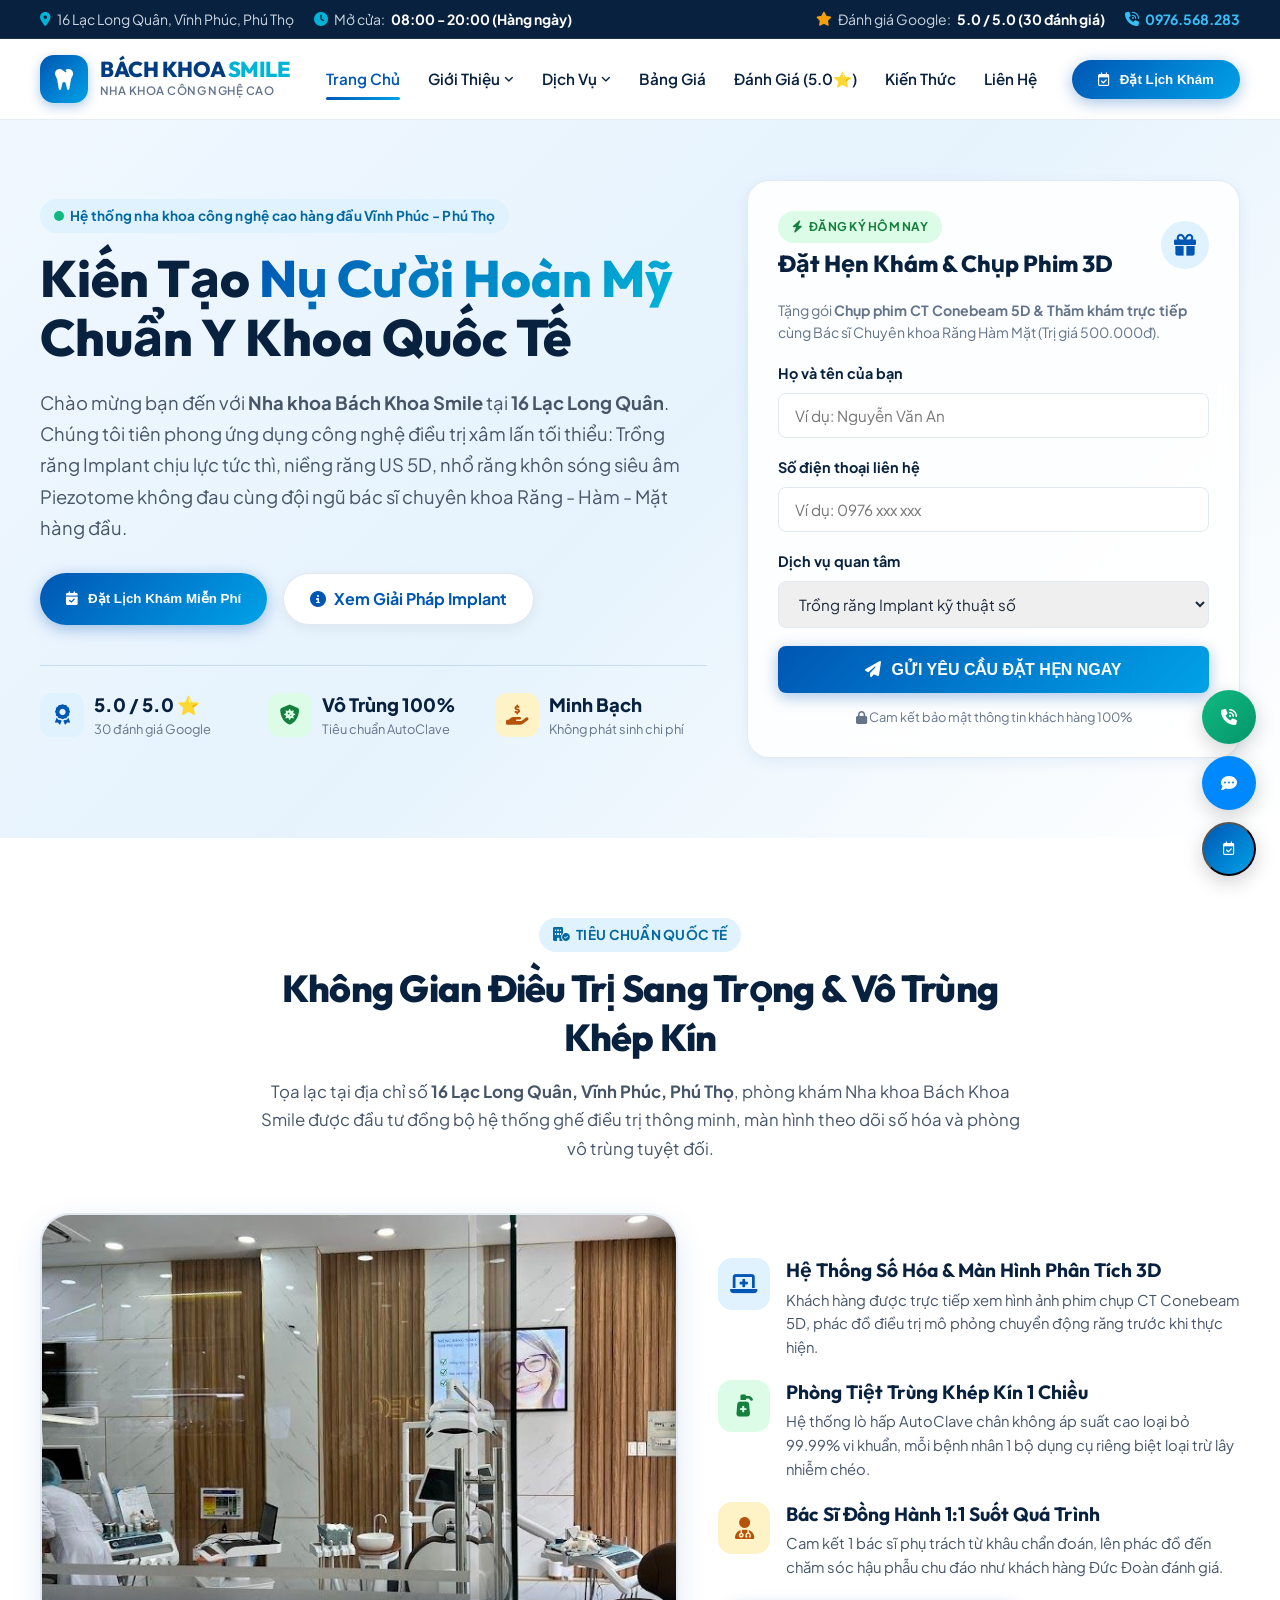
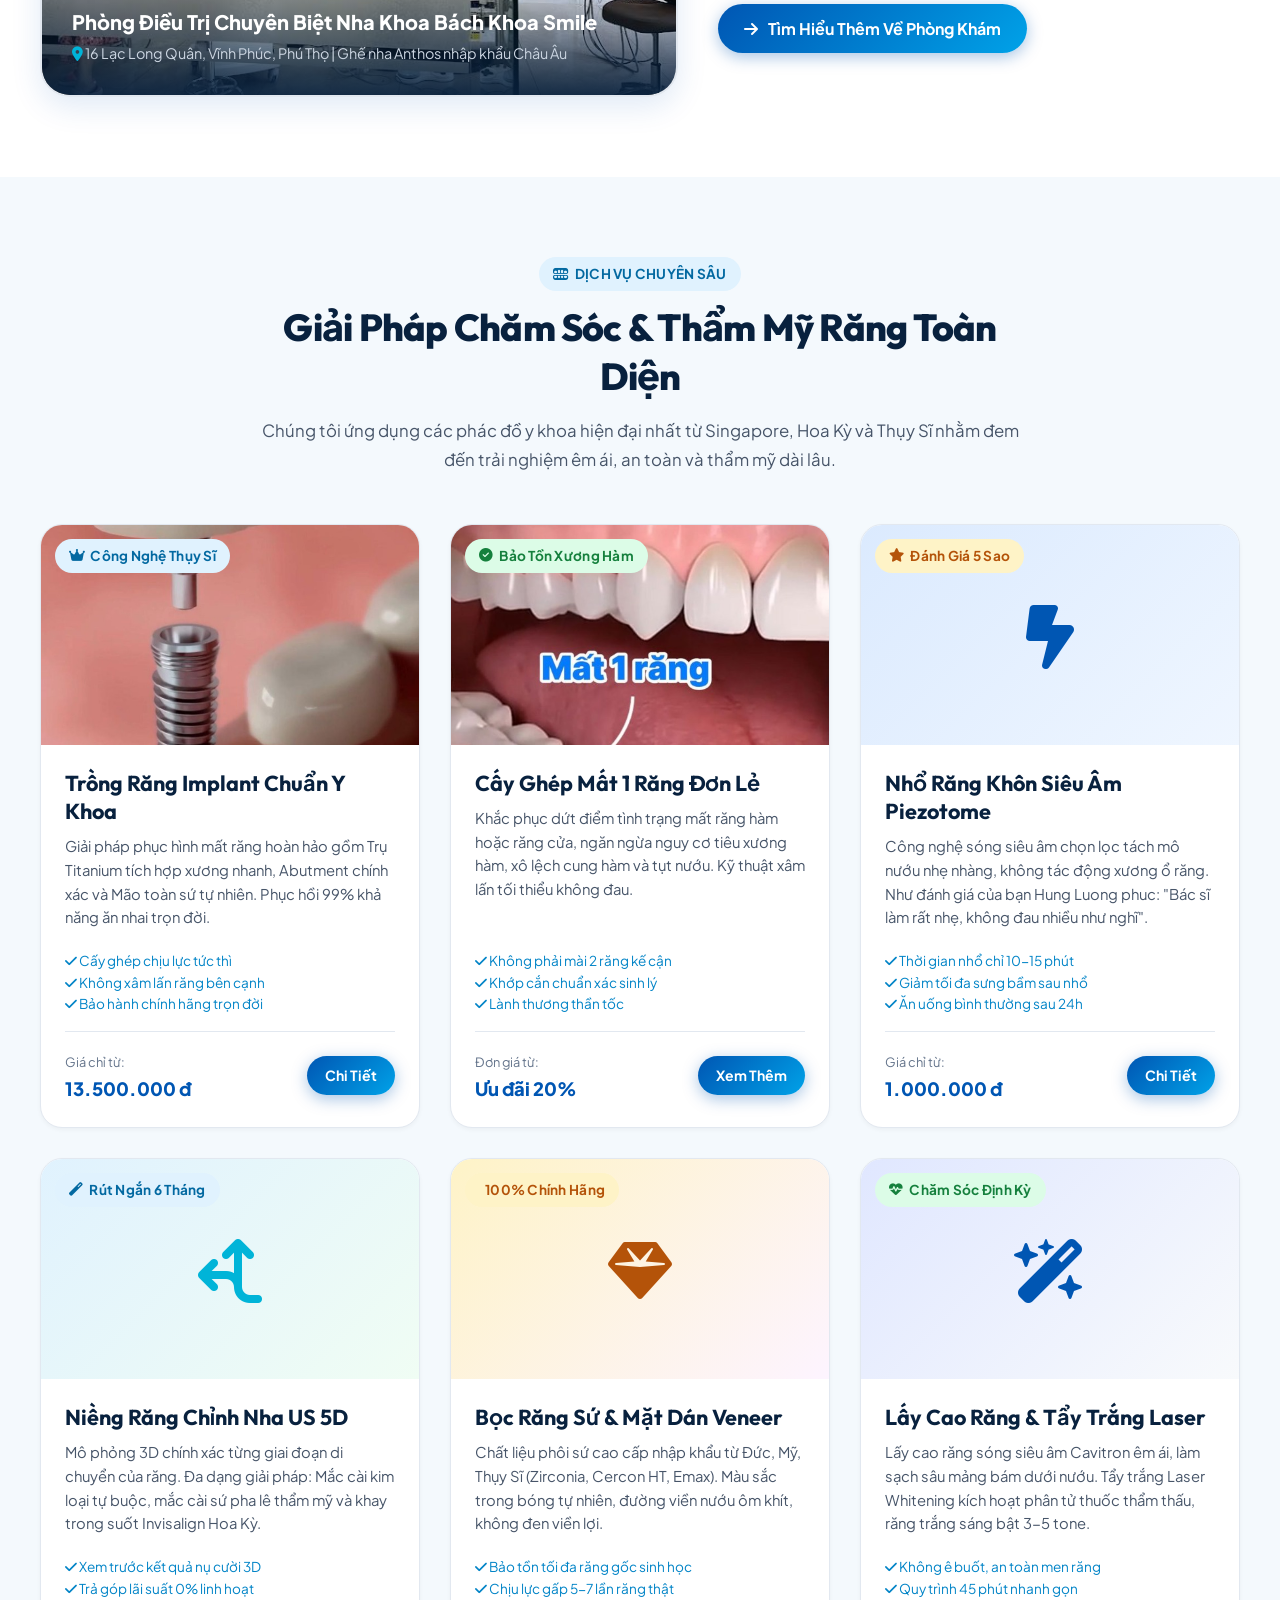
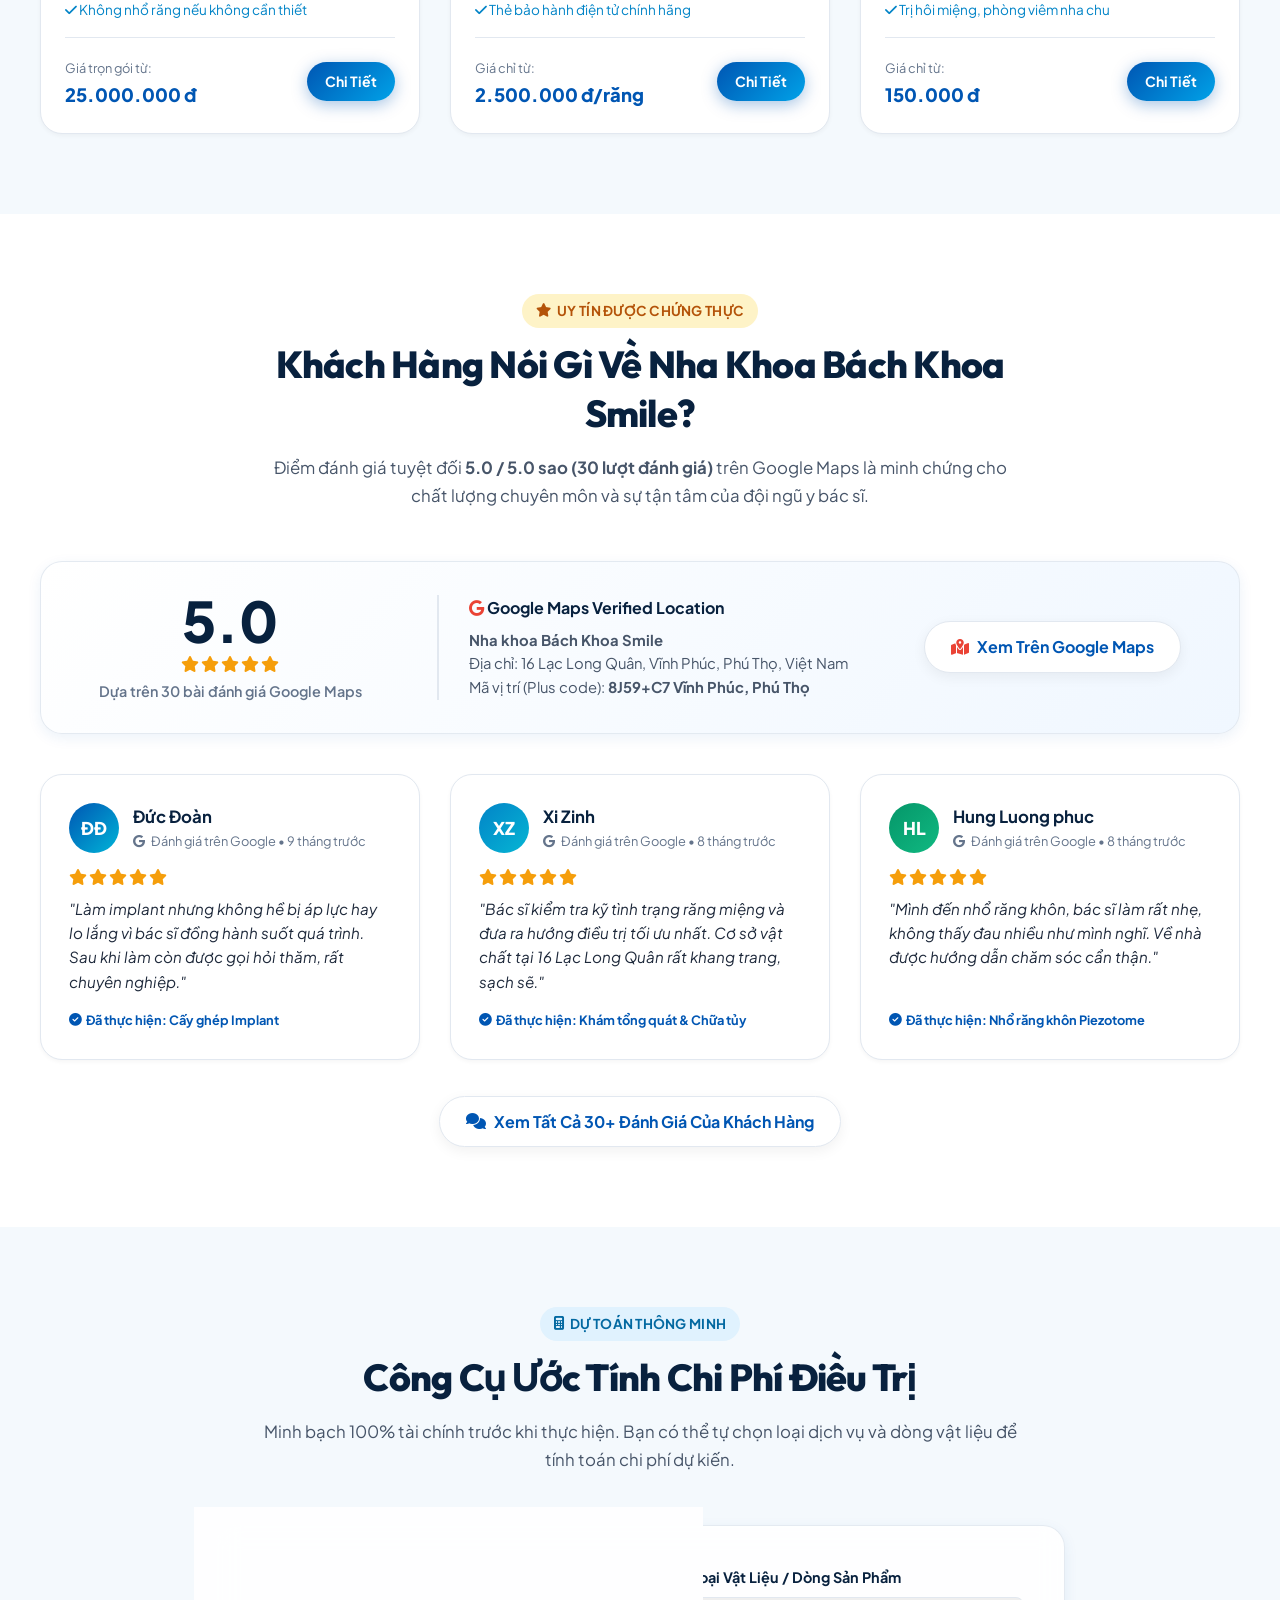
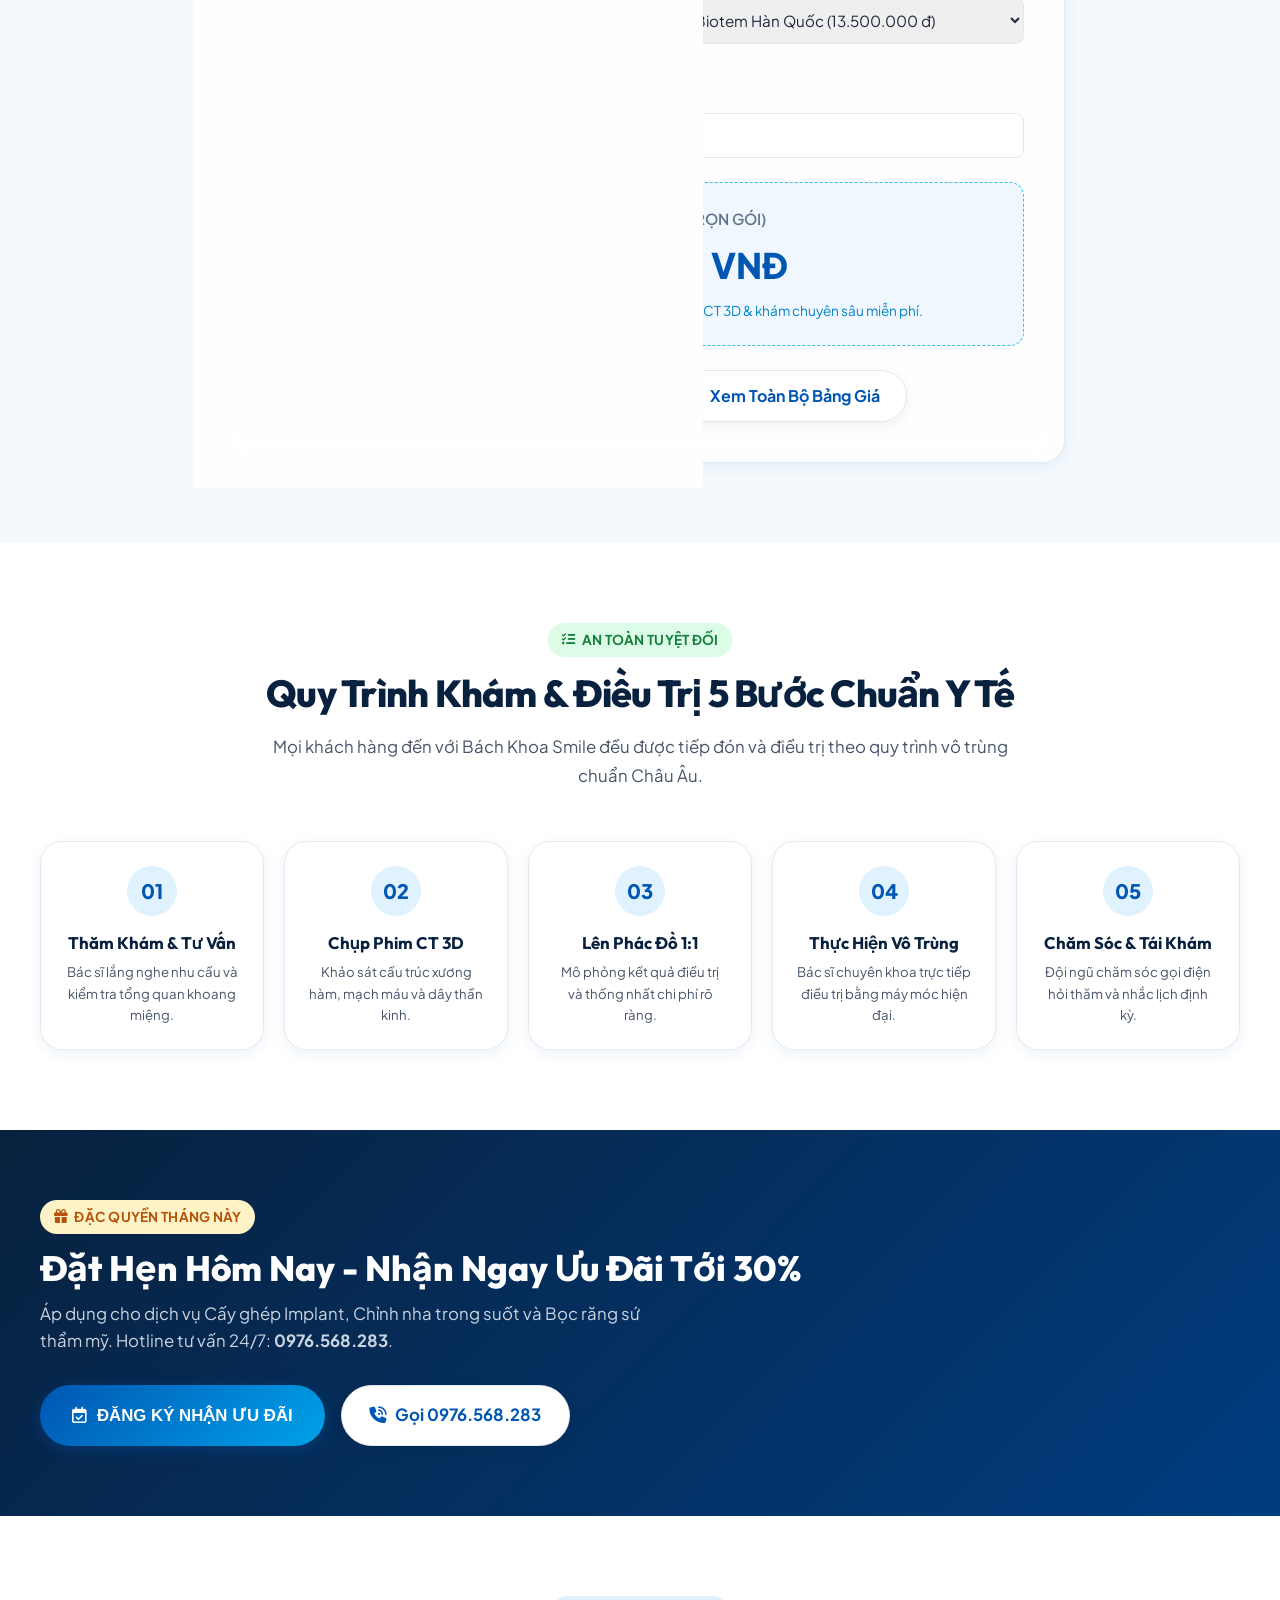
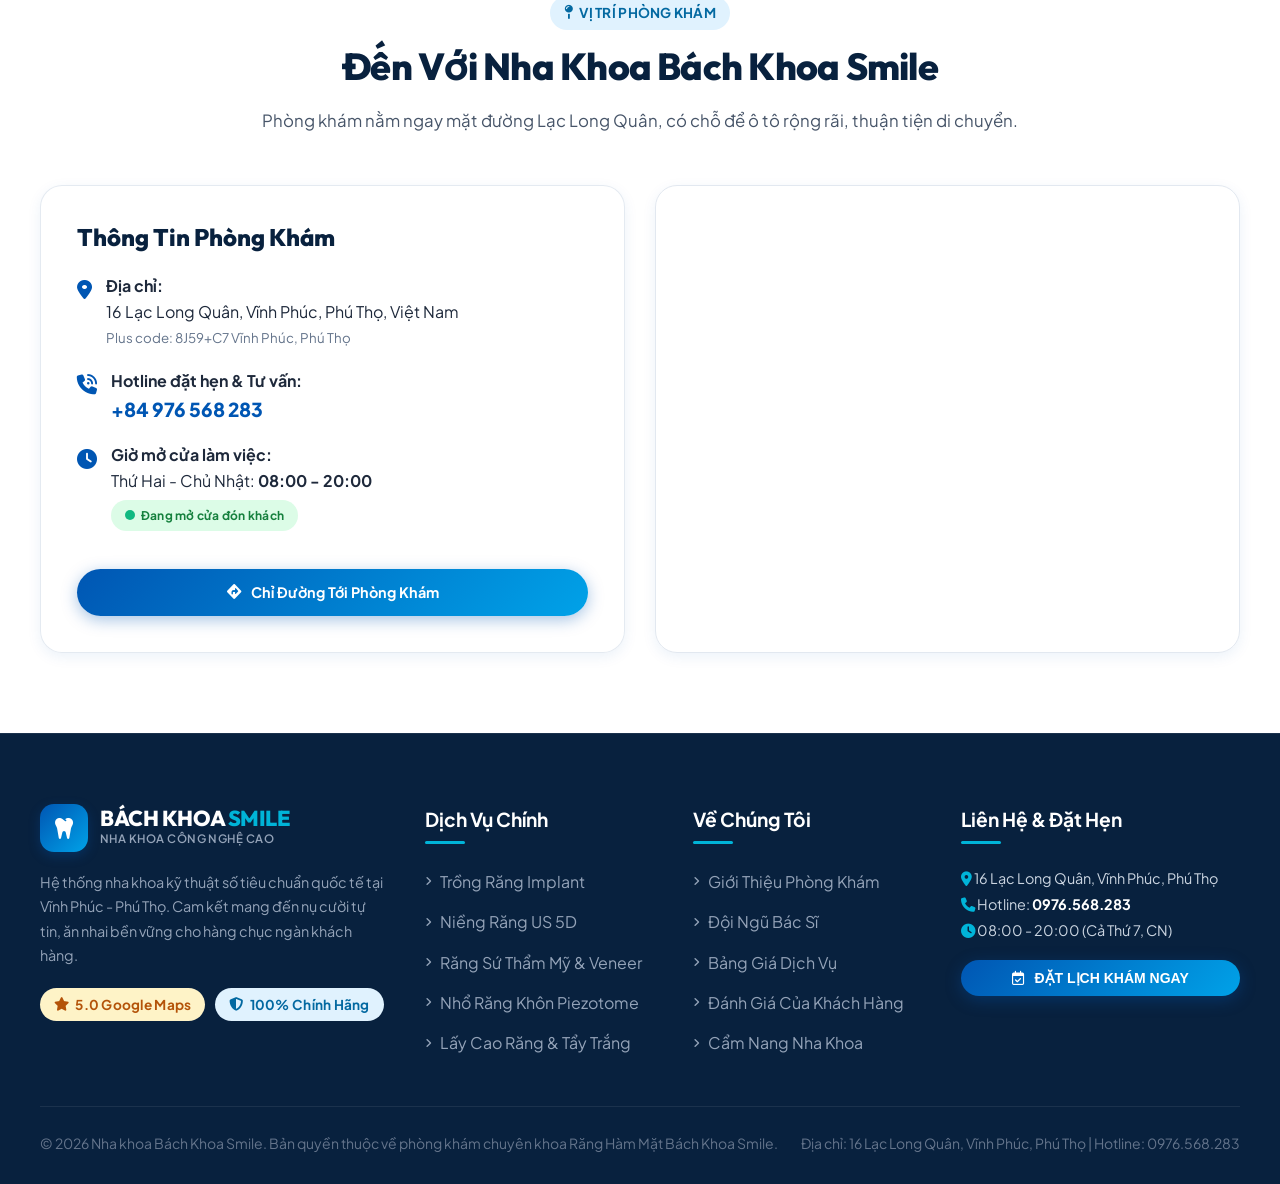
<file: index.html>
<!DOCTYPE html>
<html lang="vi">
<head>
  <meta charset="UTF-8">
  <meta name="viewport" content="width=device-width, initial-scale=1.0">
  <title>Nha khoa Bách Khoa Smile - Trung Tâm Nha Khoa Công Nghệ Cao 16 Lạc Long Quân, Phú Thọ</title>
  <meta name="description" content="Nha khoa Bách Khoa Smile - Đội ngũ bác sĩ chuyên khoa giàu kinh nghiệm, công nghệ cấy ghép Implant chuẩn Thụy Sĩ, niềng răng US 5D, nhổ răng khôn không đau Piezotome. Đánh giá 5.0 sao Google Maps.">
  <link rel="stylesheet" href="assets/css/style.css">
  <link rel="stylesheet" href="https://cdnjs.cloudflare.com/ajax/libs/font-awesome/6.4.0/css/all.min.css">
</head>
<body>

  <!-- Top bar -->
  <div class="topbar">
    <div class="container topbar-content">
      <div style="display: flex; gap: 20px; flex-wrap: wrap;">
        <span class="topbar-item"><i class="fa-solid fa-location-dot" style="color: var(--secondary);"></i> 16 Lạc Long Quân, Vĩnh Phúc, Phú Thọ</span>
        <span class="topbar-item"><i class="fa-solid fa-clock" style="color: var(--secondary);"></i> Mở cửa: <b>08:00 - 20:00 (Hàng ngày)</b></span>
      </div>
      <div style="display: flex; gap: 20px; align-items: center;">
        <span class="topbar-item"><i class="fa-solid fa-star" style="color: #f59e0b;"></i> Đánh giá Google: <b>5.0 / 5.0 (30 đánh giá)</b></span>
        <a href="tel:0976568283" class="topbar-item" style="color: #38bdf8; font-weight: 700;"><i class="fa-solid fa-phone-volume"></i> 0976.568.283</a>
      </div>
    </div>
  </div>

  <!-- Header -->
  <header class="main-header glass-nav">
    <div class="container nav-row">
      <a href="index.html" class="logo-brand">
        <div class="logo-icon-wrap">
          <i class="fa-solid fa-tooth"></i>
        </div>
        <div>
          <div class="logo-text-title">BÁCH KHOA <span>SMILE</span></div>
          <div class="logo-text-sub">Nha Khoa Công Nghệ Cao</div>
        </div>
      </a>

      <!-- Navigation Links -->
      <ul class="nav-links" id="navLinks">
        <li class="nav-item"><a href="index.html" class="nav-link active">Trang Chủ</a></li>
        <li class="nav-item">
          <a href="gioi-thieu.html" class="nav-link">Giới Thiệu <i class="fa-solid fa-angle-down" style="font-size: 11px;"></i></a>
          <div class="dropdown-menu">
            <a href="gioi-thieu.html" class="dropdown-item">
              <div class="dropdown-icon"><i class="fa-solid fa-hospital"></i></div>
              <div>Về Bách Khoa Smile<br><small style="color: var(--slate-muted); font-weight: 400;">Hệ thống nha khoa uy tín</small></div>
            </a>
            <a href="gioi-thieu.html#co-so-vat-chat" class="dropdown-item">
              <div class="dropdown-icon"><i class="fa-solid fa-microscope"></i></div>
              <div>Cơ sở vật chất & Công nghệ<br><small style="color: var(--slate-muted); font-weight: 400;">Trang thiết bị vô trùng chuẩn Đức</small></div>
            </a>
            <a href="doi-ngu-bac-si.html" class="dropdown-item">
              <div class="dropdown-icon"><i class="fa-solid fa-user-doctor"></i></div>
              <div>Đội ngũ bác sĩ chuyên khoa<br><small style="color: var(--slate-muted); font-weight: 400;">Bác sĩ đầu ngành răng hàm mặt</small></div>
            </a>
          </div>
        </li>
        <li class="nav-item">
          <a href="javascript:void(0);" class="nav-link">Dịch Vụ <i class="fa-solid fa-angle-down" style="font-size: 11px;"></i></a>
          <div class="dropdown-menu" style="min-width: 320px;">
            <a href="dich-vu-implant.html" class="dropdown-item">
              <div class="dropdown-icon"><i class="fa-solid fa-screwdriver"></i></div>
              <div>Trồng Răng Implant<br><small style="color: var(--slate-muted); font-weight: 400;">Công nghệ cấy ghép chịu lực tức thì</small></div>
            </a>
            <a href="dich-vu-nieng-rang.html" class="dropdown-item">
              <div class="dropdown-icon"><i class="fa-solid fa-arrows-split-up-and-left"></i></div>
              <div>Niềng Răng - Chỉnh Nha<br><small style="color: var(--slate-muted); font-weight: 400;">Công nghệ US 5D rút ngắn thời gian</small></div>
            </a>
            <a href="dich-vu-rang-su.html" class="dropdown-item">
              <div class="dropdown-icon"><i class="fa-solid fa-gem"></i></div>
              <div>Răng Sứ Thẩm Mỹ & Veneer<br><small style="color: var(--slate-muted); font-weight: 400;">Bảo tồn răng thật tối đa</small></div>
            </a>
            <a href="dich-vu-nho-rang-khon.html" class="dropdown-item">
              <div class="dropdown-icon"><i class="fa-solid fa-bolt-lightning"></i></div>
              <div>Nhổ Răng Khôn Piezotome<br><small style="color: var(--slate-muted); font-weight: 400;">Sóng siêu âm không đau, không sưng</small></div>
            </a>
            <a href="bang-gia.html#tong-quat" class="dropdown-item">
              <div class="dropdown-icon"><i class="fa-solid fa-shield-heart"></i></div>
              <div>Nha Khoa Tổng Quát<br><small style="color: var(--slate-muted); font-weight: 400;">Lấy cao răng, hàn trám răng, chữa tủy</small></div>
            </a>
          </div>
        </li>
        <li class="nav-item"><a href="bang-gia.html" class="nav-link">Bảng Giá</a></li>
        <li class="nav-item"><a href="danh-gia-khach-hang.html" class="nav-link">Đánh Giá (5.0⭐)</a></li>
        <li class="nav-item"><a href="kien-thuc-nha-khoa.html" class="nav-link">Kiến Thức</a></li>
        <li class="nav-item"><a href="lien-he.html" class="nav-link">Liên Hệ</a></li>
      </ul>

      <div style="display: flex; align-items: center; gap: 14px;">
        <button class="btn-primary-gradient btn-open-booking" data-service="Khám tổng quát & Tư vấn">
          <i class="fa-regular fa-calendar-check"></i> Đặt Lịch Khám
        </button>
        <button class="mobile-toggle" id="mobileToggle">
          <i class="fa-solid fa-bars"></i>
        </button>
      </div>
    </div>
  </header>

  <!-- Hero Section -->
  <section style="background: linear-gradient(135deg, #f0f7ff 0%, #e6f3fd 50%, #ffffff 100%); padding: 60px 0 80px 0; position: relative; overflow: hidden;">
    <div class="container">
      <div style="display: grid; grid-template-columns: 1.15fr 0.85fr; gap: 40px; align-items: center;">
        
        <!-- Left Hero Content -->
        <div>
          <div class="badge-pill badge-blue" style="margin-bottom: 16px;">
            <span class="status-dot-active"></span> Hệ thống nha khoa công nghệ cao hàng đầu Vĩnh Phúc - Phú Thọ
          </div>
          <h1 style="font-size: 3.2rem; font-weight: 800; color: var(--navy); line-height: 1.15; margin-bottom: 20px;">
            Kiến Tạo <span style="background: linear-gradient(135deg, #0056b3, #00b4d8); -webkit-background-clip: text; -webkit-text-fill-color: transparent;">Nụ Cười Hoàn Mỹ</span> Chuẩn Y Khoa Quốc Tế
          </h1>
          <p style="font-size: 1.15rem; color: var(--slate-text); line-height: 1.7; margin-bottom: 30px;">
            Chào mừng bạn đến với <b>Nha khoa Bách Khoa Smile</b> tại <b>16 Lạc Long Quân</b>. Chúng tôi tiên phong ứng dụng công nghệ điều trị xâm lấn tối thiểu: Trồng răng Implant chịu lực tức thì, niềng răng US 5D, nhổ răng khôn sóng siêu âm Piezotome không đau cùng đội ngũ bác sĩ chuyên khoa Răng - Hàm - Mặt hàng đầu.
          </p>

          <div style="display: flex; gap: 16px; flex-wrap: wrap; margin-bottom: 40px;">
            <button class="btn-primary-gradient btn-open-booking" data-service="Tư vấn toàn diện">
              <i class="fa-solid fa-calendar-check"></i> Đặt Lịch Khám Miễn Phí
            </button>
            <a href="dich-vu-implant.html" class="btn-secondary-white">
              <i class="fa-solid fa-circle-info"></i> Xem Giải Pháp Implant
            </a>
          </div>

          <!-- Trust Badges -->
          <div style="display: grid; grid-template-columns: repeat(3, 1fr); gap: 16px; padding-top: 24px; border-top: 1px solid rgba(0, 86, 179, 0.15);">
            <div style="display: flex; align-items: center; gap: 10px;">
              <div style="width: 44px; height: 44px; border-radius: 12px; background: #e0f2fe; color: var(--primary); display: flex; align-items: center; justify-content: center; font-size: 20px;">
                <i class="fa-solid fa-award"></i>
              </div>
              <div>
                <div style="font-weight: 800; font-size: 1.15rem; color: var(--navy);">5.0 / 5.0 ⭐</div>
                <div style="font-size: 0.8rem; color: var(--slate-muted);">30 đánh giá Google</div>
              </div>
            </div>

            <div style="display: flex; align-items: center; gap: 10px;">
              <div style="width: 44px; height: 44px; border-radius: 12px; background: #dcfce7; color: #15803d; display: flex; align-items: center; justify-content: center; font-size: 20px;">
                <i class="fa-solid fa-shield-virus"></i>
              </div>
              <div>
                <div style="font-weight: 800; font-size: 1.15rem; color: var(--navy);">Vô Trùng 100%</div>
                <div style="font-size: 0.8rem; color: var(--slate-muted);">Tiêu chuẩn AutoClave</div>
              </div>
            </div>

            <div style="display: flex; align-items: center; gap: 10px;">
              <div style="width: 44px; height: 44px; border-radius: 12px; background: #fef3c7; color: #b45309; display: flex; align-items: center; justify-content: center; font-size: 20px;">
                <i class="fa-solid fa-hand-holding-dollar"></i>
              </div>
              <div>
                <div style="font-weight: 800; font-size: 1.15rem; color: var(--navy);">Minh Bạch</div>
                <div style="font-size: 0.8rem; color: var(--slate-muted);">Không phát sinh chi phí</div>
              </div>
            </div>
          </div>
        </div>

        <!-- Right Hero Form & Actual Clinic Image -->
        <div>
          <div class="glass-card" style="padding: 30px; position: relative;">
            <div style="display: flex; align-items: center; justify-content: space-between; margin-bottom: 20px;">
              <div>
                <span class="badge-pill badge-green" style="font-size: 0.75rem;"><i class="fa-solid fa-bolt"></i> ĐĂNG KÝ HÔM NAY</span>
                <h3 style="font-size: 1.45rem; font-weight: 800; margin-top: 6px; color: var(--navy);">Đặt Hẹn Khám & Chụp Phim 3D</h3>
              </div>
              <div style="width: 48px; height: 48px; border-radius: 50%; background: #e0f2fe; display: flex; align-items: center; justify-content: center; color: var(--primary); font-size: 22px;">
                <i class="fa-solid fa-gift"></i>
              </div>
            </div>

            <p style="font-size: 0.88rem; color: var(--slate-muted); margin-bottom: 18px;">
              Tặng gói <b>Chụp phim CT Conebeam 5D & Thăm khám trực tiếp</b> cùng Bác sĩ Chuyên khoa Răng Hàm Mặt (Trị giá 500.000đ).
            </p>

            <form id="heroBookingForm" onsubmit="event.preventDefault(); showToast('Đã gửi thông tin! Bác sĩ Bách Khoa Smile sẽ gọi lại cho bạn trong 3 phút.', 'success'); this.reset();">
              <div class="form-group">
                <label class="form-label">Họ và tên của bạn</label>
                <input type="text" class="form-control" placeholder="Ví dụ: Nguyễn Văn An" required>
              </div>

              <div class="form-group">
                <label class="form-label">Số điện thoại liên hệ</label>
                <input type="tel" class="form-control" placeholder="Ví dụ: 0976 xxx xxx" required pattern="[0-9]{9,11}">
              </div>

              <div class="form-group">
                <label class="form-label">Dịch vụ quan tâm</label>
                <select class="form-control">
                  <option value="Cấy ghép Implant">Trồng răng Implant kỹ thuật số</option>
                  <option value="Niềng răng Chỉnh nha">Niềng răng thẩm mỹ (US 5D / Invisalign)</option>
                  <option value="Răng sứ thẩm mỹ">Bọc răng sứ / Dán sứ Veneer</option>
                  <option value="Nhổ răng khôn Piezotome">Nhổ răng khôn không đau Piezotome</option>
                  <option value="Khám tổng quát & Tẩy trắng">Lấy cao răng & Tẩy trắng Laser Whitening</option>
                </select>
              </div>

              <button type="submit" class="btn-primary-gradient" style="width: 100%; border-radius: var(--radius-sm); padding: 14px; font-size: 1rem;">
                <i class="fa-solid fa-paper-plane"></i> GỬI YÊU CẦU ĐẶT HẸN NGAY
              </button>

              <div style="text-align: center; margin-top: 14px; font-size: 0.8rem; color: var(--slate-muted);">
                <i class="fa-solid fa-lock"></i> Cam kết bảo mật thông tin khách hàng 100%
              </div>
            </form>
          </div>
        </div>

      </div>
    </div>
  </section>

  <!-- Section: Cơ Sở Phòng Khám Thực Tế & Công Nghệ Hiện Đại -->
  <section class="section section-white" id="co-so-phong-kham">
    <div class="container">
      <div class="section-header">
        <span class="badge-pill badge-blue"><i class="fa-solid fa-building-circle-check"></i> TIÊU CHUẨN QUỐC TẾ</span>
        <h2 class="section-title">Không Gian Điều Trị Sang Trọng & Vô Trùng Khép Kín</h2>
        <p class="section-desc">Tọa lạc tại địa chỉ số <b>16 Lạc Long Quân, Vĩnh Phúc, Phú Thọ</b>, phòng khám Nha khoa Bách Khoa Smile được đầu tư đồng bộ hệ thống ghế điều trị thông minh, màn hình theo dõi số hóa và phòng vô trùng tuyệt đối.</p>
      </div>

      <div style="display: grid; grid-template-columns: 1.1fr 0.9fr; gap: 40px; align-items: center;">
        <div style="position: relative; border-radius: var(--radius-xl); overflow: hidden; box-shadow: var(--shadow-lg); border: 2px solid #e2e8f0;">
          <img src="assets/images/phong-kham-thuc-te.jpg" alt="Không gian phòng khám thực tế Nha khoa Bách Khoa Smile tại 16 Lạc Long Quân" style="width: 100%; height: 480px; object-fit: cover;">
          <div style="position: absolute; bottom: 0; left: 0; right: 0; background: linear-gradient(180deg, transparent 0%, rgba(8, 33, 62, 0.92) 100%); padding: 30px; color: #fff;">
            <div style="font-weight: 800; font-size: 1.25rem; margin-bottom: 4px;">Phòng Điều Trị Chuyên Biệt Nha Khoa Bách Khoa Smile</div>
            <div style="font-size: 0.9rem; color: #cbd5e1;"><i class="fa-solid fa-location-dot" style="color: var(--secondary);"></i> 16 Lạc Long Quân, Vĩnh Phúc, Phú Thọ | Ghế nha Anthos nhập khẩu Châu Âu</div>
          </div>
        </div>

        <div>
          <div style="margin-bottom: 24px;">
            <div style="display: flex; gap: 16px; margin-bottom: 20px;">
              <div style="width: 52px; height: 52px; border-radius: 14px; background: #e0f2fe; color: var(--primary); display: flex; align-items: center; justify-content: center; font-size: 22px; flex-shrink: 0;">
                <i class="fa-solid fa-laptop-medical"></i>
              </div>
              <div>
                <h4 style="font-size: 1.2rem; font-weight: 700; margin-bottom: 6px;">Hệ Thống Số Hóa & Màn Hình Phân Tích 3D</h4>
                <p style="color: var(--slate-text); font-size: 0.925rem;">Khách hàng được trực tiếp xem hình ảnh phim chụp CT Conebeam 5D, phác đồ điều trị mô phỏng chuyển động răng trước khi thực hiện.</p>
              </div>
            </div>

            <div style="display: flex; gap: 16px; margin-bottom: 20px;">
              <div style="width: 52px; height: 52px; border-radius: 14px; background: #dcfce7; color: #15803d; display: flex; align-items: center; justify-content: center; font-size: 22px; flex-shrink: 0;">
                <i class="fa-solid fa-pump-medical"></i>
              </div>
              <div>
                <h4 style="font-size: 1.2rem; font-weight: 700; margin-bottom: 6px;">Phòng Tiệt Trùng Khép Kín 1 Chiều</h4>
                <p style="color: var(--slate-text); font-size: 0.925rem;">Hệ thống lò hấp AutoClave chân không áp suất cao loại bỏ 99.99% vi khuẩn, mỗi bệnh nhân 1 bộ dụng cụ riêng biệt loại trừ lây nhiễm chéo.</p>
              </div>
            </div>

            <div style="display: flex; gap: 16px; margin-bottom: 20px;">
              <div style="width: 52px; height: 52px; border-radius: 14px; background: #fef3c7; color: #b45309; display: flex; align-items: center; justify-content: center; font-size: 22px; flex-shrink: 0;">
                <i class="fa-solid fa-user-doctor"></i>
              </div>
              <div>
                <h4 style="font-size: 1.2rem; font-weight: 700; margin-bottom: 6px;">Bác Sĩ Đồng Hành 1:1 Suốt Quá Trình</h4>
                <p style="color: var(--slate-text); font-size: 0.925rem;">Cam kết 1 bác sĩ phụ trách từ khâu chẩn đoán, lên phác đồ đến chăm sóc hậu phẫu chu đáo như khách hàng Đức Đoàn đánh giá.</p>
              </div>
            </div>
          </div>

          <a href="gioi-thieu.html" class="btn-primary-gradient">
            <i class="fa-solid fa-arrow-right"></i> Tìm Hiểu Thêm Về Phòng Khám
          </a>
        </div>
      </div>
    </div>
  </section>

  <!-- Section: Danh Mục Dịch Vụ Mũi Nhọn (Full Cards) -->
  <section class="section section-light" id="dich-vu">
    <div class="container">
      <div class="section-header">
        <span class="badge-pill badge-blue"><i class="fa-solid fa-teeth-open"></i> DỊCH VỤ CHUYÊN SÂU</span>
        <h2 class="section-title">Giải Pháp Chăm Sóc & Thẩm Mỹ Răng Toàn Diện</h2>
        <p class="section-desc">Chúng tôi ứng dụng các phác đồ y khoa hiện đại nhất từ Singapore, Hoa Kỳ và Thụy Sĩ nhằm đem đến trải nghiệm êm ái, an toàn và thẩm mỹ dài lâu.</p>
      </div>

      <div class="grid-3">

        <!-- Dịch vụ 1: Trồng Răng Implant -->
        <div class="service-card">
          <div class="service-img-wrap">
            <span class="badge-pill badge-blue service-badge"><i class="fa-solid fa-crown"></i> Công Nghệ Thụy Sĩ</span>
            <img src="assets/images/cau-tao-implant.jpg" alt="Trồng răng Implant Bách Khoa Smile" class="service-img">
          </div>
          <div class="service-body">
            <h3 class="service-title">Trồng Răng Implant Chuẩn Y Khoa</h3>
            <p class="service-excerpt">
              Giải pháp phục hình mất răng hoàn hảo gồm Trụ Titanium tích hợp xương nhanh, Abutment chính xác và Mão toàn sứ tự nhiên. Phục hồi 99% khả năng ăn nhai trọn đời.
            </p>
            <div style="margin-bottom: 16px; font-size: 0.85rem; color: #0284c7;">
              <i class="fa-solid fa-check"></i> Cấy ghép chịu lực tức thì<br>
              <i class="fa-solid fa-check"></i> Không xâm lấn răng bên cạnh<br>
              <i class="fa-solid fa-check"></i> Bảo hành chính hãng trọn đời
            </div>
            <div class="service-footer">
              <div>
                <span style="font-size: 0.8rem; color: var(--slate-muted);">Giá chỉ từ:</span>
                <div class="service-price">13.500.000 đ</div>
              </div>
              <a href="dich-vu-implant.html" class="btn-primary-gradient" style="padding: 8px 18px; font-size: 0.875rem;">Chi Tiết</a>
            </div>
          </div>
        </div>

        <!-- Dịch vụ 2: Phục Hồi Mất 1 Răng & Nhiều Răng -->
        <div class="service-card">
          <div class="service-img-wrap">
            <span class="badge-pill badge-green service-badge"><i class="fa-solid fa-circle-check"></i> Bảo Tồn Xương Hàm</span>
            <img src="assets/images/mat-1-rang.jpg" alt="Phục hình mất 1 răng tại Bách Khoa Smile" class="service-img">
          </div>
          <div class="service-body">
            <h3 class="service-title">Cấy Ghép Mất 1 Răng Đơn Lẻ</h3>
            <p class="service-excerpt">
              Khắc phục dứt điểm tình trạng mất răng hàm hoặc răng cửa, ngăn ngừa nguy cơ tiêu xương hàm, xô lệch cung hàm và tụt nướu. Kỹ thuật xâm lấn tối thiểu không đau.
            </p>
            <div style="margin-bottom: 16px; font-size: 0.85rem; color: #0284c7;">
              <i class="fa-solid fa-check"></i> Không phải mài 2 răng kế cận<br>
              <i class="fa-solid fa-check"></i> Khớp cắn chuẩn xác sinh lý<br>
              <i class="fa-solid fa-check"></i> Lành thương thần tốc
            </div>
            <div class="service-footer">
              <div>
                <span style="font-size: 0.8rem; color: var(--slate-muted);">Đơn giá từ:</span>
                <div class="service-price">Ưu đãi 20%</div>
              </div>
              <a href="dich-vu-implant.html#mat-1-rang" class="btn-primary-gradient" style="padding: 8px 18px; font-size: 0.875rem;">Xem Thêm</a>
            </div>
          </div>
        </div>

        <!-- Dịch vụ 3: Nhổ Răng Khôn Piezotome -->
        <div class="service-card">
          <div class="service-img-wrap" style="background: linear-gradient(135deg, #dbeafe, #eff6ff); display: flex; align-items: center; justify-content: center;">
            <span class="badge-pill badge-gold service-badge"><i class="fa-solid fa-star"></i> Đánh Giá 5 Sao</span>
            <div style="font-size: 64px; color: var(--primary);"><i class="fa-solid fa-bolt-lightning"></i></div>
          </div>
          <div class="service-body">
            <h3 class="service-title">Nhổ Răng Khôn Siêu Âm Piezotome</h3>
            <p class="service-excerpt">
              Công nghệ sóng siêu âm chọn lọc tách mô nướu nhẹ nhàng, không tác động xương ổ răng. Như đánh giá của bạn Hung Luong phuc: "Bác sĩ làm rất nhẹ, không đau nhiều như nghĩ".
            </p>
            <div style="margin-bottom: 16px; font-size: 0.85rem; color: #0284c7;">
              <i class="fa-solid fa-check"></i> Thời gian nhổ chỉ 10-15 phút<br>
              <i class="fa-solid fa-check"></i> Giảm tối đa sưng bầm sau nhổ<br>
              <i class="fa-solid fa-check"></i> Ăn uống bình thường sau 24h
            </div>
            <div class="service-footer">
              <div>
                <span style="font-size: 0.8rem; color: var(--slate-muted);">Giá chỉ từ:</span>
                <div class="service-price">1.000.000 đ</div>
              </div>
              <a href="dich-vu-nho-rang-khon.html" class="btn-primary-gradient" style="padding: 8px 18px; font-size: 0.875rem;">Chi Tiết</a>
            </div>
          </div>
        </div>

        <!-- Dịch vụ 4: Niềng Răng US 5D -->
        <div class="service-card">
          <div class="service-img-wrap" style="background: linear-gradient(135deg, #e0f2fe, #f0fdf4); display: flex; align-items: center; justify-content: center;">
            <span class="badge-pill badge-blue service-badge"><i class="fa-solid fa-magic"></i> Rút Ngắn 6 Tháng</span>
            <div style="font-size: 64px; color: var(--secondary);"><i class="fa-solid fa-arrows-split-up-and-left"></i></div>
          </div>
          <div class="service-body">
            <h3 class="service-title">Niềng Răng Chỉnh Nha US 5D</h3>
            <p class="service-excerpt">
              Mô phỏng 3D chính xác từng giai đoạn di chuyển của răng. Đa dạng giải pháp: Mắc cài kim loại tự buộc, mắc cài sứ pha lê thẩm mỹ và khay trong suốt Invisalign Hoa Kỳ.
            </p>
            <div style="margin-bottom: 16px; font-size: 0.85rem; color: #0284c7;">
              <i class="fa-solid fa-check"></i> Xem trước kết quả nụ cười 3D<br>
              <i class="fa-solid fa-check"></i> Trả góp lãi suất 0% linh hoạt<br>
              <i class="fa-solid fa-check"></i> Không nhổ răng nếu không cần thiết
            </div>
            <div class="service-footer">
              <div>
                <span style="font-size: 0.8rem; color: var(--slate-muted);">Giá trọn gói từ:</span>
                <div class="service-price">25.000.000 đ</div>
              </div>
              <a href="dich-vu-nieng-rang.html" class="btn-primary-gradient" style="padding: 8px 18px; font-size: 0.875rem;">Chi Tiết</a>
            </div>
          </div>
        </div>

        <!-- Dịch vụ 5: Răng Sứ Thẩm Mỹ & Veneer -->
        <div class="service-card">
          <div class="service-img-wrap" style="background: linear-gradient(135deg, #fef3c7, #fdf4ff); display: flex; align-items: center; justify-content: center;">
            <span class="badge-pill badge-gold service-badge"><i class="fa-solid fa-sparkles"></i> 100% Chính Hãng</span>
            <div style="font-size: 64px; color: #b45309;"><i class="fa-solid fa-gem"></i></div>
          </div>
          <div class="service-body">
            <h3 class="service-title">Bọc Răng Sứ & Mặt Dán Veneer</h3>
            <p class="service-excerpt">
              Chất liệu phôi sứ cao cấp nhập khẩu từ Đức, Mỹ, Thụy Sĩ (Zirconia, Cercon HT, Emax). Màu sắc trong bóng tự nhiên, đường viền nướu ôm khít, không đen viền lợi.
            </p>
            <div style="margin-bottom: 16px; font-size: 0.85rem; color: #0284c7;">
              <i class="fa-solid fa-check"></i> Bảo tồn tối đa răng gốc sinh học<br>
              <i class="fa-solid fa-check"></i> Chịu lực gấp 5-7 lần răng thật<br>
              <i class="fa-solid fa-check"></i> Thẻ bảo hành điện tử chính hãng
            </div>
            <div class="service-footer">
              <div>
                <span style="font-size: 0.8rem; color: var(--slate-muted);">Giá chỉ từ:</span>
                <div class="service-price">2.500.000 đ/răng</div>
              </div>
              <a href="dich-vu-rang-su.html" class="btn-primary-gradient" style="padding: 8px 18px; font-size: 0.875rem;">Chi Tiết</a>
            </div>
          </div>
        </div>

        <!-- Dịch vụ 6: Nha Khoa Tổng Quát & Tẩy Trắng -->
        <div class="service-card">
          <div class="service-img-wrap" style="background: linear-gradient(135deg, #e0e7ff, #f8fafc); display: flex; align-items: center; justify-content: center;">
            <span class="badge-pill badge-green service-badge"><i class="fa-solid fa-heart-pulse"></i> Chăm Sóc Định Kỳ</span>
            <div style="font-size: 64px; color: var(--primary);"><i class="fa-solid fa-wand-magic-sparkles"></i></div>
          </div>
          <div class="service-body">
            <h3 class="service-title">Lấy Cao Răng & Tẩy Trắng Laser</h3>
            <p class="service-excerpt">
              Lấy cao răng sóng siêu âm Cavitron êm ái, làm sạch sâu mảng bám dưới nướu. Tẩy trắng Laser Whitening kích hoạt phân tử thuốc thẩm thấu, răng trắng sáng bật 3-5 tone.
            </p>
            <div style="margin-bottom: 16px; font-size: 0.85rem; color: #0284c7;">
              <i class="fa-solid fa-check"></i> Không ê buốt, an toàn men răng<br>
              <i class="fa-solid fa-check"></i> Quy trình 45 phút nhanh gọn<br>
              <i class="fa-solid fa-check"></i> Trị hôi miệng, phòng viêm nha chu
            </div>
            <div class="service-footer">
              <div>
                <span style="font-size: 0.8rem; color: var(--slate-muted);">Giá chỉ từ:</span>
                <div class="service-price">150.000 đ</div>
              </div>
              <a href="bang-gia.html#tong-quat" class="btn-primary-gradient" style="padding: 8px 18px; font-size: 0.875rem;">Chi Tiết</a>
            </div>
          </div>
        </div>

      </div>
    </div>
  </section>

  <!-- Section: Đánh Giá Thực Tế Từ Khách Hàng (5.0 Google Maps) -->
  <section class="section section-white" id="danh-gia">
    <div class="container">
      <div class="section-header">
        <span class="badge-pill badge-gold"><i class="fa-solid fa-star"></i> UY TÍN ĐƯỢC CHỨNG THỰC</span>
        <h2 class="section-title">Khách Hàng Nói Gì Về Nha Khoa Bách Khoa Smile?</h2>
        <p class="section-desc">Điểm đánh giá tuyệt đối <b>5.0 / 5.0 sao (30 lượt đánh giá)</b> trên Google Maps là minh chứng cho chất lượng chuyên môn và sự tận tâm của đội ngũ y bác sĩ.</p>
      </div>

      <!-- Rating summary card -->
      <div class="glass-card" style="padding: 30px; margin-bottom: 40px; background: linear-gradient(135deg, #ffffff 0%, #f0f7ff 100%);">
        <div style="display: flex; align-items: center; justify-content: space-around; flex-wrap: wrap; gap: 20px;">
          <div style="text-align: center;">
            <div style="font-size: 3.5rem; font-weight: 900; color: var(--navy); line-height: 1;">5.0</div>
            <div class="star-rating" style="justify-content: center; margin: 8px 0;">
              <i class="fa-solid fa-star"></i>
              <i class="fa-solid fa-star"></i>
              <i class="fa-solid fa-star"></i>
              <i class="fa-solid fa-star"></i>
              <i class="fa-solid fa-star"></i>
            </div>
            <div style="color: var(--slate-muted); font-size: 0.9rem; font-weight: 600;">Dựa trên 30 bài đánh giá Google Maps</div>
          </div>

          <div style="border-left: 2px solid #e2e8f0; padding-left: 30px; max-width: 450px;">
            <div style="font-weight: 700; color: var(--navy); margin-bottom: 8px;"><i class="fa-brands fa-google" style="color: #ea4335;"></i> Google Maps Verified Location</div>
            <div style="font-size: 0.925rem; color: var(--slate-text);">
              <b>Nha khoa Bách Khoa Smile</b><br>
              Địa chỉ: 16 Lạc Long Quân, Vĩnh Phúc, Phú Thọ, Việt Nam<br>
              Mã vị trí (Plus code): <b>8J59+C7 Vĩnh Phúc, Phú Thọ</b>
            </div>
          </div>

          <div>
            <a href="https://maps.google.com" target="_blank" class="btn-secondary-white">
              <i class="fa-solid fa-map-location-dot" style="color: #ea4335;"></i> Xem Trên Google Maps
            </a>
          </div>
        </div>
      </div>

      <!-- User Reviews Cards -->
      <div class="grid-3">

        <!-- Review 1: Đức Đoàn -->
        <div class="review-card">
          <div class="review-header">
            <div class="review-avatar">ĐĐ</div>
            <div>
              <div class="review-author">Đức Đoàn</div>
              <div class="review-meta"><i class="fa-brands fa-google"></i> Đánh giá trên Google • 9 tháng trước</div>
            </div>
          </div>
          <div class="star-rating">
            <i class="fa-solid fa-star"></i>
            <i class="fa-solid fa-star"></i>
            <i class="fa-solid fa-star"></i>
            <i class="fa-solid fa-star"></i>
            <i class="fa-solid fa-star"></i>
          </div>
          <div class="review-body">
            "Làm implant nhưng không hề bị áp lực hay lo lắng vì bác sĩ đồng hành suốt quá trình. Sau khi làm còn được gọi hỏi thăm, rất chuyên nghiệp."
          </div>
          <div class="review-tag"><i class="fa-solid fa-check-circle"></i> Đã thực hiện: Cấy ghép Implant</div>
        </div>

        <!-- Review 2: Xi Zinh -->
        <div class="review-card">
          <div class="review-header">
            <div class="review-avatar" style="background: linear-gradient(135deg, #0284c7, #06b6d4);">XZ</div>
            <div>
              <div class="review-author">Xi Zinh</div>
              <div class="review-meta"><i class="fa-brands fa-google"></i> Đánh giá trên Google • 8 tháng trước</div>
            </div>
          </div>
          <div class="star-rating">
            <i class="fa-solid fa-star"></i>
            <i class="fa-solid fa-star"></i>
            <i class="fa-solid fa-star"></i>
            <i class="fa-solid fa-star"></i>
            <i class="fa-solid fa-star"></i>
          </div>
          <div class="review-body">
            "Bác sĩ kiểm tra kỹ tình trạng răng miệng và đưa ra hướng điều trị tối ưu nhất. Cơ sở vật chất tại 16 Lạc Long Quân rất khang trang, sạch sẽ."
          </div>
          <div class="review-tag"><i class="fa-solid fa-check-circle"></i> Đã thực hiện: Khám tổng quát & Chữa tủy</div>
        </div>

        <!-- Review 3: Hung Luong phuc -->
        <div class="review-card">
          <div class="review-header">
            <div class="review-avatar" style="background: linear-gradient(135deg, #059669, #10b981);">HL</div>
            <div>
              <div class="review-author">Hung Luong phuc</div>
              <div class="review-meta"><i class="fa-brands fa-google"></i> Đánh giá trên Google • 8 tháng trước</div>
            </div>
          </div>
          <div class="star-rating">
            <i class="fa-solid fa-star"></i>
            <i class="fa-solid fa-star"></i>
            <i class="fa-solid fa-star"></i>
            <i class="fa-solid fa-star"></i>
            <i class="fa-solid fa-star"></i>
          </div>
          <div class="review-body">
            "Mình đến nhổ răng khôn, bác sĩ làm rất nhẹ, không thấy đau nhiều như mình nghĩ. Về nhà được hướng dẫn chăm sóc cẩn thận."
          </div>
          <div class="review-tag"><i class="fa-solid fa-check-circle"></i> Đã thực hiện: Nhổ răng khôn Piezotome</div>
        </div>

      </div>

      <div style="text-align: center; margin-top: 36px;">
        <a href="danh-gia-khach-hang.html" class="btn-secondary-white">
          <i class="fa-solid fa-comments"></i> Xem Tất Cả 30+ Đánh Giá Của Khách Hàng
        </a>
      </div>
    </div>
  </section>

  <!-- Interactive Dental Cost Calculator -->
  <section class="section section-light" id="du-toan-chi-phi">
    <div class="container">
      <div class="section-header">
        <span class="badge-pill badge-blue"><i class="fa-solid fa-calculator"></i> DỰ TOÁN THÔNG MINH</span>
        <h2 class="section-title">Công Cụ Ước Tính Chi Phí Điều Trị</h2>
        <p class="section-desc">Minh bạch 100% tài chính trước khi thực hiện. Bạn có thể tự chọn loại dịch vụ và dòng vật liệu để tính toán chi phí dự kiến.</p>
      </div>

      <div class="glass-card" style="max-width: 850px; margin: 0 auto; padding: 40px;">
        <form id="costCalculatorForm">
          <div style="display: grid; grid-template-columns: repeat(2, 1fr); gap: 20px; margin-bottom: 20px;">
            <div class="form-group">
              <label class="form-label">Chọn Hạng Mục Dịch Vụ</label>
              <select id="calcService" class="form-control">
                <option value="implant">Cấy Ghép Implant</option>
                <option value="niengrang">Niềng Răng - Chỉnh Nha</option>
                <option value="rangsu">Bọc Răng Sứ / Veneer</option>
                <option value="nhorang">Nhổ Răng Khôn Piezotome</option>
              </select>
            </div>

            <div class="form-group">
              <label class="form-label">Chọn Loại Vật Liệu / Dòng Sản Phẩm</label>
              <select id="calcSubtype" class="form-control"></select>
            </div>
          </div>

          <div class="form-group" style="margin-bottom: 24px;">
            <label class="form-label">Số Lượng Răng / Đơn Vị (Răng hoặc Hàm)</label>
            <input type="number" id="calcQuantity" class="form-control" value="1" min="1" max="32">
          </div>

          <div style="background: #f0f7ff; border: 1.5px dashed #38bdf8; border-radius: var(--radius-md); padding: 24px; text-align: center; margin-bottom: 24px;">
            <div style="font-size: 0.95rem; color: var(--slate-muted); font-weight: 600; margin-bottom: 6px;">TỔNG CHI PHÍ DỰ KIẾN (TRỌN GÓI)</div>
            <div id="calcTotalResult" style="font-size: 2.2rem; font-weight: 800; color: var(--primary);">13.500.000 VNĐ</div>
            <div id="calcNoteResult" style="font-size: 0.85rem; color: #0284c7; margin-top: 6px;">* Miễn phí gói chụp phim CT Conebeam 5D & khám chuyên sâu cùng Bác sĩ.</div>
          </div>

          <div style="display: flex; gap: 16px; justify-content: center;">
            <button type="button" class="btn-primary-gradient btn-open-booking" data-service="Đặt hẹn theo bảng dự toán">
              <i class="fa-solid fa-calendar-check"></i> Đặt Lịch Áp Dụng Mức Giá Này
            </button>
            <a href="bang-gia.html" class="btn-secondary-white">
              <i class="fa-solid fa-list-check"></i> Xem Toàn Bộ Bảng Giá
            </a>
          </div>
        </form>
      </div>
    </div>
  </section>

  <!-- Section: Quy Trình Chuẩn Y Khoa 5 Bước -->
  <section class="section section-white">
    <div class="container">
      <div class="section-header">
        <span class="badge-pill badge-green"><i class="fa-solid fa-list-check"></i> AN TOÀN TUYỆT ĐỐI</span>
        <h2 class="section-title">Quy Trình Khám & Điều Trị 5 Bước Chuẩn Y Tế</h2>
        <p class="section-desc">Mọi khách hàng đến với Bách Khoa Smile đều được tiếp đón và điều trị theo quy trình vô trùng chuẩn Châu Âu.</p>
      </div>

      <div style="display: grid; grid-template-columns: repeat(5, 1fr); gap: 20px;">
        <div class="glass-card" style="padding: 24px; text-align: center;">
          <div style="width: 50px; height: 50px; border-radius: 50%; background: #e0f2fe; color: var(--primary); font-size: 1.25rem; font-weight: 800; display: flex; align-items: center; justify-content: center; margin: 0 auto 16px auto;">01</div>
          <h4 style="font-size: 1.05rem; font-weight: 700; margin-bottom: 8px;">Thăm Khám & Tư Vấn</h4>
          <p style="font-size: 0.825rem; color: var(--slate-text);">Bác sĩ lắng nghe nhu cầu và kiểm tra tổng quan khoang miệng.</p>
        </div>

        <div class="glass-card" style="padding: 24px; text-align: center;">
          <div style="width: 50px; height: 50px; border-radius: 50%; background: #e0f2fe; color: var(--primary); font-size: 1.25rem; font-weight: 800; display: flex; align-items: center; justify-content: center; margin: 0 auto 16px auto;">02</div>
          <h4 style="font-size: 1.05rem; font-weight: 700; margin-bottom: 8px;">Chụp Phim CT 3D</h4>
          <p style="font-size: 0.825rem; color: var(--slate-text);">Khảo sát cấu trúc xương hàm, mạch máu và dây thần kinh.</p>
        </div>

        <div class="glass-card" style="padding: 24px; text-align: center;">
          <div style="width: 50px; height: 50px; border-radius: 50%; background: #e0f2fe; color: var(--primary); font-size: 1.25rem; font-weight: 800; display: flex; align-items: center; justify-content: center; margin: 0 auto 16px auto;">03</div>
          <h4 style="font-size: 1.05rem; font-weight: 700; margin-bottom: 8px;">Lên Phác Đồ 1:1</h4>
          <p style="font-size: 0.825rem; color: var(--slate-text);">Mô phỏng kết quả điều trị và thống nhất chi phí rõ ràng.</p>
        </div>

        <div class="glass-card" style="padding: 24px; text-align: center;">
          <div style="width: 50px; height: 50px; border-radius: 50%; background: #e0f2fe; color: var(--primary); font-size: 1.25rem; font-weight: 800; display: flex; align-items: center; justify-content: center; margin: 0 auto 16px auto;">04</div>
          <h4 style="font-size: 1.05rem; font-weight: 700; margin-bottom: 8px;">Thực Hiện Vô Trùng</h4>
          <p style="font-size: 0.825rem; color: var(--slate-text);">Bác sĩ chuyên khoa trực tiếp điều trị bằng máy móc hiện đại.</p>
        </div>

        <div class="glass-card" style="padding: 24px; text-align: center;">
          <div style="width: 50px; height: 50px; border-radius: 50%; background: #e0f2fe; color: var(--primary); font-size: 1.25rem; font-weight: 800; display: flex; align-items: center; justify-content: center; margin: 0 auto 16px auto;">05</div>
          <h4 style="font-size: 1.05rem; font-weight: 700; margin-bottom: 8px;">Chăm Sóc & Tái Khám</h4>
          <p style="font-size: 0.825rem; color: var(--slate-text);">Đội ngũ chăm sóc gọi điện hỏi thăm và nhắc lịch định kỳ.</p>
        </div>
      </div>
    </div>
  </section>

  <!-- Section: Banner Ưu Đãi Đặt Lịch -->
  <section style="background: linear-gradient(135deg, var(--navy) 0%, #003d80 100%); color: #fff; padding: 70px 0;">
    <div class="container" style="display: flex; align-items: center; justify-content: space-between; flex-wrap: wrap; gap: 30px;">
      <div>
        <span class="badge-pill badge-gold" style="margin-bottom: 12px;"><i class="fa-solid fa-gift"></i> ĐẶC QUYỀN THÁNG NÀY</span>
        <h2 style="font-size: 2.2rem; font-weight: 800; color: #fff; margin-bottom: 10px;">Đặt Hẹn Hôm Nay - Nhận Ngay Ưu Đãi Tới 30%</h2>
        <p style="color: #cbd5e1; font-size: 1.05rem; max-width: 600px;">
          Áp dụng cho dịch vụ Cấy ghép Implant, Chỉnh nha trong suốt và Bọc răng sứ thẩm mỹ. Hotline tư vấn 24/7: <b>0976.568.283</b>.
        </p>
      </div>

      <div style="display: flex; gap: 16px; flex-wrap: wrap;">
        <button class="btn-primary-gradient btn-open-booking" data-service="Nhận ưu đãi 30%" style="font-size: 1.05rem; padding: 16px 32px;">
          <i class="fa-regular fa-calendar-check"></i> ĐĂNG KÝ NHẬN ƯU ĐÃI
        </button>
        <a href="tel:0976568283" class="btn-secondary-white" style="font-size: 1.05rem; padding: 16px 28px;">
          <i class="fa-solid fa-phone-volume"></i> Gọi 0976.568.283
        </a>
      </div>
    </div>
  </section>

  <!-- Section: Bản Đồ & Thông Tin Liên Hệ -->
  <section class="section section-white" id="lien-he">
    <div class="container">
      <div class="section-header">
        <span class="badge-pill badge-blue"><i class="fa-solid fa-map-pin"></i> VỊ TRÍ PHÒNG KHÁM</span>
        <h2 class="section-title">Đến Với Nha Khoa Bách Khoa Smile</h2>
        <p class="section-desc">Phòng khám nằm ngay mặt đường Lạc Long Quân, có chỗ để ô tô rộng rãi, thuận tiện di chuyển.</p>
      </div>

      <div style="display: grid; grid-template-columns: 1fr 1fr; gap: 30px; align-items: stretch;">
        <div class="glass-card" style="padding: 36px; display: flex; flex-direction: column; justify-content: space-between;">
          <div>
            <h3 style="font-size: 1.5rem; font-weight: 800; color: var(--navy); margin-bottom: 20px;">Thông Tin Phòng Khám</h3>
            
            <div style="margin-bottom: 18px; display: flex; gap: 14px;">
              <div style="color: var(--primary); font-size: 20px; flex-shrink: 0;"><i class="fa-solid fa-location-dot"></i></div>
              <div>
                <b>Địa chỉ:</b><br>
                16 Lạc Long Quân, Vĩnh Phúc, Phú Thọ, Việt Nam<br>
                <small style="color: var(--slate-muted);">Plus code: 8J59+C7 Vĩnh Phúc, Phú Thọ</small>
              </div>
            </div>

            <div style="margin-bottom: 18px; display: flex; gap: 14px;">
              <div style="color: var(--primary); font-size: 20px; flex-shrink: 0;"><i class="fa-solid fa-phone-volume"></i></div>
              <div>
                <b>Hotline đặt hẹn & Tư vấn:</b><br>
                <a href="tel:0976568283" style="color: var(--primary); font-size: 1.2rem; font-weight: 800;">+84 976 568 283</a>
              </div>
            </div>

            <div style="margin-bottom: 18px; display: flex; gap: 14px;">
              <div style="color: var(--primary); font-size: 20px; flex-shrink: 0;"><i class="fa-solid fa-clock"></i></div>
              <div>
                <b>Giờ mở cửa làm việc:</b><br>
                Thứ Hai - Chủ Nhật: <b>08:00 - 20:00</b><br>
                <span class="badge-pill badge-green" style="margin-top: 6px; font-size: 0.75rem;"><span class="status-dot-active"></span> Đang mở cửa đón khách</span>
              </div>
            </div>
          </div>

          <div style="display: flex; gap: 12px; margin-top: 20px;">
            <a href="https://maps.google.com/?q=16+Lac+Long+Quan+Vinh+Phuc+Phu+Tho" target="_blank" class="btn-primary-gradient" style="flex: 1; font-size: 0.9rem;">
              <i class="fa-solid fa-diamond-turn-right"></i> Chỉ Đường Tới Phòng Khám
            </a>
          </div>
        </div>

        <!-- Google Maps Frame -->
        <div style="border-radius: var(--radius-lg); overflow: hidden; border: 1px solid var(--border-light); min-height: 400px; box-shadow: var(--shadow-md);">
          <iframe 
            src="https://www.google.com/maps/embed?pb=!1m18!1m12!1m3!1d3718.5284000305886!2d105.590000!3d21.310000!2m3!1f0!2f0!3f0!3m2!1i1024!2i768!4f13.1!3m3!1m2!1s0x0%3A0x0!2zMjHCsDE4JzM2LjAiTiAxMDXCsDM1JzI0LjAiRQ!5e0!3m2!1svi!2svn!4v1650000000000!5m2!1svi!2svn" 
            width="100%" 
            height="100%" 
            style="border:0; min-height: 400px;" 
            allowfullscreen="" 
            loading="lazy" 
            referrerpolicy="no-referrer-when-downgrade">
          </iframe>
        </div>
      </div>
    </div>
  </section>

  <!-- Footer -->
  <footer class="main-footer">
    <div class="container">
      <div style="display: grid; grid-template-columns: 1.5fr 1fr 1fr 1.2fr; gap: 36px;">
        
        <div>
          <div class="logo-brand" style="margin-bottom: 18px;">
            <div class="logo-icon-wrap">
              <i class="fa-solid fa-tooth"></i>
            </div>
            <div>
              <div class="logo-text-title" style="color: #fff;">BÁCH KHOA <span>SMILE</span></div>
              <div class="logo-text-sub" style="color: #94a3b8;">Nha Khoa Công Nghệ Cao</div>
            </div>
          </div>
          <p style="color: #94a3b8; font-size: 0.9rem; line-height: 1.7; margin-bottom: 20px;">
            Hệ thống nha khoa kỹ thuật số tiêu chuẩn quốc tế tại Vĩnh Phúc - Phú Thọ. Cam kết mang đến nụ cười tự tin, ăn nhai bền vững cho hàng chục ngàn khách hàng.
          </p>
          <div style="display: flex; gap: 10px;">
            <span class="badge-pill badge-gold"><i class="fa-solid fa-star"></i> 5.0 Google Maps</span>
            <span class="badge-pill badge-blue"><i class="fa-solid fa-shield-halved"></i> 100% Chính Hãng</span>
          </div>
        </div>

        <div>
          <div class="footer-col-title">Dịch Vụ Chính</div>
          <ul class="footer-links">
            <li><a href="dich-vu-implant.html" class="footer-link"><i class="fa-solid fa-angle-right" style="font-size: 11px;"></i> Trồng Răng Implant</a></li>
            <li><a href="dich-vu-nieng-rang.html" class="footer-link"><i class="fa-solid fa-angle-right" style="font-size: 11px;"></i> Niềng Răng US 5D</a></li>
            <li><a href="dich-vu-rang-su.html" class="footer-link"><i class="fa-solid fa-angle-right" style="font-size: 11px;"></i> Răng Sứ Thẩm Mỹ & Veneer</a></li>
            <li><a href="dich-vu-nho-rang-khon.html" class="footer-link"><i class="fa-solid fa-angle-right" style="font-size: 11px;"></i> Nhổ Răng Khôn Piezotome</a></li>
            <li><a href="bang-gia.html#tong-quat" class="footer-link"><i class="fa-solid fa-angle-right" style="font-size: 11px;"></i> Lấy Cao Răng & Tẩy Trắng</a></li>
          </ul>
        </div>

        <div>
          <div class="footer-col-title">Về Chúng Tôi</div>
          <ul class="footer-links">
            <li><a href="gioi-thieu.html" class="footer-link"><i class="fa-solid fa-angle-right" style="font-size: 11px;"></i> Giới Thiệu Phòng Khám</a></li>
            <li><a href="doi-ngu-bac-si.html" class="footer-link"><i class="fa-solid fa-angle-right" style="font-size: 11px;"></i> Đội Ngũ Bác Sĩ</a></li>
            <li><a href="bang-gia.html" class="footer-link"><i class="fa-solid fa-angle-right" style="font-size: 11px;"></i> Bảng Giá Dịch Vụ</a></li>
            <li><a href="danh-gia-khach-hang.html" class="footer-link"><i class="fa-solid fa-angle-right" style="font-size: 11px;"></i> Đánh Giá Của Khách Hàng</a></li>
            <li><a href="kien-thuc-nha-khoa.html" class="footer-link"><i class="fa-solid fa-angle-right" style="font-size: 11px;"></i> Cẩm Nang Nha Khoa</a></li>
          </ul>
        </div>

        <div>
          <div class="footer-col-title">Liên Hệ & Đặt Hẹn</div>
          <div style="font-size: 0.9rem; line-height: 1.8; color: #cbd5e1;">
            <p><i class="fa-solid fa-location-dot" style="color: var(--secondary);"></i> 16 Lạc Long Quân, Vĩnh Phúc, Phú Thọ</p>
            <p><i class="fa-solid fa-phone" style="color: var(--secondary);"></i> Hotline: <b style="color: #fff;">0976.568.283</b></p>
            <p><i class="fa-solid fa-clock" style="color: var(--secondary);"></i> 08:00 - 20:00 (Cả Thứ 7, CN)</p>
          </div>
          <div style="margin-top: 16px;">
            <button class="btn-primary-gradient btn-open-booking" data-service="Liên hệ tư vấn" style="width: 100%; padding: 10px 18px; font-size: 0.875rem;">
              <i class="fa-regular fa-calendar-check"></i> ĐẶT LỊCH KHÁM NGAY
            </button>
          </div>
        </div>

      </div>

      <div class="footer-bottom">
        <div>© 2026 Nha khoa Bách Khoa Smile. Bản quyền thuộc về phòng khám chuyên khoa Răng Hàm Mặt Bách Khoa Smile.</div>
        <div>Địa chỉ: 16 Lạc Long Quân, Vĩnh Phúc, Phú Thọ | Hotline: 0976.568.283</div>
      </div>
    </div>
  </footer>

  <!-- Floating Action Buttons -->
  <div class="floating-bar">
    <a href="tel:0976568283" class="float-btn float-btn-phone" title="Gọi ngay">
      <i class="fa-solid fa-phone-volume"></i>
      <span class="float-tooltip">Hotline: 0976.568.283</span>
    </a>
    <a href="https://zalo.me/0976568283" target="_blank" class="float-btn float-btn-zalo" title="Chat Zalo">
      <i class="fa-solid fa-comment-dots"></i>
      <span class="float-tooltip">Nhắn tin Zalo tư vấn</span>
    </a>
    <button class="float-btn float-btn-calendar btn-open-booking" data-service="Nhanh từ floating" title="Đặt hẹn">
      <i class="fa-regular fa-calendar-check"></i>
      <span class="float-tooltip">Đặt lịch khám nhanh</span>
    </button>
  </div>

  <!-- Booking Modal Component -->
  <div class="modal-overlay" id="bookingModal">
    <div class="modal-content">
      <button class="modal-close-btn" id="closeModalBtn">&times;</button>
      <div style="padding: 36px;">
        <div style="text-align: center; margin-bottom: 24px;">
          <div class="logo-icon-wrap" style="margin: 0 auto 12px auto;">
            <i class="fa-solid fa-tooth"></i>
          </div>
          <h3 style="font-size: 1.6rem; font-weight: 800; color: var(--navy);">Đặt Lịch Khám Tại Bách Khoa Smile</h3>
          <p style="font-size: 0.9rem; color: var(--slate-muted);">Địa chỉ: 16 Lạc Long Quân, Vĩnh Phúc, Phú Thọ | Hotline: 0976.568.283</p>
        </div>

        <form id="bookingForm">
          <div class="form-group">
            <label class="form-label">Họ và tên quý khách (*)</label>
            <input type="text" id="bookingName" class="form-control" placeholder="Nguyễn Văn A" required>
          </div>

          <div class="form-group">
            <label class="form-label">Số điện thoại (*)</label>
            <input type="tel" id="bookingPhone" class="form-control" placeholder="0976 xxx xxx" required pattern="[0-9]{9,11}">
          </div>

          <div style="display: grid; grid-template-columns: 1fr 1fr; gap: 16px;">
            <div class="form-group">
              <label class="form-label">Ngày muốn khám</label>
              <input type="date" id="bookingDate" class="form-control" required>
            </div>
            <div class="form-group">
              <label class="form-label">Giờ hẹn mong muốn</label>
              <select class="form-control">
                <option>08:30 - 10:00 Sáng</option>
                <option>10:00 - 12:00 Trưa</option>
                <option>14:00 - 16:00 Chiều</option>
                <option>16:00 - 18:00 Chiều</option>
                <option>18:00 - 20:00 Tối</option>
              </select>
            </div>
          </div>

          <div class="form-group">
            <label class="form-label">Dịch vụ nha khoa cần khám</label>
            <select id="bookingService" class="form-control">
              <option value="Trồng răng Implant">Trồng Răng Implant Chuyên Sâu</option>
              <option value="Niềng răng Chỉnh nha">Niềng Răng - Chỉnh Nha US 5D</option>
              <option value="Răng sứ thẩm mỹ">Bọc Răng Sứ / Mặt Dán Veneer</option>
              <option value="Nhổ răng khôn Piezotome">Nhổ Răng Khôn Sóng Siêu Âm Piezotome</option>
              <option value="Lấy cao răng & Tẩy trắng">Lấy Cao Răng & Tẩy Trắng Laser</option>
              <option value="Khám tổng quát">Khám Răng Tổng Quát & Chụp Phim 3D</option>
            </select>
          </div>

          <div class="form-group">
            <label class="form-label">Ghi chú tình trạng răng (nếu có)</label>
            <textarea class="form-control" rows="2" placeholder="Ví dụ: Đang đau răng số 8, mất răng hàm số 6 đã lâu..."></textarea>
          </div>

          <button type="submit" class="btn-primary-gradient" style="width: 100%; padding: 14px; font-size: 1rem; border-radius: var(--radius-sm); margin-top: 10px;">
            <i class="fa-solid fa-circle-check"></i> XÁC NHẬN ĐẶT LỊCH NGAY
          </button>

          <p style="text-align: center; font-size: 0.8rem; color: var(--slate-muted); margin-top: 12px;">
            Miễn phí 100% chi phí chụp phim CT Conebeam 5D & Thăm khám ban đầu.
          </p>
        </form>
      </div>
    </div>
  </div>

  <script src="assets/js/main.js"></script>
</body>
</html>
</file>
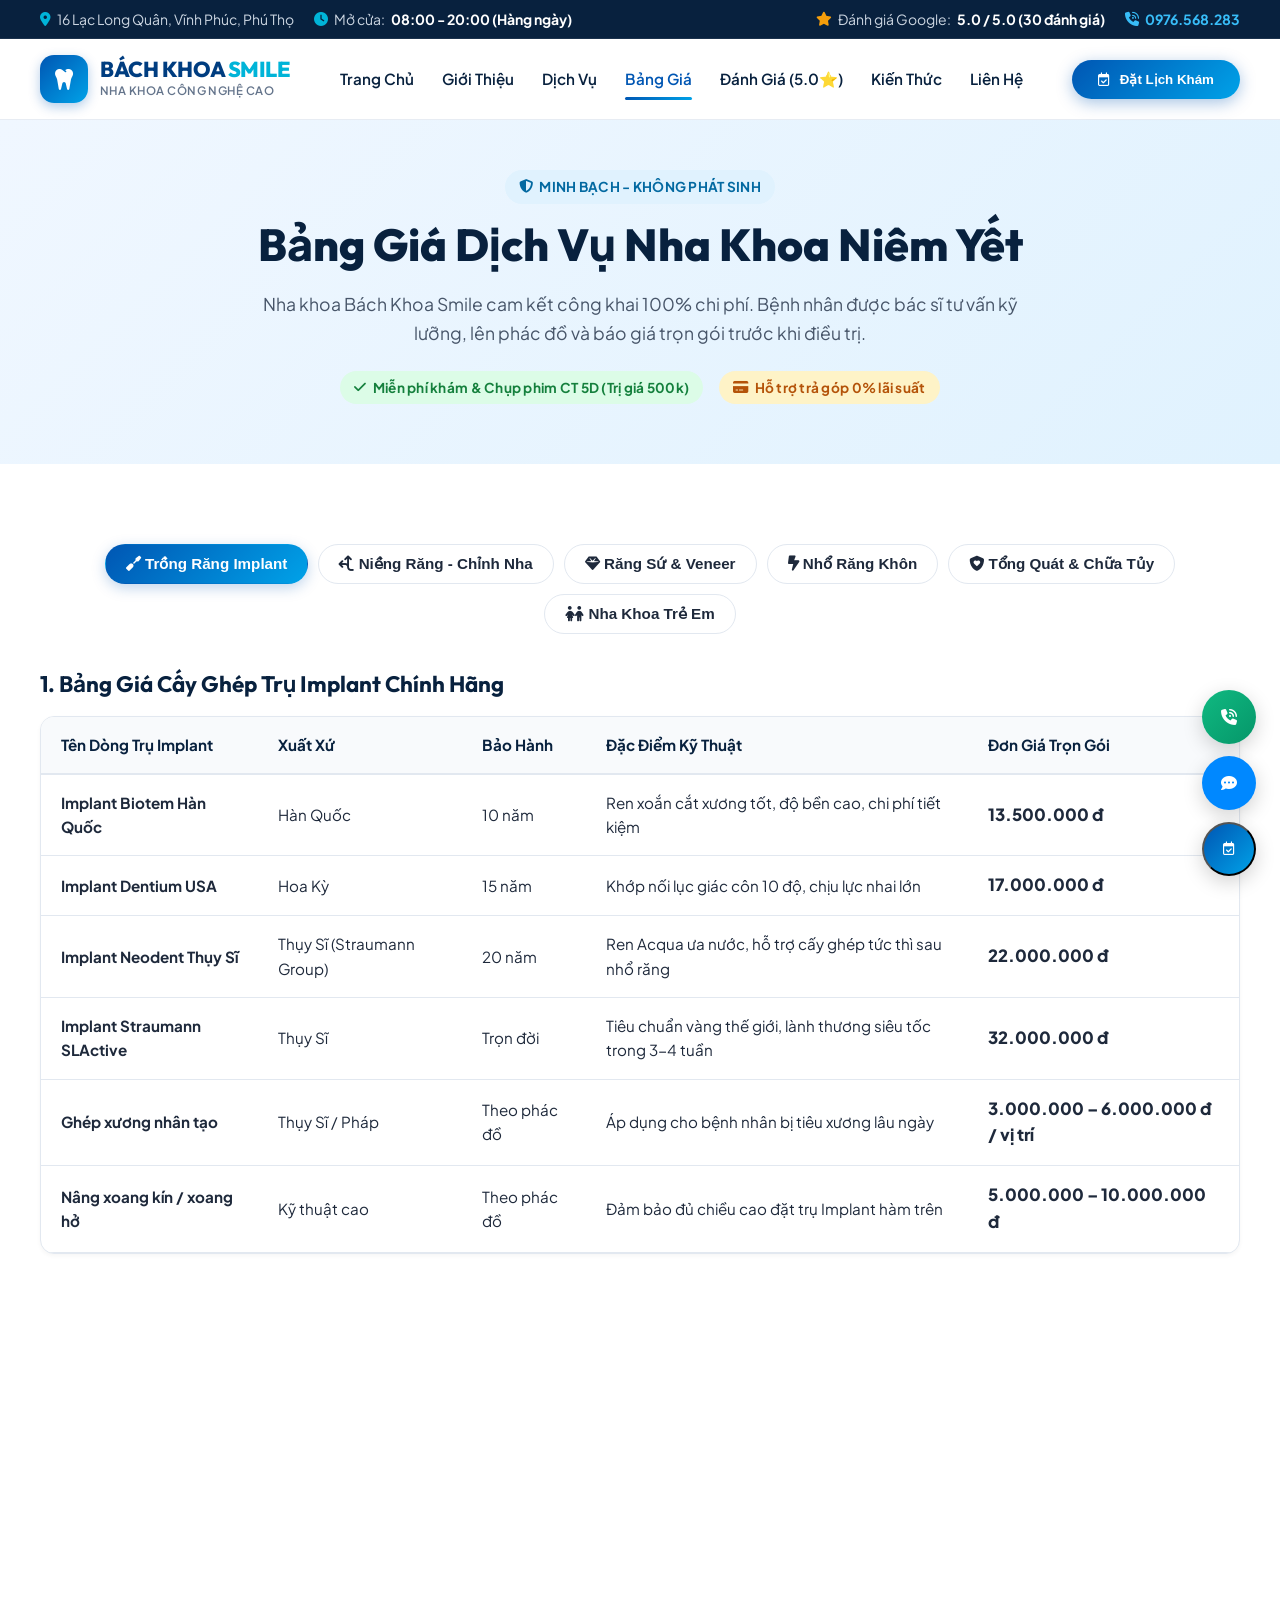
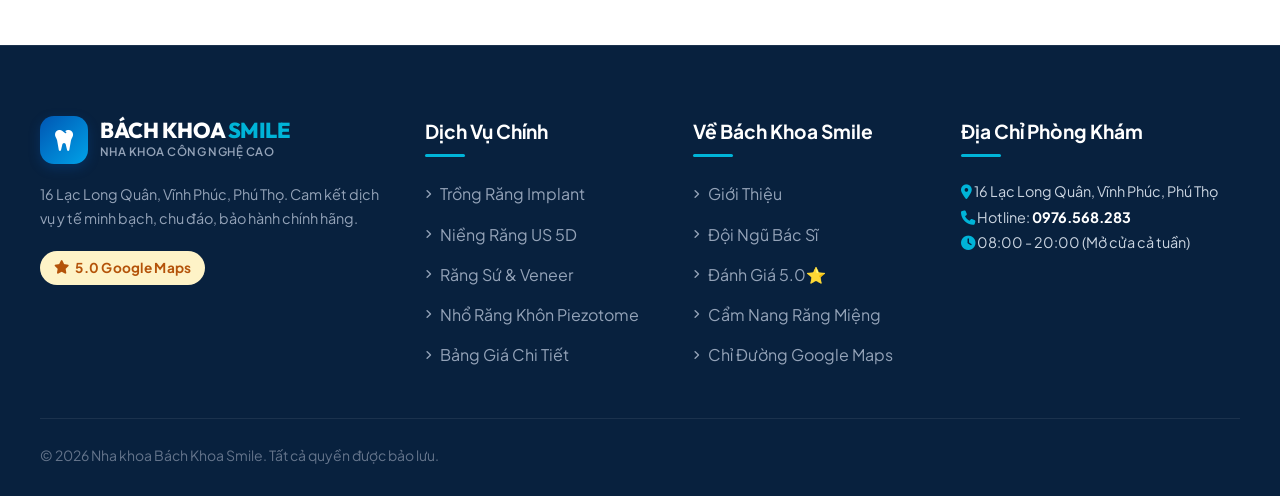
<file: bang-gia.html>
<!DOCTYPE html>
<html lang="vi">
<head>
  <meta charset="UTF-8">
  <meta name="viewport" content="width=device-width, initial-scale=1.0">
  <title>Bảng Giá Dịch Vụ Nha Khoa Niêm Yết - Nha Khoa Bách Khoa Smile 16 Lạc Long Quân</title>
  <meta name="description" content="Bảng giá dịch vụ nha khoa niêm yết công khai, minh bạch tại Bách Khoa Smile 16 Lạc Long Quân, Vĩnh Phúc, Phú Thọ. Trọn gói không phát sinh chi phí, bảo hành chính hãng.">
  <link rel="stylesheet" href="assets/css/style.css">
  <link rel="stylesheet" href="https://cdnjs.cloudflare.com/ajax/libs/font-awesome/6.4.0/css/all.min.css">
</head>
<body>

  <!-- Top bar -->
  <div class="topbar">
    <div class="container topbar-content">
      <div style="display: flex; gap: 20px; flex-wrap: wrap;">
        <span class="topbar-item"><i class="fa-solid fa-location-dot" style="color: var(--secondary);"></i> 16 Lạc Long Quân, Vĩnh Phúc, Phú Thọ</span>
        <span class="topbar-item"><i class="fa-solid fa-clock" style="color: var(--secondary);"></i> Mở cửa: <b>08:00 - 20:00 (Hàng ngày)</b></span>
      </div>
      <div style="display: flex; gap: 20px; align-items: center;">
        <span class="topbar-item"><i class="fa-solid fa-star" style="color: #f59e0b;"></i> Đánh giá Google: <b>5.0 / 5.0 (30 đánh giá)</b></span>
        <a href="tel:0976568283" class="topbar-item" style="color: #38bdf8; font-weight: 700;"><i class="fa-solid fa-phone-volume"></i> 0976.568.283</a>
      </div>
    </div>
  </div>

  <!-- Header -->
  <header class="main-header glass-nav">
    <div class="container nav-row">
      <a href="index.html" class="logo-brand">
        <div class="logo-icon-wrap">
          <i class="fa-solid fa-tooth"></i>
        </div>
        <div>
          <div class="logo-text-title">BÁCH KHOA <span>SMILE</span></div>
          <div class="logo-text-sub">Nha Khoa Công Nghệ Cao</div>
        </div>
      </a>

      <ul class="nav-links" id="navLinks">
        <li class="nav-item"><a href="index.html" class="nav-link">Trang Chủ</a></li>
        <li class="nav-item"><a href="gioi-thieu.html" class="nav-link">Giới Thiệu</a></li>
        <li class="nav-item"><a href="dich-vu-implant.html" class="nav-link">Dịch Vụ</a></li>
        <li class="nav-item"><a href="bang-gia.html" class="nav-link active">Bảng Giá</a></li>
        <li class="nav-item"><a href="danh-gia-khach-hang.html" class="nav-link">Đánh Giá (5.0⭐)</a></li>
        <li class="nav-item"><a href="kien-thuc-nha-khoa.html" class="nav-link">Kiến Thức</a></li>
        <li class="nav-item"><a href="lien-he.html" class="nav-link">Liên Hệ</a></li>
      </ul>

      <div style="display: flex; align-items: center; gap: 14px;">
        <button class="btn-primary-gradient btn-open-booking" data-service="Bảng giá">
          <i class="fa-regular fa-calendar-check"></i> Đặt Lịch Khám
        </button>
        <button class="mobile-toggle" id="mobileToggle">
          <i class="fa-solid fa-bars"></i>
        </button>
      </div>
    </div>
  </header>

  <!-- Banner -->
  <section style="background: linear-gradient(135deg, #f0f7ff 0%, #e0f2fe 100%); padding: 50px 0 60px 0; text-align: center;">
    <div class="container">
      <span class="badge-pill badge-blue" style="margin-bottom: 12px;"><i class="fa-solid fa-shield-halved"></i> MINH BẠCH - KHÔNG PHÁT SINH</span>
      <h1 style="font-size: 2.8rem; font-weight: 800; color: var(--navy); margin-bottom: 16px;">Bảng Giá Dịch Vụ Nha Khoa Niêm Yết</h1>
      <p style="font-size: 1.1rem; color: var(--slate-text); max-width: 760px; margin: 0 auto 24px auto;">
        Nha khoa Bách Khoa Smile cam kết công khai 100% chi phí. Bệnh nhân được bác sĩ tư vấn kỹ lưỡng, lên phác đồ và báo giá trọn gói trước khi điều trị.
      </p>
      <div style="display: flex; gap: 16px; justify-content: center; flex-wrap: wrap;">
        <span class="badge-pill badge-green"><i class="fa-solid fa-check"></i> Miễn phí khám & Chụp phim CT 5D (Trị giá 500k)</span>
        <span class="badge-pill badge-gold"><i class="fa-solid fa-credit-card"></i> Hỗ trợ trả góp 0% lãi suất</span>
      </div>
    </div>
  </section>

  <!-- Section: Bảng Giá Tabbed -->
  <section class="section section-white">
    <div class="container">

      <!-- Tabs Buttons -->
      <div class="pricing-tabs">
        <button class="pricing-tab-btn active" data-category="implant"><i class="fa-solid fa-screwdriver"></i> Trồng Răng Implant</button>
        <button class="pricing-tab-btn" data-category="niengrang"><i class="fa-solid fa-arrows-split-up-and-left"></i> Niềng Răng - Chỉnh Nha</button>
        <button class="pricing-tab-btn" data-category="rangsu"><i class="fa-solid fa-gem"></i> Răng Sứ & Veneer</button>
        <button class="pricing-tab-btn" data-category="nhorang"><i class="fa-solid fa-bolt-lightning"></i> Nhổ Răng Khôn</button>
        <button class="pricing-tab-btn" data-category="tongquat"><i class="fa-solid fa-shield-heart"></i> Tổng Quát & Chữa Tủy</button>
        <button class="pricing-tab-btn" data-category="treem"><i class="fa-solid fa-children"></i> Nha Khoa Trẻ Em</button>
      </div>

      <!-- Tab 1: IMPLANT -->
      <div id="pricing-implant" class="pricing-category-table">
        <h3 style="font-size: 1.4rem; font-weight: 700; color: var(--navy); margin-bottom: 16px;">1. Bảng Giá Cấy Ghép Trụ Implant Chính Hãng</h3>
        <div class="table-responsive">
          <table class="custom-table">
            <thead>
              <tr>
                <th>Tên Dòng Trụ Implant</th>
                <th>Xuất Xứ</th>
                <th>Bảo Hành</th>
                <th>Đặc Điểm Kỹ Thuật</th>
                <th>Đơn Giá Trọn Gói</th>
              </tr>
            </thead>
            <tbody>
              <tr>
                <td><b>Implant Biotem Hàn Quốc</b></td>
                <td>Hàn Quốc</td>
                <td>10 năm</td>
                <td>Ren xoắn cắt xương tốt, độ bền cao, chi phí tiết kiệm</td>
                <td class="table-price-tag">13.500.000 đ</td>
              </tr>
              <tr>
                <td><b>Implant Dentium USA</b></td>
                <td>Hoa Kỳ</td>
                <td>15 năm</td>
                <td>Khớp nối lục giác côn 10 độ, chịu lực nhai lớn</td>
                <td class="table-price-tag">17.000.000 đ</td>
              </tr>
              <tr>
                <td><b>Implant Neodent Thụy Sĩ</b></td>
                <td>Thụy Sĩ (Straumann Group)</td>
                <td>20 năm</td>
                <td>Ren Acqua ưa nước, hỗ trợ cấy ghép tức thì sau nhổ răng</td>
                <td class="table-price-tag">22.000.000 đ</td>
              </tr>
              <tr>
                <td><b>Implant Straumann SLActive</b></td>
                <td>Thụy Sĩ</td>
                <td>Trọn đời</td>
                <td>Tiêu chuẩn vàng thế giới, lành thương siêu tốc trong 3-4 tuần</td>
                <td class="table-price-tag">32.000.000 đ</td>
              </tr>
              <tr>
                <td><b>Ghép xương nhân tạo</b></td>
                <td>Thụy Sĩ / Pháp</td>
                <td>Theo phác đồ</td>
                <td>Áp dụng cho bệnh nhân bị tiêu xương lâu ngày</td>
                <td class="table-price-tag">3.000.000 – 6.000.000 đ / vị trí</td>
              </tr>
              <tr>
                <td><b>Nâng xoang kín / xoang hở</b></td>
                <td>Kỹ thuật cao</td>
                <td>Theo phác đồ</td>
                <td>Đảm bảo đủ chiều cao đặt trụ Implant hàm trên</td>
                <td class="table-price-tag">5.000.000 – 10.000.000 đ</td>
              </tr>
            </tbody>
          </table>
        </div>
      </div>

      <!-- Tab 2: NIỀNG RĂNG -->
      <div id="pricing-niengrang" class="pricing-category-table" style="display: none;">
        <h3 style="font-size: 1.4rem; font-weight: 700; color: var(--navy); margin-bottom: 16px;">2. Bảng Giá Niềng Răng - Chỉnh Nha Công Nghệ US 5D</h3>
        <div class="table-responsive">
          <table class="custom-table">
            <thead>
              <tr>
                <th>Phương Pháp Niềng</th>
                <th>Loại Khí Cụ</th>
                <th>Thời Gian Dự Kiến</th>
                <th>Ưu Điểm</th>
                <th>Chi Phí Trọn Gói</th>
              </tr>
            </thead>
            <tbody>
              <tr>
                <td><b>Mắc cài kim loại tiêu chuẩn</b></td>
                <td>Thép không gỉ y khoa</td>
                <td>18 - 24 tháng</td>
                <td>Lực kéo mạnh mẽ, hiệu quả cao với ca hô, móm, khấp khểnh nặng</td>
                <td class="table-price-tag">25.000.000 – 30.000.000 đ</td>
              </tr>
              <tr>
                <td><b>Mắc cài kim loại tự buộc (Self-Ligating)</b></td>
                <td>Nắp trượt thông minh</td>
                <td>14 - 20 tháng</td>
                <td>Giảm ma sát, ít đau ê, rút ngắn 4-6 tháng so với mắc cài thường</td>
                <td class="table-price-tag">32.000.000 – 38.000.000 đ</td>
              </tr>
              <tr>
                <td><b>Mắc cài sứ thẩm mỹ</b></td>
                <td>Sứ sinh học trong suốt</td>
                <td>18 - 24 tháng</td>
                <td>Màu sắc trùng màu răng thật, thẩm mỹ khi giao tiếp</td>
                <td class="table-price-tag">40.000.000 – 48.000.000 đ</td>
              </tr>
              <tr>
                <td><b>Mắc cài sứ tự buộc</b></td>
                <td>Sứ tự khóa cao cấp</td>
                <td>16 - 22 tháng</td>
                <td>Vừa thẩm mỹ cao vừa rút ngắn thời gian điều trị tối đa</td>
                <td class="table-price-tag">48.000.000 – 55.000.000 đ</td>
              </tr>
              <tr>
                <td><b>Khay trong suốt Invisalign Hoa Kỳ</b></td>
                <td>SmartTrack cao cấp</td>
                <td>12 - 18 tháng</td>
                <td>Tháo lắp dễ dàng, vô hình 99%, quét dấu răng 3D xem trước kết quả</td>
                <td class="table-price-tag">65.000.000 – 110.000.000 đ</td>
              </tr>
            </tbody>
          </table>
        </div>
      </div>

      <!-- Tab 3: RĂNG SỨ & VENEER -->
      <div id="pricing-rangsu" class="pricing-category-table" style="display: none;">
        <h3 style="font-size: 1.4rem; font-weight: 700; color: var(--navy); margin-bottom: 16px;">3. Bảng Giá Răng Sứ Thẩm Mỹ & Mặt Dán Veneer</h3>
        <div class="table-responsive">
          <table class="custom-table">
            <thead>
              <tr>
                <th>Dòng Răng Sứ</th>
                <th>Xuất Xứ</th>
                <th>Bảo Hành</th>
                <th>Đặc Điểm Thẩm Mỹ</th>
                <th>Đơn Giá / 1 Răng</th>
              </tr>
            </thead>
            <tbody>
              <tr>
                <td><b>Răng sứ Titan sinh học</b></td>
                <td>Đức / Mỹ</td>
                <td>5 năm</td>
                <td>Lõi hợp kim Titan phủ sứ bóng, độ cứng tốt</td>
                <td class="table-price-tag">2.500.000 đ</td>
              </tr>
              <tr>
                <td><b>Răng toàn sứ Zirconia Dmax</b></td>
                <td>Đức</td>
                <td>10 năm</td>
                <td>Không đen viền lợi, chịu lực nhai 1200 MPa, trắng tự nhiên</td>
                <td class="table-price-tag">4.000.000 đ</td>
              </tr>
              <tr>
                <td><b>Răng toàn sứ Cercon HT</b></td>
                <td>Đức (Dentsply Sirona)</td>
                <td>15 năm</td>
                <td>Độ quang học tinh khiết, bóng mờ men răng thật, tương thích tuyệt đối</td>
                <td class="table-price-tag">6.000.000 đ</td>
              </tr>
              <tr>
                <td><b>Mặt dán sứ Veneer Emax Press</b></td>
                <td>Thụy Sĩ (Ivoclar Vivadent)</td>
                <td>15 năm</td>
                <td>Siêu mỏng chỉ 0.2 - 0.5mm, bảo tồn 100% tủy răng gốc không mài nhỏ</td>
                <td class="table-price-tag">7.500.000 – 9.000.000 đ</td>
              </tr>
              <tr>
                <td><b>Răng sứ cao cấp Lava Plus</b></td>
                <td>3M Hoa Kỳ</td>
                <td>20 năm</td>
                <td>Chống bám màu, độ bền 1800 MPa, thẩm mỹ nụ cười chuẩn sao</td>
                <td class="table-price-tag">10.000.000 – 12.000.000 đ</td>
              </tr>
            </tbody>
          </table>
        </div>
      </div>

      <!-- Tab 4: NHỔ RĂNG KHÔN -->
      <div id="pricing-nhorang" class="pricing-category-table" style="display: none;">
        <h3 style="font-size: 1.4rem; font-weight: 700; color: var(--navy); margin-bottom: 16px;">4. Bảng Giá Nhổ Răng Khôn Bằng Sóng Siêu Âm Piezotome</h3>
        <div class="table-responsive">
          <table class="custom-table">
            <thead>
              <tr>
                <th>Vị Trí & Tình Trạng Răng</th>
                <th>Phương Pháp Nhổ</th>
                <th>Thời Gian Can Thiệp</th>
                <th>Thời Gian Hồi Phục</th>
                <th>Đơn Giá / 1 Răng</th>
              </tr>
            </thead>
            <tbody>
              <tr>
                <td><b>Nhổ răng sữa / Răng lung lay</b></td>
                <td>Bôi tê / Tê tại chỗ</td>
                <td>3 - 5 phút</td>
                <td>Cầm máu ngay sau nhổ</td>
                <td class="table-price-tag">100.000 – 200.000 đ</td>
              </tr>
              <tr>
                <td><b>Nhổ răng vĩnh viễn thường</b></td>
                <td>Kỹ thuật nhẹ nhàng</td>
                <td>5 - 10 phút</td>
                <td>Lành nướu sau 1-2 ngày</td>
                <td class="table-price-tag">500.000 – 800.000 đ</td>
              </tr>
              <tr>
                <td><b>Nhổ răng khôn mọc thẳng (Hàm trên)</b></td>
                <td>Sóng siêu âm Piezotome</td>
                <td>10 - 15 phút</td>
                <td>Ăn uống bình thường sau 24h</td>
                <td class="table-price-tag">1.000.000 – 1.500.000 đ</td>
              </tr>
              <tr>
                <td><b>Nhổ răng khôn mọc lệch / Nghiêng 45 độ</b></td>
                <td>Piezotome tách chân êm ái</td>
                <td>15 - 20 phút</td>
                <td>Không sưng bầm, liền thương nhanh</td>
                <td class="table-price-tag">1.800.000 – 2.500.000 đ</td>
              </tr>
              <tr>
                <td><b>Nhổ răng khôn mọc ngầm sâu / Chân quặp khó</b></td>
                <td>Piezotome vi phẫu chuyên sâu</td>
                <td>20 - 30 phút</td>
                <td>Bác sĩ trưởng khoa trực tiếp thực hiện</td>
                <td class="table-price-tag">2.500.000 – 3.500.000 đ</td>
              </tr>
            </tbody>
          </table>
        </div>
      </div>

      <!-- Tab 5: NHA KHOA TỔNG QUÁT -->
      <div id="pricing-tongquat" class="pricing-category-table" style="display: none;">
        <h3 style="font-size: 1.4rem; font-weight: 700; color: var(--navy); margin-bottom: 16px;">5. Bảng Giá Dịch Vụ Nha Khoa Tổng Quát & Chữa Tủy</h3>
        <div class="table-responsive">
          <table class="custom-table">
            <thead>
              <tr>
                <th>Dịch Vụ</th>
                <th>Công Nghệ Áp Dụng</th>
                <th>Đơn Vị</th>
                <th>Đơn Giá (VNĐ)</th>
              </tr>
            </thead>
            <tbody>
              <tr>
                <td>Chụp phim toàn hàm CT Conebeam 5D</td>
                <td>Máy quét kỹ thuật số thế hệ mới</td>
                <td>Lần</td>
                <td class="table-price-tag">400.000 đ <span style="font-size: 0.8rem; color: #10b981;">(Miễn phí khi làm dịch vụ)</span></td>
              </tr>
              <tr>
                <td>Lấy cao răng & Đánh bóng cấp độ 1</td>
                <td>Sóng siêu âm Cavitron êm ái</td>
                <td>Lần</td>
                <td class="table-price-tag">150.000 đ</td>
              </tr>
              <tr>
                <td>Lấy cao răng cấp độ 2 - 3 (Mảng bám sâu, viêm lợi)</td>
                <td>Siêu âm làm sạch túi lợi sâu</td>
                <td>Lần</td>
                <td class="table-price-tag">250.000 – 350.000 đ</td>
              </tr>
              <tr>
                <td>Hàn trám răng thẩm mỹ Composite</td>
                <td>Vật liệu thẩm mỹ trùng màu men răng</td>
                <td>Răng</td>
                <td class="table-price-tag">300.000 – 500.000 đ</td>
              </tr>
              <tr>
                <td>Tẩy trắng răng Laser Whitening tại phòng khám</td>
                <td>Đèn Laser kích hoạt phân tử thuốc an toàn</td>
                <td>Liệu trình 45p</td>
                <td class="table-price-tag">2.000.000 – 2.500.000 đ</td>
              </tr>
              <tr>
                <td>Điều trị tủy nhóm răng cửa (Răng 1, 2, 3)</td>
                <td>Máy đo chiều dài chóp vi phẫu</td>
                <td>Răng</td>
                <td class="table-price-tag">1.000.000 đ</td>
              </tr>
              <tr>
                <td>Điều trị tủy nhóm răng tiền hàm (Răng 4, 5)</td>
                <td>Hút tủy và hàn kín ống tủy sinh học</td>
                <td>Răng</td>
                <td class="table-price-tag">1.500.000 đ</td>
              </tr>
              <tr>
                <td>Điều trị tủy nhóm răng hàm lớn (Răng 6, 7)</td>
                <td>Nhiều ống tủy phức tạp</td>
                <td>Răng</td>
                <td class="table-price-tag">2.000.000 – 2.500.000 đ</td>
              </tr>
            </tbody>
          </table>
        </div>
      </div>

      <!-- Tab 6: NHA KHOA TRẺ EM -->
      <div id="pricing-treem" class="pricing-category-table" style="display: none;">
        <h3 style="font-size: 1.4rem; font-weight: 700; color: var(--navy); margin-bottom: 16px;">6. Bảng Giá Nha Khoa Trẻ Em Thân Thiện</h3>
        <div class="table-responsive">
          <table class="custom-table">
            <thead>
              <tr>
                <th>Hạng Mục Trẻ Em</th>
                <th>Phương Pháp</th>
                <th>Đơn Vị</th>
                <th>Đơn Giá</th>
              </tr>
            </thead>
            <tbody>
              <tr>
                <td>Khám răng & Tư vấn nụ cười cho bé</td>
                <td>Bác sĩ chuyên khoa nhi vui vẻ, nhẹ nhàng</td>
                <td>Lần</td>
                <td class="table-price-tag" style="color: #10b981;">MIỄN PHÍ 100%</td>
              </tr>
              <tr>
                <td>Nhổ răng sữa bôi tê không đau</td>
                <td>Thuốc tê hoa quả dễ chịu</td>
                <td>Răng</td>
                <td class="table-price-tag">50.000 – 100.000 đ</td>
              </tr>
              <tr>
                <td>Trám răng sâu răng sữa</td>
                <td>Vật liệu GIC phóng thích Fluor ngừa sâu</td>
                <td>Răng</td>
                <td class="table-price-tag">200.000 – 300.000 đ</td>
              </tr>
              <tr>
                <td>Bôi Vecni Fluor ngừa sâu răng toàn diện</td>
                <td>Vecni Fluor tiêu chuẩn Hoa Kỳ</td>
                <td>2 hàm</td>
                <td class="table-price-tag">300.000 đ</td>
              </tr>
              <tr>
                <td>Điều trị tủy răng sữa bằng máy</td>
                <td>Không làm ảnh hưởng mầm răng vĩnh viễn</td>
                <td>Răng</td>
                <td class="table-price-tag">600.000 – 800.000 đ</td>
              </tr>
            </tbody>
          </table>
        </div>
      </div>

      <!-- CTA Book under price list -->
      <div class="glass-card" style="margin-top: 50px; padding: 40px; text-align: center; background: linear-gradient(135deg, #f0f7ff, #ffffff);">
        <h3 style="font-size: 1.8rem; font-weight: 800; color: var(--navy); margin-bottom: 12px;">Bạn Cần Tư Vấn Gói Dịch Vụ Phù Hợp Với Tình Trạng Răng?</h3>
        <p style="color: var(--slate-text); font-size: 1.05rem; max-width: 650px; margin: 0 auto 24px auto;">
          Liên hệ ngay với chuyên gia Bách Khoa Smile hoặc để lại số điện thoại để nhận phác đồ dự toán chi tiết kèm các chương trình ưu đãi đặc biệt trong tháng!
        </p>
        <div style="display: flex; gap: 16px; justify-content: center; flex-wrap: wrap;">
          <button class="btn-primary-gradient btn-open-booking" data-service="Báo giá chi tiết">
            <i class="fa-regular fa-calendar-check"></i> Đặt Lịch Khám Nhận Báo Giá Chính Xác
          </button>
          <a href="tel:0976568283" class="btn-secondary-white">
            <i class="fa-solid fa-phone"></i> Gọi Trực Tiếp: 0976.568.283
          </a>
        </div>
      </div>

    </div>
  </section>

  <!-- Footer -->
  <footer class="main-footer">
    <div class="container">
      <div style="display: grid; grid-template-columns: 1.5fr 1fr 1fr 1.2fr; gap: 36px;">
        <div>
          <div class="logo-brand" style="margin-bottom: 18px;">
            <div class="logo-icon-wrap"><i class="fa-solid fa-tooth"></i></div>
            <div>
              <div class="logo-text-title" style="color: #fff;">BÁCH KHOA <span>SMILE</span></div>
              <div class="logo-text-sub" style="color: #94a3b8;">Nha Khoa Công Nghệ Cao</div>
            </div>
          </div>
          <p style="color: #94a3b8; font-size: 0.9rem; line-height: 1.7; margin-bottom: 20px;">
            16 Lạc Long Quân, Vĩnh Phúc, Phú Thọ. Cam kết dịch vụ y tế minh bạch, chu đáo, bảo hành chính hãng.
          </p>
          <span class="badge-pill badge-gold"><i class="fa-solid fa-star"></i> 5.0 Google Maps</span>
        </div>

        <div>
          <div class="footer-col-title">Dịch Vụ Chính</div>
          <ul class="footer-links">
            <li><a href="dich-vu-implant.html" class="footer-link"><i class="fa-solid fa-angle-right" style="font-size: 11px;"></i> Trồng Răng Implant</a></li>
            <li><a href="dich-vu-nieng-rang.html" class="footer-link"><i class="fa-solid fa-angle-right" style="font-size: 11px;"></i> Niềng Răng US 5D</a></li>
            <li><a href="dich-vu-rang-su.html" class="footer-link"><i class="fa-solid fa-angle-right" style="font-size: 11px;"></i> Răng Sứ & Veneer</a></li>
            <li><a href="dich-vu-nho-rang-khon.html" class="footer-link"><i class="fa-solid fa-angle-right" style="font-size: 11px;"></i> Nhổ Răng Khôn Piezotome</a></li>
            <li><a href="bang-gia.html" class="footer-link"><i class="fa-solid fa-angle-right" style="font-size: 11px;"></i> Bảng Giá Chi Tiết</a></li>
          </ul>
        </div>

        <div>
          <div class="footer-col-title">Về Bách Khoa Smile</div>
          <ul class="footer-links">
            <li><a href="gioi-thieu.html" class="footer-link"><i class="fa-solid fa-angle-right" style="font-size: 11px;"></i> Giới Thiệu</a></li>
            <li><a href="doi-ngu-bac-si.html" class="footer-link"><i class="fa-solid fa-angle-right" style="font-size: 11px;"></i> Đội Ngũ Bác Sĩ</a></li>
            <li><a href="danh-gia-khach-hang.html" class="footer-link"><i class="fa-solid fa-angle-right" style="font-size: 11px;"></i> Đánh Giá 5.0⭐</a></li>
            <li><a href="kien-thuc-nha-khoa.html" class="footer-link"><i class="fa-solid fa-angle-right" style="font-size: 11px;"></i> Cẩm Nang Răng Miệng</a></li>
            <li><a href="lien-he.html" class="footer-link"><i class="fa-solid fa-angle-right" style="font-size: 11px;"></i> Chỉ Đường Google Maps</a></li>
          </ul>
        </div>

        <div>
          <div class="footer-col-title">Địa Chỉ Phòng Khám</div>
          <div style="font-size: 0.9rem; line-height: 1.8; color: #cbd5e1;">
            <p><i class="fa-solid fa-location-dot" style="color: var(--secondary);"></i> 16 Lạc Long Quân, Vĩnh Phúc, Phú Thọ</p>
            <p><i class="fa-solid fa-phone" style="color: var(--secondary);"></i> Hotline: <b style="color: #fff;">0976.568.283</b></p>
            <p><i class="fa-solid fa-clock" style="color: var(--secondary);"></i> 08:00 - 20:00 (Mở cửa cả tuần)</p>
          </div>
        </div>
      </div>

      <div class="footer-bottom">
        <div>© 2026 Nha khoa Bách Khoa Smile. Tất cả quyền được bảo lưu.</div>
      </div>
    </div>
  </footer>

  <!-- Floating Buttons -->
  <div class="floating-bar">
    <a href="tel:0976568283" class="float-btn float-btn-phone" title="Gọi ngay"><i class="fa-solid fa-phone-volume"></i></a>
    <a href="https://zalo.me/0976568283" target="_blank" class="float-btn float-btn-zalo" title="Chat Zalo"><i class="fa-solid fa-comment-dots"></i></a>
    <button class="float-btn float-btn-calendar btn-open-booking" title="Đặt hẹn"><i class="fa-regular fa-calendar-check"></i></button>
  </div>

  <!-- Booking Modal -->
  <div class="modal-overlay" id="bookingModal">
    <div class="modal-content">
      <button class="modal-close-btn" id="closeModalBtn">&times;</button>
      <div style="padding: 36px;">
        <h3 style="font-size: 1.6rem; font-weight: 800; color: var(--navy); text-align: center; margin-bottom: 20px;">Đặt Hẹn Tư Vấn Báo Giá Miễn Phí</h3>
        <form id="bookingForm">
          <div class="form-group">
            <label class="form-label">Họ và tên (*)</label>
            <input type="text" id="bookingName" class="form-control" required placeholder="Họ và tên">
          </div>
          <div class="form-group">
            <label class="form-label">Số điện thoại (*)</label>
            <input type="tel" id="bookingPhone" class="form-control" required placeholder="0976 xxx xxx">
          </div>
          <div class="form-group">
            <label class="form-label">Dịch vụ cần tham khảo giá</label>
            <select id="bookingService" class="form-control">
              <option value="Trồng răng Implant">Trồng Răng Implant</option>
              <option value="Niềng răng Chỉnh nha">Niềng Răng - Chỉnh Nha</option>
              <option value="Bọc răng sứ">Bọc Răng Sứ Thẩm Mỹ</option>
              <option value="Nhổ răng khôn">Nhổ Răng Khôn Piezotome</option>
              <option value="Nha khoa tổng quát">Nha Khoa Tổng Quát</option>
            </select>
          </div>
          <button type="submit" class="btn-primary-gradient" style="width: 100%; padding: 14px; border-radius: var(--radius-sm);">
            XÁC NHẬN ĐẶT HẸN
          </button>
        </form>
      </div>
    </div>
  </div>

  <script src="assets/js/main.js"></script>
</body>
</html>
</file>
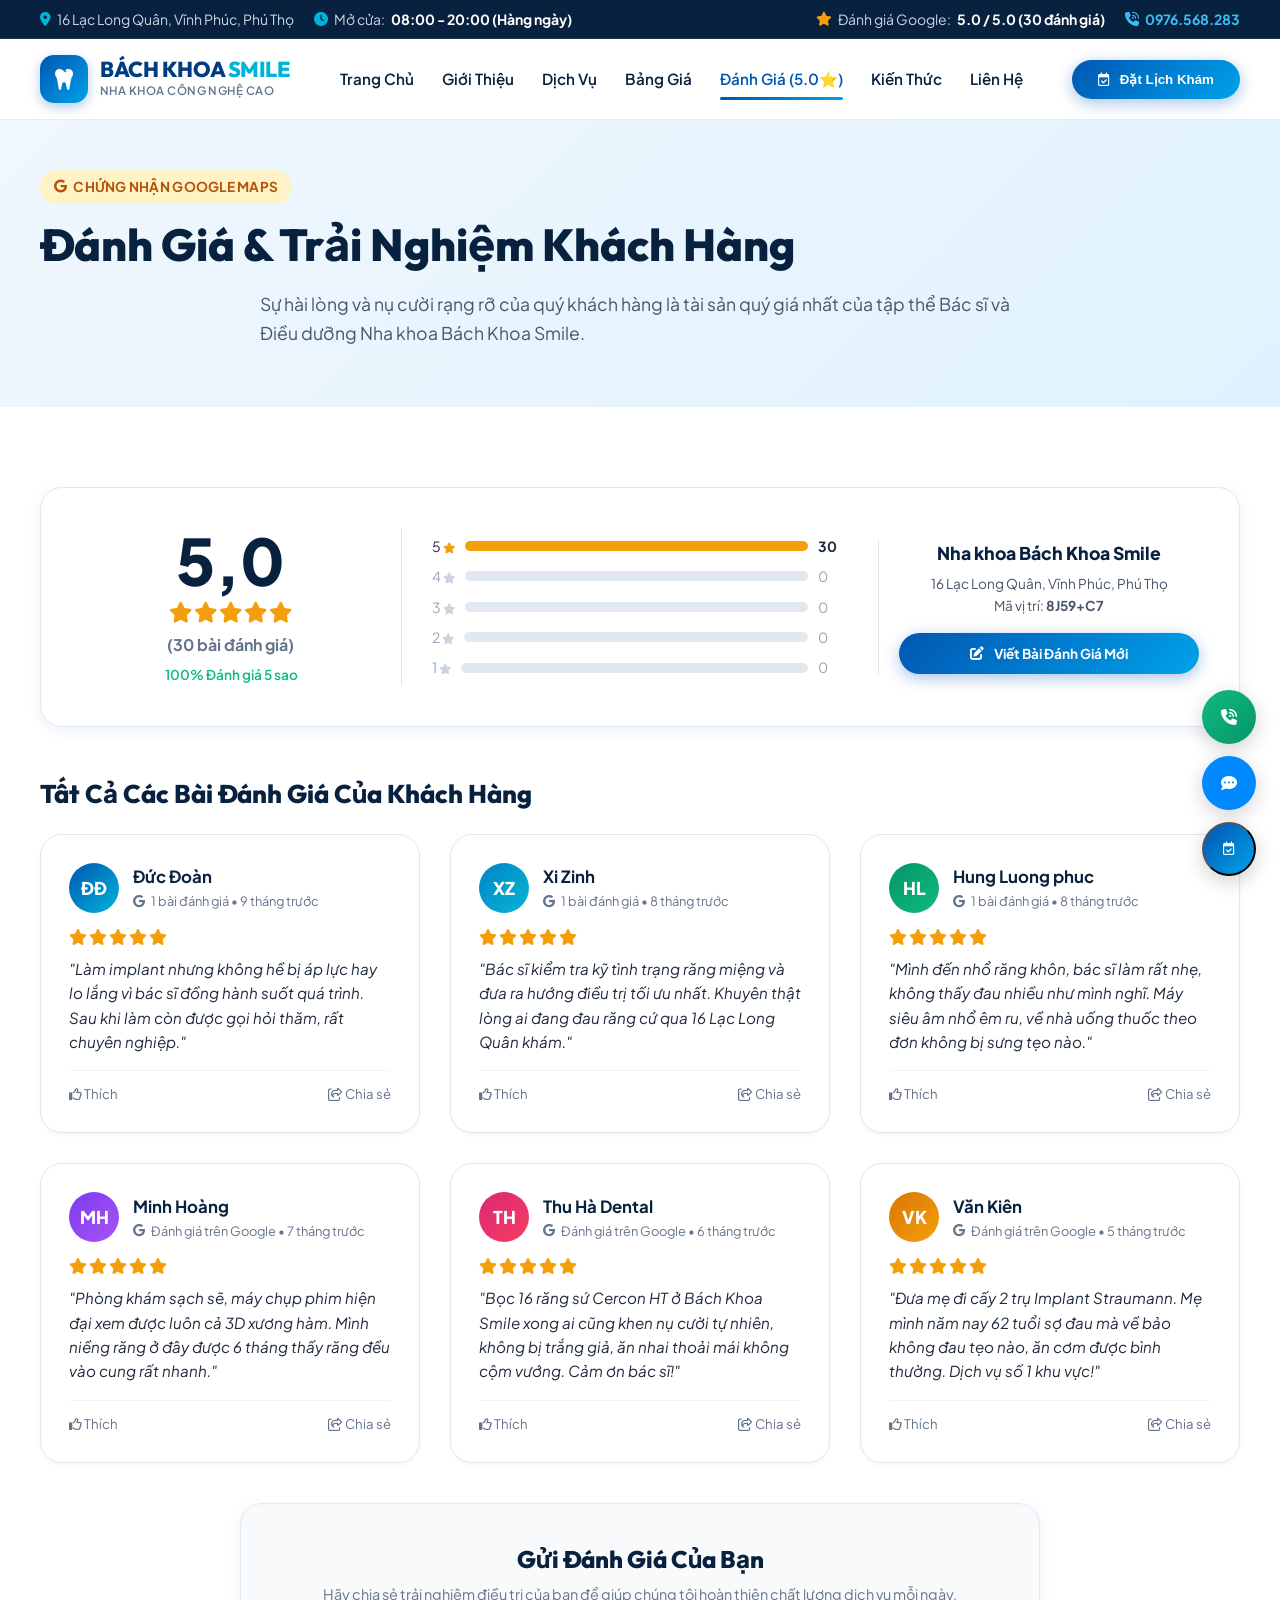
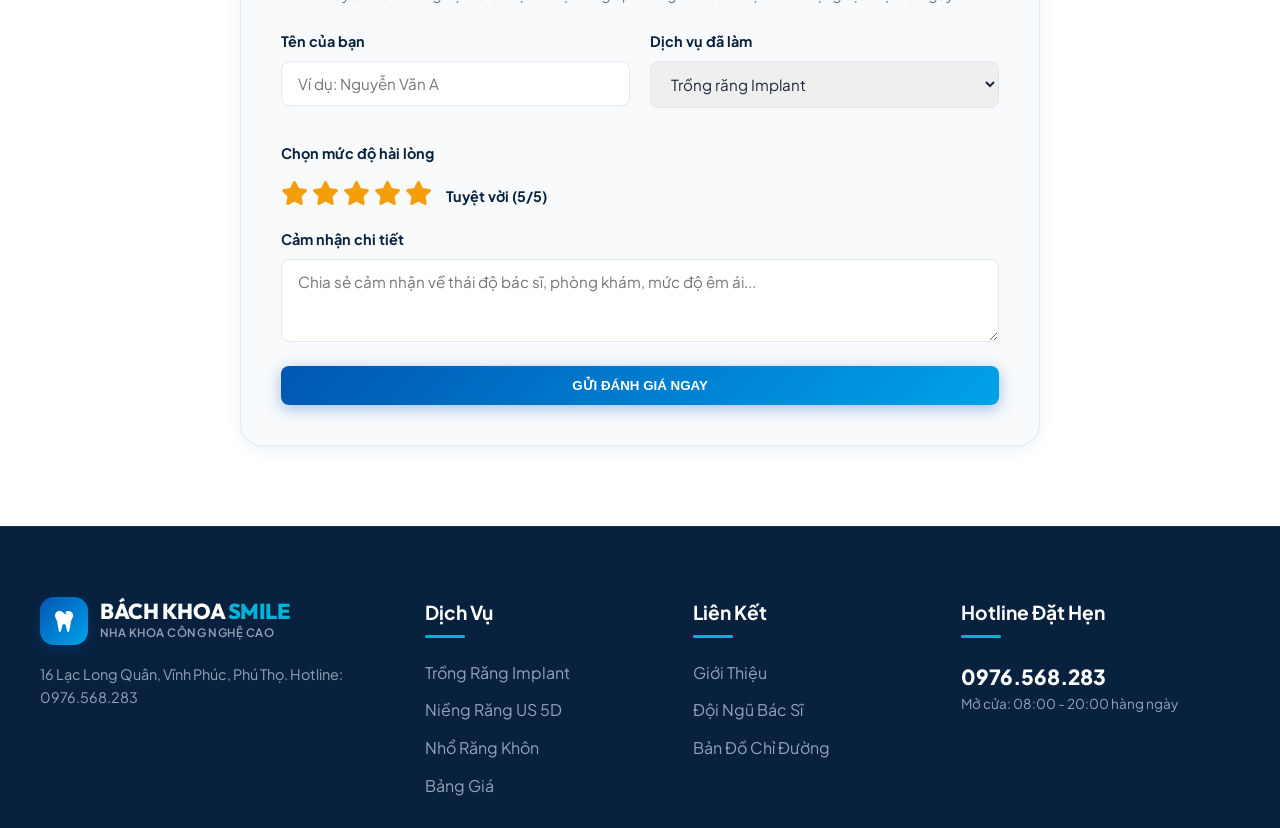
<file: danh-gia-khach-hang.html>
<!DOCTYPE html>
<html lang="vi">
<head>
  <meta charset="UTF-8">
  <meta name="viewport" content="width=device-width, initial-scale=1.0">
  <title>Đánh Giá Khách Hàng (5.0⭐ Google Maps) - Nha Khoa Bách Khoa Smile</title>
  <meta name="description" content="Trọn bộ đánh giá và cảm nhận thực tế của khách hàng về Nha khoa Bách Khoa Smile 16 Lạc Long Quân, Vĩnh Phúc, Phú Thọ. Điểm xếp hạng tuyệt đối 5.0 sao trên Google Maps.">
  <link rel="stylesheet" href="assets/css/style.css">
  <link rel="stylesheet" href="https://cdnjs.cloudflare.com/ajax/libs/font-awesome/6.4.0/css/all.min.css">
</head>
<body>

  <!-- Top bar -->
  <div class="topbar">
    <div class="container topbar-content">
      <div style="display: flex; gap: 20px; flex-wrap: wrap;">
        <span class="topbar-item"><i class="fa-solid fa-location-dot" style="color: var(--secondary);"></i> 16 Lạc Long Quân, Vĩnh Phúc, Phú Thọ</span>
        <span class="topbar-item"><i class="fa-solid fa-clock" style="color: var(--secondary);"></i> Mở cửa: <b>08:00 - 20:00 (Hàng ngày)</b></span>
      </div>
      <div style="display: flex; gap: 20px; align-items: center;">
        <span class="topbar-item"><i class="fa-solid fa-star" style="color: #f59e0b;"></i> Đánh giá Google: <b>5.0 / 5.0 (30 đánh giá)</b></span>
        <a href="tel:0976568283" class="topbar-item" style="color: #38bdf8; font-weight: 700;"><i class="fa-solid fa-phone-volume"></i> 0976.568.283</a>
      </div>
    </div>
  </div>

  <!-- Header -->
  <header class="main-header glass-nav">
    <div class="container nav-row">
      <a href="index.html" class="logo-brand">
        <div class="logo-icon-wrap">
          <i class="fa-solid fa-tooth"></i>
        </div>
        <div>
          <div class="logo-text-title">BÁCH KHOA <span>SMILE</span></div>
          <div class="logo-text-sub">Nha Khoa Công Nghệ Cao</div>
        </div>
      </a>

      <ul class="nav-links" id="navLinks">
        <li class="nav-item"><a href="index.html" class="nav-link">Trang Chủ</a></li>
        <li class="nav-item"><a href="gioi-thieu.html" class="nav-link">Giới Thiệu</a></li>
        <li class="nav-item"><a href="dich-vu-implant.html" class="nav-link">Dịch Vụ</a></li>
        <li class="nav-item"><a href="bang-gia.html" class="nav-link">Bảng Giá</a></li>
        <li class="nav-item"><a href="danh-gia-khach-hang.html" class="nav-link active">Đánh Giá (5.0⭐)</a></li>
        <li class="nav-item"><a href="kien-thuc-nha-khoa.html" class="nav-link">Kiến Thức</a></li>
        <li class="nav-item"><a href="lien-he.html" class="nav-link">Liên Hệ</a></li>
      </ul>

      <div style="display: flex; align-items: center; gap: 14px;">
        <button class="btn-primary-gradient btn-open-booking" data-service="Đặt lịch từ trang đánh giá">
          <i class="fa-regular fa-calendar-check"></i> Đặt Lịch Khám
        </button>
        <button class="mobile-toggle" id="mobileToggle"><i class="fa-solid fa-bars"></i></button>
      </div>
    </div>
  </header>

  <!-- Banner -->
  <section style="background: linear-gradient(135deg, #f0f7fd 0%, #e0f2fe 100%); padding: 50px 0 60px 0;">
    <div class="container text-center">
      <span class="badge-pill badge-gold" style="margin-bottom: 12px;"><i class="fa-brands fa-google"></i> CHỨNG NHẬN GOOGLE MAPS</span>
      <h1 style="font-size: 2.8rem; font-weight: 800; color: var(--navy); margin-bottom: 16px;">Đánh Giá & Trải Nghiệm Khách Hàng</h1>
      <p style="font-size: 1.1rem; color: var(--slate-text); max-width: 760px; margin: 0 auto;">
        Sự hài lòng và nụ cười rạng rỡ của quý khách hàng là tài sản quý giá nhất của tập thể Bác sĩ và Điều dưỡng Nha khoa Bách Khoa Smile.
      </p>
    </div>
  </section>

  <!-- Section: Google Maps Rating Detail -->
  <section class="section section-white">
    <div class="container">
      
      <!-- Big Score Card matching Maps -->
      <div class="glass-card" style="padding: 40px; margin-bottom: 50px; background: #fff; border: 1px solid var(--border-light);">
        <div style="display: grid; grid-template-columns: 1fr 1.3fr 1fr; gap: 30px; align-items: center;">
          
          <div style="text-align: center; border-right: 1px solid var(--border-light); padding-right: 20px;">
            <div style="font-size: 4rem; font-weight: 900; color: var(--navy); line-height: 1;">5,0</div>
            <div class="star-rating" style="justify-content: center; font-size: 1.3rem; margin: 10px 0;">
              <i class="fa-solid fa-star"></i>
              <i class="fa-solid fa-star"></i>
              <i class="fa-solid fa-star"></i>
              <i class="fa-solid fa-star"></i>
              <i class="fa-solid fa-star"></i>
            </div>
            <div style="font-weight: 700; color: var(--slate-muted); font-size: 1rem;">(30 bài đánh giá)</div>
            <div style="font-size: 0.85rem; color: #10b981; margin-top: 6px; font-weight: 600;"><i class="fa-solid fa-badge-check"></i> 100% Đánh giá 5 sao</div>
          </div>

          <!-- Bar distribution -->
          <div>
            <div style="display: flex; align-items: center; gap: 10px; margin-bottom: 8px; font-size: 0.875rem;">
              <span>5 <i class="fa-solid fa-star" style="color: #f59e0b; font-size: 11px;"></i></span>
              <div style="flex: 1; height: 10px; background: #e2e8f0; border-radius: 999px; overflow: hidden;">
                <div style="width: 100%; height: 100%; background: #f59e0b;"></div>
              </div>
              <span style="font-weight: 700; width: 30px;">30</span>
            </div>

            <div style="display: flex; align-items: center; gap: 10px; margin-bottom: 8px; font-size: 0.875rem; color: #94a3b8;">
              <span>4 <i class="fa-solid fa-star" style="color: #cbd5e1; font-size: 11px;"></i></span>
              <div style="flex: 1; height: 10px; background: #e2e8f0; border-radius: 999px;"></div>
              <span style="width: 30px;">0</span>
            </div>

            <div style="display: flex; align-items: center; gap: 10px; margin-bottom: 8px; font-size: 0.875rem; color: #94a3b8;">
              <span>3 <i class="fa-solid fa-star" style="color: #cbd5e1; font-size: 11px;"></i></span>
              <div style="flex: 1; height: 10px; background: #e2e8f0; border-radius: 999px;"></div>
              <span style="width: 30px;">0</span>
            </div>

            <div style="display: flex; align-items: center; gap: 10px; margin-bottom: 8px; font-size: 0.875rem; color: #94a3b8;">
              <span>2 <i class="fa-solid fa-star" style="color: #cbd5e1; font-size: 11px;"></i></span>
              <div style="flex: 1; height: 10px; background: #e2e8f0; border-radius: 999px;"></div>
              <span style="width: 30px;">0</span>
            </div>

            <div style="display: flex; align-items: center; gap: 10px; font-size: 0.875rem; color: #94a3b8;">
              <span>1 <i class="fa-solid fa-star" style="color: #cbd5e1; font-size: 11px;"></i></span>
              <div style="flex: 1; height: 10px; background: #e2e8f0; border-radius: 999px;"></div>
              <span style="width: 30px;">0</span>
            </div>
          </div>

          <!-- Maps Direct Action -->
          <div style="text-align: center; border-left: 1px solid var(--border-light); padding-left: 20px;">
            <div style="font-weight: 800; color: var(--navy); font-size: 1.1rem; margin-bottom: 6px;">Nha khoa Bách Khoa Smile</div>
            <div style="font-size: 0.85rem; color: var(--slate-text); margin-bottom: 16px;">
              16 Lạc Long Quân, Vĩnh Phúc, Phú Thọ<br>
              Mã vị trí: <b>8J59+C7</b>
            </div>
            <a href="https://maps.google.com" target="_blank" class="btn-primary-gradient" style="font-size: 0.85rem; padding: 10px 18px; width: 100%;">
              <i class="fa-solid fa-pen-to-square"></i> Viết Bài Đánh Giá Mới
            </a>
          </div>

        </div>
      </div>

      <!-- Real Reviews Grid -->
      <h3 style="font-size: 1.6rem; font-weight: 800; color: var(--navy); margin-bottom: 24px;">Tất Cả Các Bài Đánh Giá Của Khách Hàng</h3>

      <div class="grid-3" style="margin-bottom: 40px;">

        <!-- 1. Đức Đoàn -->
        <div class="review-card">
          <div class="review-header">
            <div class="review-avatar">ĐĐ</div>
            <div>
              <div class="review-author">Đức Đoàn</div>
              <div class="review-meta"><i class="fa-brands fa-google"></i> 1 bài đánh giá • 9 tháng trước</div>
            </div>
          </div>
          <div class="star-rating">
            <i class="fa-solid fa-star"></i><i class="fa-solid fa-star"></i><i class="fa-solid fa-star"></i><i class="fa-solid fa-star"></i><i class="fa-solid fa-star"></i>
          </div>
          <div class="review-body">
            "Làm implant nhưng không hề bị áp lực hay lo lắng vì bác sĩ đồng hành suốt quá trình. Sau khi làm còn được gọi hỏi thăm, rất chuyên nghiệp."
          </div>
          <div style="display: flex; justify-content: space-between; align-items: center; margin-top: 16px; padding-top: 12px; border-top: 1px solid #f1f5f9; font-size: 0.825rem; color: var(--slate-muted);">
            <span><i class="fa-regular fa-thumbs-up"></i> Thích</span>
            <span><i class="fa-regular fa-share-from-square"></i> Chia sẻ</span>
          </div>
        </div>

        <!-- 2. Xi Zinh -->
        <div class="review-card">
          <div class="review-header">
            <div class="review-avatar" style="background: linear-gradient(135deg, #0284c7, #06b6d4);">XZ</div>
            <div>
              <div class="review-author">Xi Zinh</div>
              <div class="review-meta"><i class="fa-brands fa-google"></i> 1 bài đánh giá • 8 tháng trước</div>
            </div>
          </div>
          <div class="star-rating">
            <i class="fa-solid fa-star"></i><i class="fa-solid fa-star"></i><i class="fa-solid fa-star"></i><i class="fa-solid fa-star"></i><i class="fa-solid fa-star"></i>
          </div>
          <div class="review-body">
            "Bác sĩ kiểm tra kỹ tình trạng răng miệng và đưa ra hướng điều trị tối ưu nhất. Khuyên thật lòng ai đang đau răng cứ qua 16 Lạc Long Quân khám."
          </div>
          <div style="display: flex; justify-content: space-between; align-items: center; margin-top: 16px; padding-top: 12px; border-top: 1px solid #f1f5f9; font-size: 0.825rem; color: var(--slate-muted);">
            <span><i class="fa-regular fa-thumbs-up"></i> Thích</span>
            <span><i class="fa-regular fa-share-from-square"></i> Chia sẻ</span>
          </div>
        </div>

        <!-- 3. Hung Luong phuc -->
        <div class="review-card">
          <div class="review-header">
            <div class="review-avatar" style="background: linear-gradient(135deg, #059669, #10b981);">HL</div>
            <div>
              <div class="review-author">Hung Luong phuc</div>
              <div class="review-meta"><i class="fa-brands fa-google"></i> 1 bài đánh giá • 8 tháng trước</div>
            </div>
          </div>
          <div class="star-rating">
            <i class="fa-solid fa-star"></i><i class="fa-solid fa-star"></i><i class="fa-solid fa-star"></i><i class="fa-solid fa-star"></i><i class="fa-solid fa-star"></i>
          </div>
          <div class="review-body">
            "Mình đến nhổ răng khôn, bác sĩ làm rất nhẹ, không thấy đau nhiều như mình nghĩ. Máy siêu âm nhổ êm ru, về nhà uống thuốc theo đơn không bị sưng tẹo nào."
          </div>
          <div style="display: flex; justify-content: space-between; align-items: center; margin-top: 16px; padding-top: 12px; border-top: 1px solid #f1f5f9; font-size: 0.825rem; color: var(--slate-muted);">
            <span><i class="fa-regular fa-thumbs-up"></i> Thích</span>
            <span><i class="fa-regular fa-share-from-square"></i> Chia sẻ</span>
          </div>
        </div>

        <!-- 4. Minh Hoàng -->
        <div class="review-card">
          <div class="review-header">
            <div class="review-avatar" style="background: linear-gradient(135deg, #7c3aed, #a855f7);">MH</div>
            <div>
              <div class="review-author">Minh Hoàng</div>
              <div class="review-meta"><i class="fa-brands fa-google"></i> Đánh giá trên Google • 7 tháng trước</div>
            </div>
          </div>
          <div class="star-rating">
            <i class="fa-solid fa-star"></i><i class="fa-solid fa-star"></i><i class="fa-solid fa-star"></i><i class="fa-solid fa-star"></i><i class="fa-solid fa-star"></i>
          </div>
          <div class="review-body">
            "Phòng khám sạch sẽ, máy chụp phim hiện đại xem được luôn cả 3D xương hàm. Mình niềng răng ở đây được 6 tháng thấy răng đều vào cung rất nhanh."
          </div>
          <div style="display: flex; justify-content: space-between; align-items: center; margin-top: 16px; padding-top: 12px; border-top: 1px solid #f1f5f9; font-size: 0.825rem; color: var(--slate-muted);">
            <span><i class="fa-regular fa-thumbs-up"></i> Thích</span>
            <span><i class="fa-regular fa-share-from-square"></i> Chia sẻ</span>
          </div>
        </div>

        <!-- 5. Thu Hà -->
        <div class="review-card">
          <div class="review-header">
            <div class="review-avatar" style="background: linear-gradient(135deg, #db2777, #f43f5e);">TH</div>
            <div>
              <div class="review-author">Thu Hà Dental</div>
              <div class="review-meta"><i class="fa-brands fa-google"></i> Đánh giá trên Google • 6 tháng trước</div>
            </div>
          </div>
          <div class="star-rating">
            <i class="fa-solid fa-star"></i><i class="fa-solid fa-star"></i><i class="fa-solid fa-star"></i><i class="fa-solid fa-star"></i><i class="fa-solid fa-star"></i>
          </div>
          <div class="review-body">
            "Bọc 16 răng sứ Cercon HT ở Bách Khoa Smile xong ai cũng khen nụ cười tự nhiên, không bị trắng giả, ăn nhai thoải mái không cộm vướng. Cảm ơn bác sĩ!"
          </div>
          <div style="display: flex; justify-content: space-between; align-items: center; margin-top: 16px; padding-top: 12px; border-top: 1px solid #f1f5f9; font-size: 0.825rem; color: var(--slate-muted);">
            <span><i class="fa-regular fa-thumbs-up"></i> Thích</span>
            <span><i class="fa-regular fa-share-from-square"></i> Chia sẻ</span>
          </div>
        </div>

        <!-- 6. Văn Kiên -->
        <div class="review-card">
          <div class="review-header">
            <div class="review-avatar" style="background: linear-gradient(135deg, #d97706, #f59e0b);">VK</div>
            <div>
              <div class="review-author">Văn Kiên</div>
              <div class="review-meta"><i class="fa-brands fa-google"></i> Đánh giá trên Google • 5 tháng trước</div>
            </div>
          </div>
          <div class="star-rating">
            <i class="fa-solid fa-star"></i><i class="fa-solid fa-star"></i><i class="fa-solid fa-star"></i><i class="fa-solid fa-star"></i><i class="fa-solid fa-star"></i>
          </div>
          <div class="review-body">
            "Đưa mẹ đi cấy 2 trụ Implant Straumann. Mẹ mình năm nay 62 tuổi sợ đau mà về bảo không đau tẹo nào, ăn cơm được bình thường. Dịch vụ số 1 khu vực!"
          </div>
          <div style="display: flex; justify-content: space-between; align-items: center; margin-top: 16px; padding-top: 12px; border-top: 1px solid #f1f5f9; font-size: 0.825rem; color: var(--slate-muted);">
            <span><i class="fa-regular fa-thumbs-up"></i> Thích</span>
            <span><i class="fa-regular fa-share-from-square"></i> Chia sẻ</span>
          </div>
        </div>

      </div>

      <!-- Form để lại đánh giá -->
      <div class="glass-card" style="padding: 40px; max-width: 800px; margin: 0 auto; background: #f8fafc;">
        <h3 style="font-size: 1.5rem; font-weight: 800; color: var(--navy); text-align: center; margin-bottom: 8px;">Gửi Đánh Giá Của Bạn</h3>
        <p style="text-align: center; color: var(--slate-muted); font-size: 0.9rem; margin-bottom: 24px;">Hãy chia sẻ trải nghiệm điều trị của bạn để giúp chúng tôi hoàn thiện chất lượng dịch vụ mỗi ngày.</p>
        
        <form onsubmit="event.preventDefault(); showToast('Cảm ơn bạn đã gửi đánh giá 5 sao cho Nha khoa Bách Khoa Smile!', 'success'); this.reset();">
          <div style="display: grid; grid-template-columns: 1fr 1fr; gap: 20px; margin-bottom: 16px;">
            <div class="form-group">
              <label class="form-label">Tên của bạn</label>
              <input type="text" class="form-control" required placeholder="Ví dụ: Nguyễn Văn A">
            </div>
            <div class="form-group">
              <label class="form-label">Dịch vụ đã làm</label>
              <select class="form-control">
                <option>Trồng răng Implant</option>
                <option>Niềng răng Chỉnh nha</option>
                <option>Nhổ răng khôn Piezotome</option>
                <option>Răng sứ thẩm mỹ</option>
                <option>Lấy cao răng & Tẩy trắng</option>
              </select>
            </div>
          </div>

          <div class="form-group" style="margin-bottom: 16px;">
            <label class="form-label">Chọn mức độ hài lòng</label>
            <div style="color: #f59e0b; font-size: 1.5rem; cursor: pointer;">
              <i class="fa-solid fa-star"></i>
              <i class="fa-solid fa-star"></i>
              <i class="fa-solid fa-star"></i>
              <i class="fa-solid fa-star"></i>
              <i class="fa-solid fa-star"></i>
              <span style="font-size: 0.9rem; color: var(--navy); font-weight: 700; margin-left: 10px;">Tuyệt vời (5/5)</span>
            </div>
          </div>

          <div class="form-group">
            <label class="form-label">Cảm nhận chi tiết</label>
            <textarea class="form-control" rows="3" required placeholder="Chia sẻ cảm nhận về thái độ bác sĩ, phòng khám, mức độ êm ái..."></textarea>
          </div>

          <button type="submit" class="btn-primary-gradient" style="width: 100%; padding: 12px; border-radius: var(--radius-sm);">
            GỬI ĐÁNH GIÁ NGAY
          </button>
        </form>
      </div>

    </div>
  </section>

  <!-- Footer -->
  <footer class="main-footer">
    <div class="container">
      <div style="display: grid; grid-template-columns: 1.5fr 1fr 1fr 1.2fr; gap: 36px;">
        <div>
          <div class="logo-brand" style="margin-bottom: 18px;">
            <div class="logo-icon-wrap"><i class="fa-solid fa-tooth"></i></div>
            <div>
              <div class="logo-text-title" style="color: #fff;">BÁCH KHOA <span>SMILE</span></div>
              <div class="logo-text-sub" style="color: #94a3b8;">Nha Khoa Công Nghệ Cao</div>
            </div>
          </div>
          <p style="color: #94a3b8; font-size: 0.9rem;">16 Lạc Long Quân, Vĩnh Phúc, Phú Thọ. Hotline: 0976.568.283</p>
        </div>
        <div>
          <div class="footer-col-title">Dịch Vụ</div>
          <ul class="footer-links">
            <li><a href="dich-vu-implant.html" class="footer-link">Trồng Răng Implant</a></li>
            <li><a href="dich-vu-nieng-rang.html" class="footer-link">Niềng Răng US 5D</a></li>
            <li><a href="dich-vu-nho-rang-khon.html" class="footer-link">Nhổ Răng Khôn</a></li>
            <li><a href="bang-gia.html" class="footer-link">Bảng Giá</a></li>
          </ul>
        </div>
        <div>
          <div class="footer-col-title">Liên Kết</div>
          <ul class="footer-links">
            <li><a href="gioi-thieu.html" class="footer-link">Giới Thiệu</a></li>
            <li><a href="doi-ngu-bac-si.html" class="footer-link">Đội Ngũ Bác Sĩ</a></li>
            <li><a href="lien-he.html" class="footer-link">Bản Đồ Chỉ Đường</a></li>
          </ul>
        </div>
        <div>
          <div class="footer-col-title">Hotline Đặt Hẹn</div>
          <p style="color: #fff; font-size: 1.3rem; font-weight: 800;">0976.568.283</p>
          <p style="color: #94a3b8; font-size: 0.85rem;">Mở cửa: 08:00 - 20:00 hàng ngày</p>
        </div>
      </div>
    </div>
  </footer>

  <!-- Floating Buttons -->
  <div class="floating-bar">
    <a href="tel:0976568283" class="float-btn float-btn-phone"><i class="fa-solid fa-phone-volume"></i></a>
    <a href="https://zalo.me/0976568283" target="_blank" class="float-btn float-btn-zalo"><i class="fa-solid fa-comment-dots"></i></a>
    <button class="float-btn float-btn-calendar btn-open-booking"><i class="fa-regular fa-calendar-check"></i></button>
  </div>

  <!-- Booking Modal -->
  <div class="modal-overlay" id="bookingModal">
    <div class="modal-content">
      <button class="modal-close-btn" id="closeModalBtn">&times;</button>
      <div style="padding: 36px;">
        <h3 style="font-size: 1.6rem; font-weight: 800; color: var(--navy); text-align: center; margin-bottom: 20px;">Đặt Hẹn Khám Tại Bách Khoa Smile</h3>
        <form id="bookingForm">
          <div class="form-group">
            <label class="form-label">Họ và tên (*)</label>
            <input type="text" id="bookingName" class="form-control" required placeholder="Họ và tên">
          </div>
          <div class="form-group">
            <label class="form-label">Số điện thoại (*)</label>
            <input type="tel" id="bookingPhone" class="form-control" required placeholder="0976 xxx xxx">
          </div>
          <div class="form-group">
            <label class="form-label">Ngày khám mong muốn (*)</label>
            <input type="date" id="bookingDate" class="form-control" required>
          </div>
          <button type="submit" class="btn-primary-gradient" style="width: 100%; padding: 14px; border-radius: var(--radius-sm);">XÁC NHẬN ĐẶT HẸN</button>
        </form>
      </div>
    </div>
  </div>

  <script src="assets/js/main.js"></script>
</body>
</html>
</file>
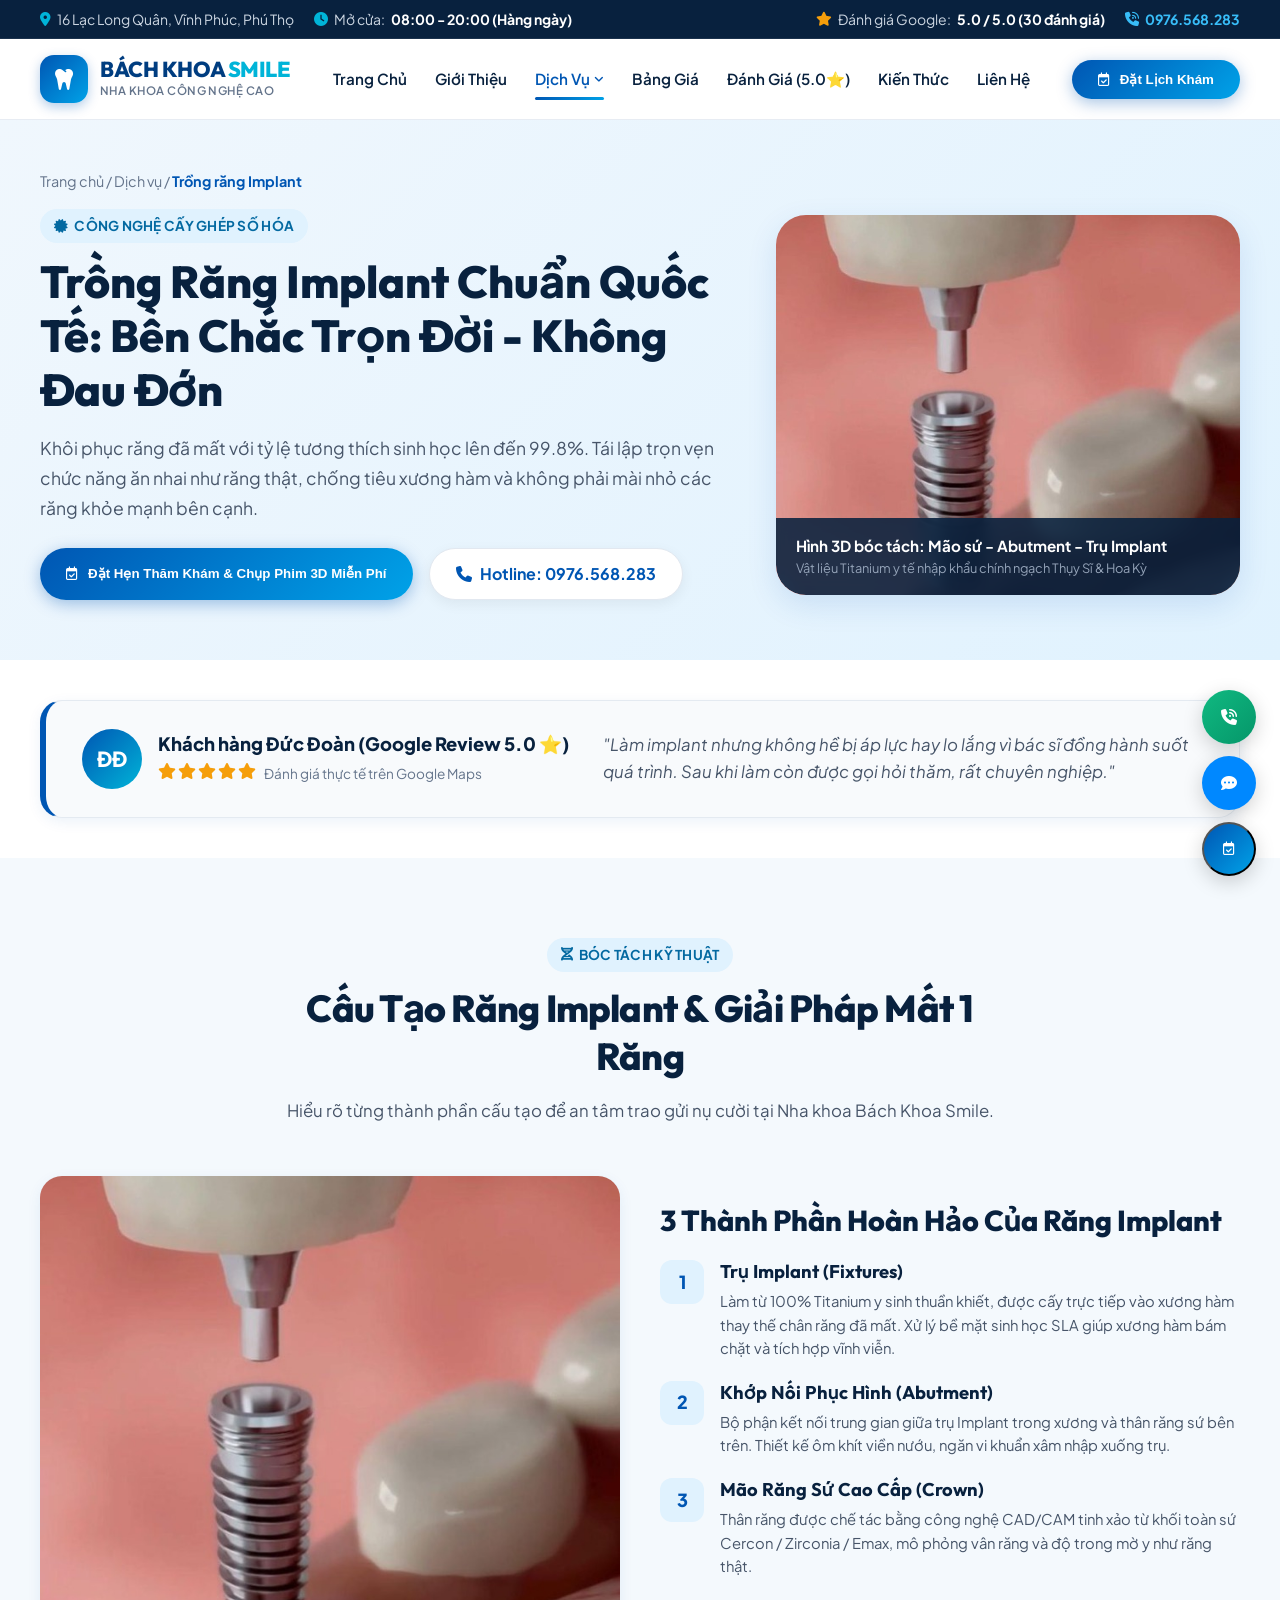
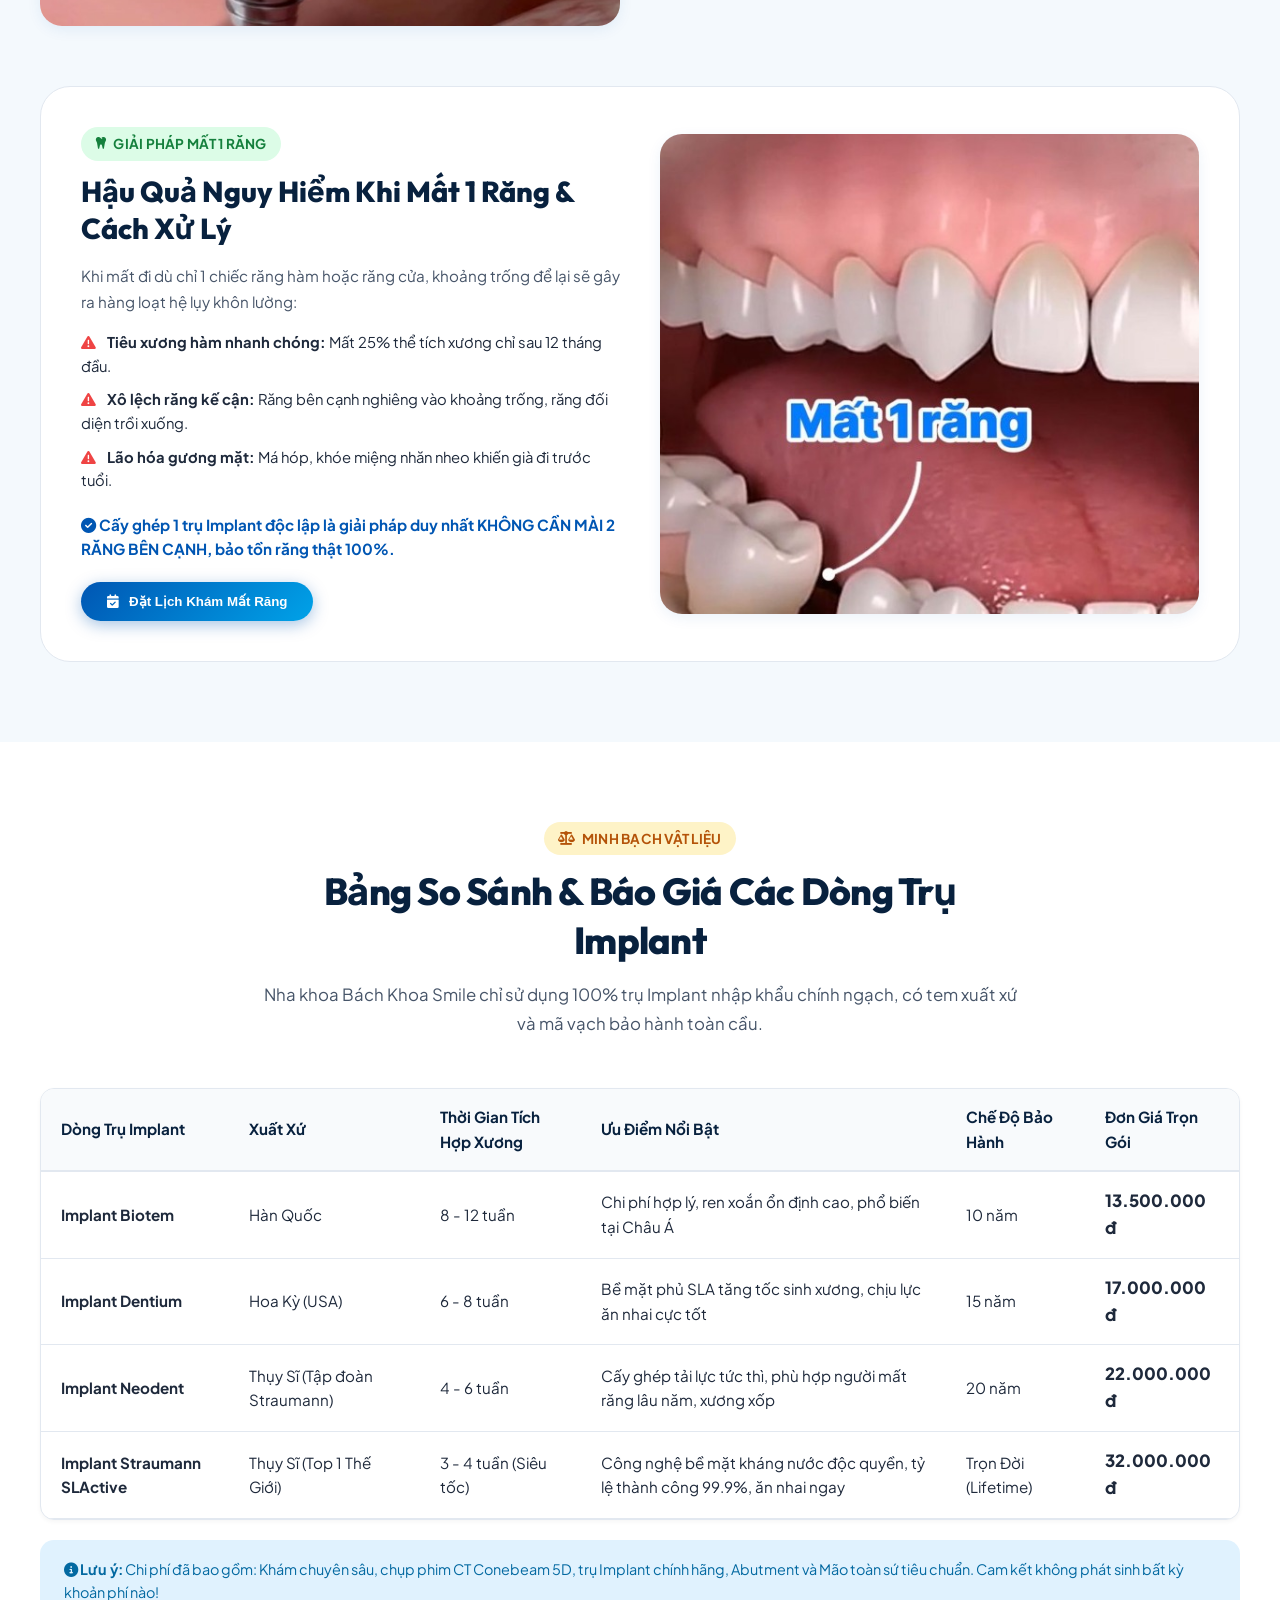
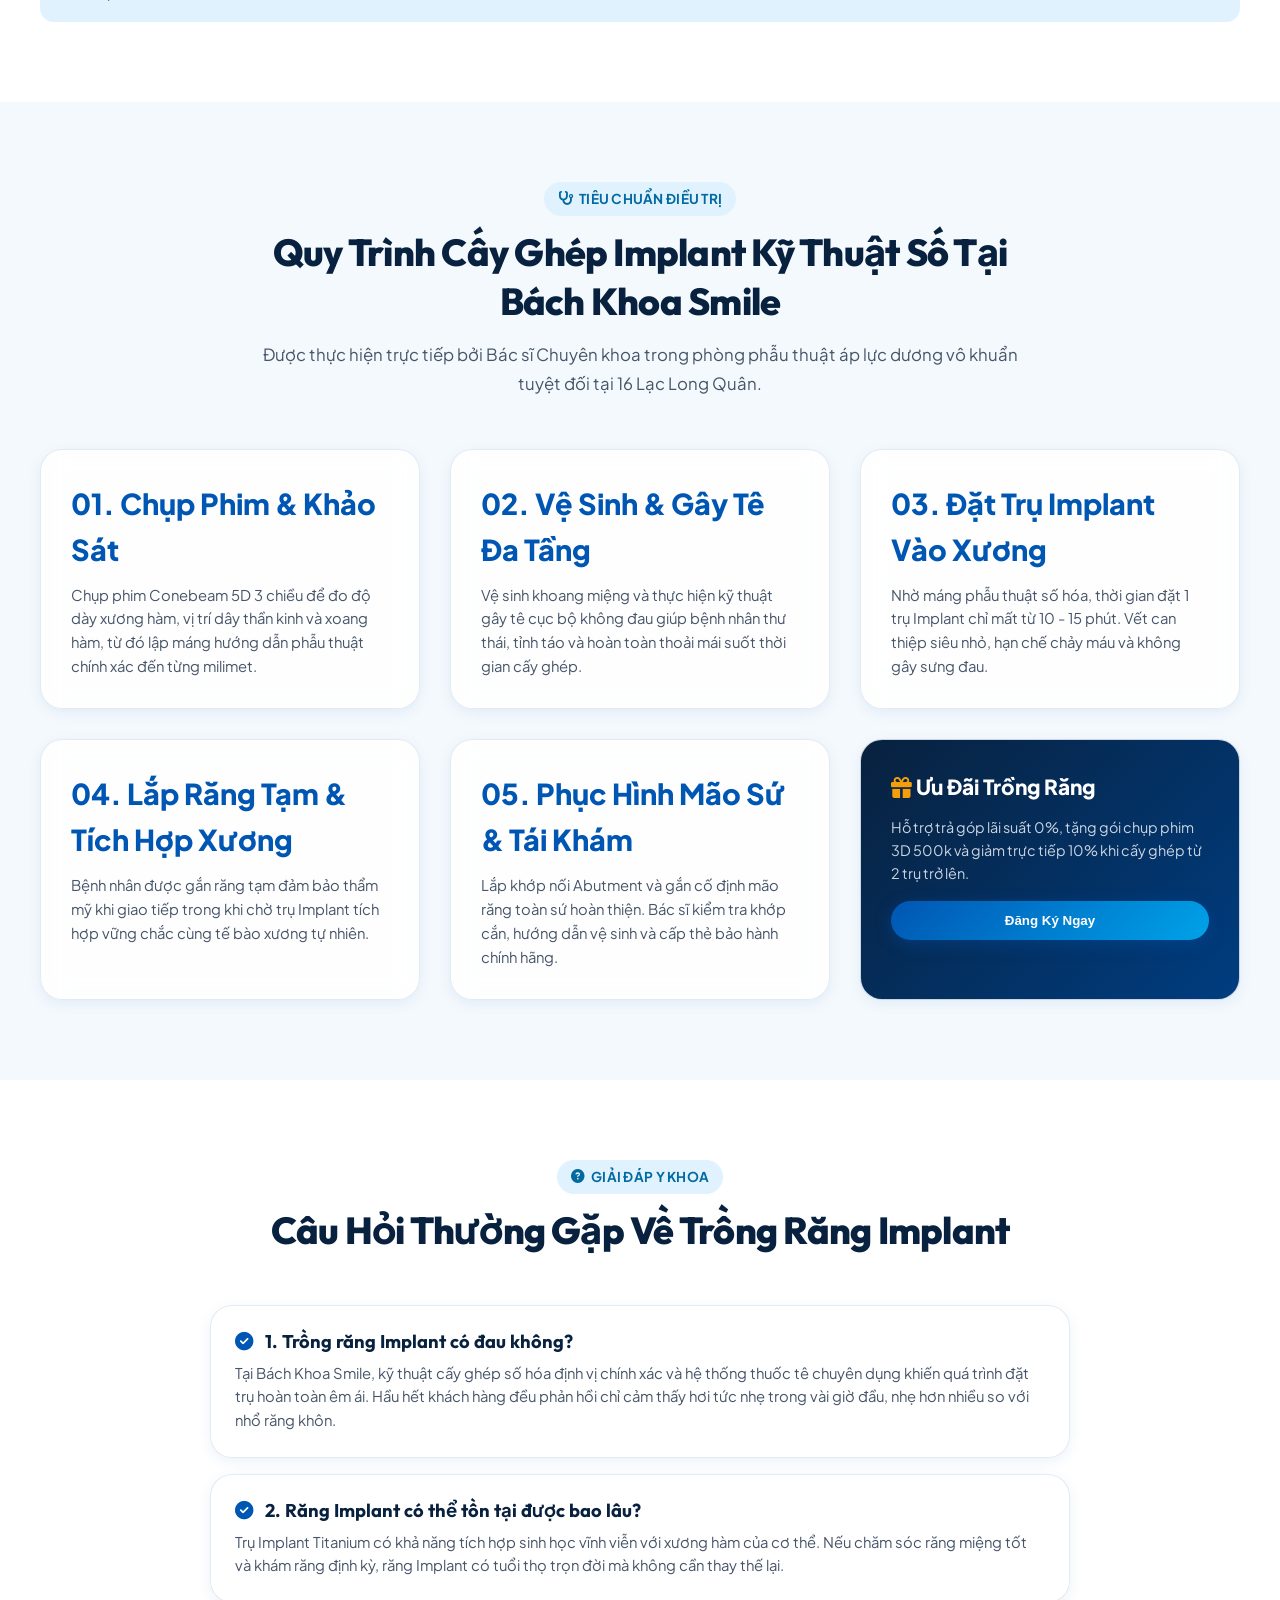
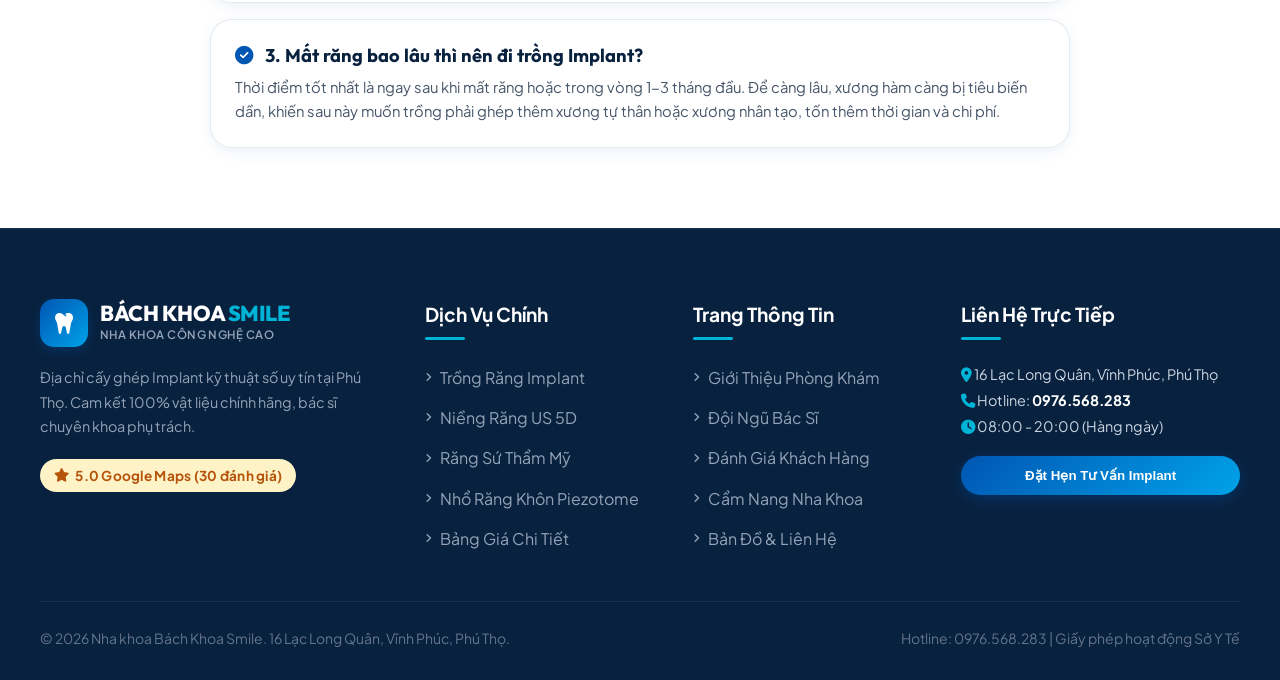
<file: dich-vu-implant.html>
<!DOCTYPE html>
<html lang="vi">
<head>
  <meta charset="UTF-8">
  <meta name="viewport" content="width=device-width, initial-scale=1.0">
  <title>Trồng Răng Implant Kỹ Thuật Số - Nha Khoa Bách Khoa Smile 16 Lạc Long Quân</title>
  <meta name="description" content="Dịch vụ Trồng răng Implant tiêu chuẩn Thụy Sĩ tại Nha khoa Bách Khoa Smile 16 Lạc Long Quân, Phú Thọ. Bác sĩ đồng hành 1:1, cấy ghép không đau, bảo hành trọn đời.">
  <link rel="stylesheet" href="assets/css/style.css">
  <link rel="stylesheet" href="https://cdnjs.cloudflare.com/ajax/libs/font-awesome/6.4.0/css/all.min.css">
</head>
<body>

  <!-- Top bar -->
  <div class="topbar">
    <div class="container topbar-content">
      <div style="display: flex; gap: 20px; flex-wrap: wrap;">
        <span class="topbar-item"><i class="fa-solid fa-location-dot" style="color: var(--secondary);"></i> 16 Lạc Long Quân, Vĩnh Phúc, Phú Thọ</span>
        <span class="topbar-item"><i class="fa-solid fa-clock" style="color: var(--secondary);"></i> Mở cửa: <b>08:00 - 20:00 (Hàng ngày)</b></span>
      </div>
      <div style="display: flex; gap: 20px; align-items: center;">
        <span class="topbar-item"><i class="fa-solid fa-star" style="color: #f59e0b;"></i> Đánh giá Google: <b>5.0 / 5.0 (30 đánh giá)</b></span>
        <a href="tel:0976568283" class="topbar-item" style="color: #38bdf8; font-weight: 700;"><i class="fa-solid fa-phone-volume"></i> 0976.568.283</a>
      </div>
    </div>
  </div>

  <!-- Header -->
  <header class="main-header glass-nav">
    <div class="container nav-row">
      <a href="index.html" class="logo-brand">
        <div class="logo-icon-wrap">
          <i class="fa-solid fa-tooth"></i>
        </div>
        <div>
          <div class="logo-text-title">BÁCH KHOA <span>SMILE</span></div>
          <div class="logo-text-sub">Nha Khoa Công Nghệ Cao</div>
        </div>
      </a>

      <ul class="nav-links" id="navLinks">
        <li class="nav-item"><a href="index.html" class="nav-link">Trang Chủ</a></li>
        <li class="nav-item"><a href="gioi-thieu.html" class="nav-link">Giới Thiệu</a></li>
        <li class="nav-item">
          <a href="javascript:void(0);" class="nav-link active">Dịch Vụ <i class="fa-solid fa-angle-down" style="font-size: 11px;"></i></a>
          <div class="dropdown-menu" style="min-width: 320px;">
            <a href="dich-vu-implant.html" class="dropdown-item">
              <div class="dropdown-icon"><i class="fa-solid fa-screwdriver"></i></div>
              <div>Trồng Răng Implant<br><small style="color: var(--slate-muted); font-weight: 400;">Công nghệ cấy ghép chịu lực tức thì</small></div>
            </a>
            <a href="dich-vu-nieng-rang.html" class="dropdown-item">
              <div class="dropdown-icon"><i class="fa-solid fa-arrows-split-up-and-left"></i></div>
              <div>Niềng Răng - Chỉnh Nha<br><small style="color: var(--slate-muted); font-weight: 400;">Công nghệ US 5D rút ngắn thời gian</small></div>
            </a>
            <a href="dich-vu-rang-su.html" class="dropdown-item">
              <div class="dropdown-icon"><i class="fa-solid fa-gem"></i></div>
              <div>Răng Sứ Thẩm Mỹ & Veneer<br><small style="color: var(--slate-muted); font-weight: 400;">Bảo tồn răng thật tối đa</small></div>
            </a>
            <a href="dich-vu-nho-rang-khon.html" class="dropdown-item">
              <div class="dropdown-icon"><i class="fa-solid fa-bolt-lightning"></i></div>
              <div>Nhổ Răng Khôn Piezotome<br><small style="color: var(--slate-muted); font-weight: 400;">Sóng siêu âm không đau, không sưng</small></div>
            </a>
            <a href="bang-gia.html#tong-quat" class="dropdown-item">
              <div class="dropdown-icon"><i class="fa-solid fa-shield-heart"></i></div>
              <div>Nha Khoa Tổng Quát<br><small style="color: var(--slate-muted); font-weight: 400;">Lấy cao răng, hàn trám răng, chữa tủy</small></div>
            </a>
          </div>
        </li>
        <li class="nav-item"><a href="bang-gia.html" class="nav-link">Bảng Giá</a></li>
        <li class="nav-item"><a href="danh-gia-khach-hang.html" class="nav-link">Đánh Giá (5.0⭐)</a></li>
        <li class="nav-item"><a href="kien-thuc-nha-khoa.html" class="nav-link">Kiến Thức</a></li>
        <li class="nav-item"><a href="lien-he.html" class="nav-link">Liên Hệ</a></li>
      </ul>

      <div style="display: flex; align-items: center; gap: 14px;">
        <button class="btn-primary-gradient btn-open-booking" data-service="Trồng răng Implant">
          <i class="fa-regular fa-calendar-check"></i> Đặt Lịch Khám
        </button>
        <button class="mobile-toggle" id="mobileToggle">
          <i class="fa-solid fa-bars"></i>
        </button>
      </div>
    </div>
  </header>

  <!-- Breadcrumbs & Service Hero -->
  <section style="background: linear-gradient(135deg, #f0f7fd 0%, #e0f2fe 100%); padding: 50px 0 60px 0;">
    <div class="container">
      <div style="font-size: 0.9rem; color: var(--slate-muted); margin-bottom: 16px;">
        <a href="index.html">Trang chủ</a> / <a href="index.html#dich-vu">Dịch vụ</a> / <span style="color: var(--primary); font-weight: 700;">Trồng răng Implant</span>
      </div>

      <div style="display: grid; grid-template-columns: 1.2fr 0.8fr; gap: 40px; align-items: center;">
        <div>
          <span class="badge-pill badge-blue" style="margin-bottom: 12px;"><i class="fa-solid fa-certificate"></i> CÔNG NGHỆ CẤY GHÉP SỐ HÓA</span>
          <h1 style="font-size: 2.8rem; font-weight: 800; color: var(--navy); line-height: 1.2; margin-bottom: 18px;">
            Trồng Răng Implant Chuẩn Quốc Tế: Bền Chắc Trọn Đời - Không Đau Đớn
          </h1>
          <p style="font-size: 1.1rem; color: var(--slate-text); line-height: 1.7; margin-bottom: 24px;">
            Khôi phục răng đã mất với tỷ lệ tương thích sinh học lên đến 99.8%. Tái lập trọn vẹn chức năng ăn nhai như răng thật, chống tiêu xương hàm và không phải mài nhỏ các răng khỏe mạnh bên cạnh.
          </p>
          <div style="display: flex; gap: 16px; flex-wrap: wrap;">
            <button class="btn-primary-gradient btn-open-booking" data-service="Trồng răng Implant">
              <i class="fa-regular fa-calendar-check"></i> Đặt Hẹn Thăm Khám & Chụp Phim 3D Miễn Phí
            </button>
            <a href="tel:0976568283" class="btn-secondary-white">
              <i class="fa-solid fa-phone"></i> Hotline: 0976.568.283
            </a>
          </div>
        </div>

        <div style="position: relative; border-radius: var(--radius-xl); overflow: hidden; box-shadow: var(--shadow-lg);">
          <img src="assets/images/cau-tao-implant.jpg" alt="Cấu tạo răng Implant 3D tại Nha khoa Bách Khoa Smile" style="width: 100%; height: 380px; object-fit: cover;">
          <div style="position: absolute; bottom: 0; left: 0; right: 0; background: rgba(8, 33, 62, 0.88); backdrop-filter: blur(8px); padding: 16px 20px; color: #fff;">
            <div style="font-weight: 700; font-size: 0.95rem;">Hình 3D bóc tách: Mão sứ - Abutment - Trụ Implant</div>
            <div style="font-size: 0.8rem; color: #94a3b8;">Vật liệu Titanium y tế nhập khẩu chính ngạch Thụy Sĩ & Hoa Kỳ</div>
          </div>
        </div>
      </div>
    </div>
  </section>

  <!-- Section: Review Thực Tế của Khách Hàng Implant -->
  <section class="section section-white" style="padding: 40px 0;">
    <div class="container">
      <div class="glass-card" style="padding: 28px 36px; border-left: 6px solid var(--primary); background: #f8fafc;">
        <div style="display: flex; align-items: center; justify-content: space-between; flex-wrap: wrap; gap: 20px;">
          <div style="display: flex; align-items: center; gap: 16px;">
            <div class="review-avatar" style="width: 60px; height: 60px; font-size: 1.3rem;">ĐĐ</div>
            <div>
              <div style="font-size: 1.15rem; font-weight: 800; color: var(--navy);">Khách hàng Đức Đoàn (Google Review 5.0 ⭐)</div>
              <div class="star-rating" style="margin: 4px 0;">
                <i class="fa-solid fa-star"></i>
                <i class="fa-solid fa-star"></i>
                <i class="fa-solid fa-star"></i>
                <i class="fa-solid fa-star"></i>
                <i class="fa-solid fa-star"></i>
                <span style="color: var(--slate-muted); font-size: 0.85rem; font-weight: 400; margin-left: 6px;">Đánh giá thực tế trên Google Maps</span>
              </div>
            </div>
          </div>
          <div style="font-style: italic; color: var(--slate-text); font-size: 1.05rem; max-width: 600px;">
            "Làm implant nhưng không hề bị áp lực hay lo lắng vì bác sĩ đồng hành suốt quá trình. Sau khi làm còn được gọi hỏi thăm, rất chuyên nghiệp."
          </div>
        </div>
      </div>
    </div>
  </section>

  <!-- Section: Cấu Tạo Chi Tiết & Giải Pháp Mất Răng -->
  <section class="section section-light" id="mat-1-rang">
    <div class="container">
      <div class="section-header">
        <span class="badge-pill badge-blue"><i class="fa-solid fa-dna"></i> BÓC TÁCH KỸ THUẬT</span>
        <h2 class="section-title">Cấu Tạo Răng Implant & Giải Pháp Mất 1 Răng</h2>
        <p class="section-desc">Hiểu rõ từng thành phần cấu tạo để an tâm trao gửi nụ cười tại Nha khoa Bách Khoa Smile.</p>
      </div>

      <!-- Part 1: Cấu tạo 3 phần -->
      <div style="display: grid; grid-template-columns: 1fr 1fr; gap: 40px; align-items: center; margin-bottom: 60px;">
        <div>
          <img src="assets/images/cau-tao-implant.jpg" alt="Mô phỏng bóc tách cấu tạo răng implant" style="border-radius: var(--radius-lg); box-shadow: var(--shadow-md); width: 100%; max-height: 450px; object-fit: cover;">
        </div>
        <div>
          <h3 style="font-size: 1.8rem; font-weight: 800; color: var(--navy); margin-bottom: 20px;">3 Thành Phần Hoàn Hảo Của Răng Implant</h3>

          <div style="display: flex; gap: 16px; margin-bottom: 20px;">
            <div style="width: 44px; height: 44px; border-radius: 12px; background: #e0f2fe; color: var(--primary); display: flex; align-items: center; justify-content: center; font-size: 18px; flex-shrink: 0; font-weight: 800;">1</div>
            <div>
              <h4 style="font-size: 1.15rem; font-weight: 700; margin-bottom: 6px;">Trụ Implant (Fixtures)</h4>
              <p style="color: var(--slate-text); font-size: 0.925rem;">Làm từ 100% Titanium y sinh thuần khiết, được cấy trực tiếp vào xương hàm thay thế chân răng đã mất. Xử lý bề mặt sinh học SLA giúp xương hàm bám chặt và tích hợp vĩnh viễn.</p>
            </div>
          </div>

          <div style="display: flex; gap: 16px; margin-bottom: 20px;">
            <div style="width: 44px; height: 44px; border-radius: 12px; background: #e0f2fe; color: var(--primary); display: flex; align-items: center; justify-content: center; font-size: 18px; flex-shrink: 0; font-weight: 800;">2</div>
            <div>
              <h4 style="font-size: 1.15rem; font-weight: 700; margin-bottom: 6px;">Khớp Nối Phục Hình (Abutment)</h4>
              <p style="color: var(--slate-text); font-size: 0.925rem;">Bộ phận kết nối trung gian giữa trụ Implant trong xương và thân răng sứ bên trên. Thiết kế ôm khít viền nướu, ngăn vi khuẩn xâm nhập xuống trụ.</p>
            </div>
          </div>

          <div style="display: flex; gap: 16px; margin-bottom: 20px;">
            <div style="width: 44px; height: 44px; border-radius: 12px; background: #e0f2fe; color: var(--primary); display: flex; align-items: center; justify-content: center; font-size: 18px; flex-shrink: 0; font-weight: 800;">3</div>
            <div>
              <h4 style="font-size: 1.15rem; font-weight: 700; margin-bottom: 6px;">Mão Răng Sứ Cao Cấp (Crown)</h4>
              <p style="color: var(--slate-text); font-size: 0.925rem;">Thân răng được chế tác bằng công nghệ CAD/CAM tinh xảo từ khối toàn sứ Cercon / Zirconia / Emax, mô phỏng vân răng và độ trong mờ y như răng thật.</p>
            </div>
          </div>
        </div>
      </div>

      <!-- Part 2: Giải pháp Mất 1 răng (sử dụng mat-1-rang.jpg) -->
      <div style="display: grid; grid-template-columns: 1fr 1fr; gap: 40px; align-items: center; background: #fff; padding: 40px; border-radius: var(--radius-xl); border: 1px solid var(--border-light);">
        <div>
          <span class="badge-pill badge-green" style="margin-bottom: 12px;"><i class="fa-solid fa-tooth"></i> GIẢI PHÁP MẤT 1 RĂNG</span>
          <h3 style="font-size: 1.8rem; font-weight: 800; color: var(--navy); margin-bottom: 16px;">Hậu Quả Nguy Hiểm Khi Mất 1 Răng & Cách Xử Lý</h3>
          <p style="color: var(--slate-text); font-size: 0.95rem; line-height: 1.7; margin-bottom: 16px;">
            Khi mất đi dù chỉ 1 chiếc răng hàm hoặc răng cửa, khoảng trống để lại sẽ gây ra hàng loạt hệ lụy khôn lường:
          </p>
          <ul style="list-style: none; padding: 0; margin-bottom: 20px; display: flex; flex-direction: column; gap: 10px; font-size: 0.925rem; color: var(--slate-dark);">
            <li><i class="fa-solid fa-triangle-exclamation" style="color: #ef4444; margin-right: 8px;"></i> <b>Tiêu xương hàm nhanh chóng:</b> Mất 25% thể tích xương chỉ sau 12 tháng đầu.</li>
            <li><i class="fa-solid fa-triangle-exclamation" style="color: #ef4444; margin-right: 8px;"></i> <b>Xô lệch răng kế cận:</b> Răng bên cạnh nghiêng vào khoảng trống, răng đối diện trồi xuống.</li>
            <li><i class="fa-solid fa-triangle-exclamation" style="color: #ef4444; margin-right: 8px;"></i> <b>Lão hóa gương mặt:</b> Má hóp, khóe miệng nhăn nheo khiến già đi trước tuổi.</li>
          </ul>
          <p style="color: var(--primary); font-weight: 700; font-size: 0.95rem; margin-bottom: 20px;">
            <i class="fa-solid fa-circle-check"></i> Cấy ghép 1 trụ Implant độc lập là giải pháp duy nhất KHÔNG CẦN MÀI 2 RĂNG BÊN CẠNH, bảo tồn răng thật 100%.
          </p>
          <button class="btn-primary-gradient btn-open-booking" data-service="Cấy ghép mất 1 răng">
            <i class="fa-solid fa-calendar-check"></i> Đặt Lịch Khám Mất Răng
          </button>
        </div>

        <div>
          <img src="assets/images/mat-1-rang.jpg" alt="Mô phỏng trường hợp mất 1 răng hàm và cách cấy ghép implant" style="border-radius: var(--radius-lg); width: 100%; max-height: 480px; object-fit: cover; box-shadow: var(--shadow-md);">
        </div>
      </div>

    </div>
  </section>

  <!-- Section: Bảng So Sánh Các Dòng Trụ Implant Chính Hãng -->
  <section class="section section-white">
    <div class="container">
      <div class="section-header">
        <span class="badge-pill badge-gold"><i class="fa-solid fa-scale-balanced"></i> MINH BẠCH VẬT LIỆU</span>
        <h2 class="section-title">Bảng So Sánh & Báo Giá Các Dòng Trụ Implant</h2>
        <p class="section-desc">Nha khoa Bách Khoa Smile chỉ sử dụng 100% trụ Implant nhập khẩu chính ngạch, có tem xuất xứ và mã vạch bảo hành toàn cầu.</p>
      </div>

      <div class="table-responsive">
        <table class="custom-table">
          <thead>
            <tr>
              <th>Dòng Trụ Implant</th>
              <th>Xuất Xứ</th>
              <th>Thời Gian Tích Hợp Xương</th>
              <th>Ưu Điểm Nổi Bật</th>
              <th>Chế Độ Bảo Hành</th>
              <th>Đơn Giá Trọn Gói</th>
            </tr>
          </thead>
          <tbody>
            <tr>
              <td><b>Implant Biotem</b></td>
              <td>Hàn Quốc</td>
              <td>8 - 12 tuần</td>
              <td>Chi phí hợp lý, ren xoắn ổn định cao, phổ biến tại Châu Á</td>
              <td>10 năm</td>
              <td class="table-price-tag">13.500.000 đ</td>
            </tr>
            <tr>
              <td><b>Implant Dentium</b></td>
              <td>Hoa Kỳ (USA)</td>
              <td>6 - 8 tuần</td>
              <td>Bề mặt phủ SLA tăng tốc sinh xương, chịu lực ăn nhai cực tốt</td>
              <td>15 năm</td>
              <td class="table-price-tag">17.000.000 đ</td>
            </tr>
            <tr>
              <td><b>Implant Neodent</b></td>
              <td>Thụy Sĩ (Tập đoàn Straumann)</td>
              <td>4 - 6 tuần</td>
              <td>Cấy ghép tải lực tức thì, phù hợp người mất răng lâu năm, xương xốp</td>
              <td>20 năm</td>
              <td class="table-price-tag">22.000.000 đ</td>
            </tr>
            <tr>
              <td><b>Implant Straumann SLActive</b></td>
              <td>Thụy Sĩ (Top 1 Thế Giới)</td>
              <td>3 - 4 tuần (Siêu tốc)</td>
              <td>Công nghệ bề mặt kháng nước độc quyền, tỷ lệ thành công 99.9%, ăn nhai ngay</td>
              <td>Trọn Đời (Lifetime)</td>
              <td class="table-price-tag">32.000.000 đ</td>
            </tr>
          </tbody>
        </table>
      </div>

      <div style="background: #e0f2fe; padding: 18px 24px; border-radius: var(--radius-md); margin-top: 20px; font-size: 0.9rem; color: #0369a1;">
        <i class="fa-solid fa-circle-info"></i> <b>Lưu ý:</b> Chi phí đã bao gồm: Khám chuyên sâu, chụp phim CT Conebeam 5D, trụ Implant chính hãng, Abutment và Mão toàn sứ tiêu chuẩn. Cam kết không phát sinh bất kỳ khoản phí nào!
      </div>
    </div>
  </section>

  <!-- Section: Quy Trình Cấy Ghép 5 Bước -->
  <section class="section section-light">
    <div class="container">
      <div class="section-header">
        <span class="badge-pill badge-blue"><i class="fa-solid fa-stethoscope"></i> TIÊU CHUẨN ĐIỀU TRỊ</span>
        <h2 class="section-title">Quy Trình Cấy Ghép Implant Kỹ Thuật Số Tại Bách Khoa Smile</h2>
        <p class="section-desc">Được thực hiện trực tiếp bởi Bác sĩ Chuyên khoa trong phòng phẫu thuật áp lực dương vô khuẩn tuyệt đối tại 16 Lạc Long Quân.</p>
      </div>

      <div class="grid-3">
        <div class="glass-card" style="padding: 30px;">
          <div style="font-size: 1.8rem; font-weight: 800; color: var(--primary); margin-bottom: 12px;">01. Chụp Phim & Khảo Sát</div>
          <p style="color: var(--slate-text); font-size: 0.925rem;">
            Chụp phim Conebeam 5D 3 chiều để đo độ dày xương hàm, vị trí dây thần kinh và xoang hàm, từ đó lập máng hướng dẫn phẫu thuật chính xác đến từng milimet.
          </p>
        </div>

        <div class="glass-card" style="padding: 30px;">
          <div style="font-size: 1.8rem; font-weight: 800; color: var(--primary); margin-bottom: 12px;">02. Vệ Sinh & Gây Tê Đa Tầng</div>
          <p style="color: var(--slate-text); font-size: 0.925rem;">
            Vệ sinh khoang miệng và thực hiện kỹ thuật gây tê cục bộ không đau giúp bệnh nhân thư thái, tỉnh táo và hoàn toàn thoải mái suốt thời gian cấy ghép.
          </p>
        </div>

        <div class="glass-card" style="padding: 30px;">
          <div style="font-size: 1.8rem; font-weight: 800; color: var(--primary); margin-bottom: 12px;">03. Đặt Trụ Implant Vào Xương</div>
          <p style="color: var(--slate-text); font-size: 0.925rem;">
            Nhờ máng phẫu thuật số hóa, thời gian đặt 1 trụ Implant chỉ mất từ 10 - 15 phút. Vết can thiệp siêu nhỏ, hạn chế chảy máu và không gây sưng đau.
          </p>
        </div>

        <div class="glass-card" style="padding: 30px;">
          <div style="font-size: 1.8rem; font-weight: 800; color: var(--primary); margin-bottom: 12px;">04. Lắp Răng Tạm & Tích Hợp Xương</div>
          <p style="color: var(--slate-text); font-size: 0.925rem;">
            Bệnh nhân được gắn răng tạm đảm bảo thẩm mỹ khi giao tiếp trong khi chờ trụ Implant tích hợp vững chắc cùng tế bào xương tự nhiên.
          </p>
        </div>

        <div class="glass-card" style="padding: 30px;">
          <div style="font-size: 1.8rem; font-weight: 800; color: var(--primary); margin-bottom: 12px;">05. Phục Hình Mão Sứ & Tái Khám</div>
          <p style="color: var(--slate-text); font-size: 0.925rem;">
            Lắp khớp nối Abutment và gắn cố định mão răng toàn sứ hoàn thiện. Bác sĩ kiểm tra khớp cắn, hướng dẫn vệ sinh và cấp thẻ bảo hành chính hãng.
          </p>
        </div>

        <div class="glass-card" style="padding: 30px; background: linear-gradient(135deg, var(--navy), #003d80); color: #fff;">
          <div style="font-size: 1.3rem; font-weight: 800; color: #fff; margin-bottom: 12px;"><i class="fa-solid fa-gift" style="color: #f59e0b;"></i> Ưu Đãi Trồng Răng</div>
          <p style="color: #cbd5e1; font-size: 0.9rem; margin-bottom: 16px;">
            Hỗ trợ trả góp lãi suất 0%, tặng gói chụp phim 3D 500k và giảm trực tiếp 10% khi cấy ghép từ 2 trụ trở lên.
          </p>
          <button class="btn-primary-gradient btn-open-booking" data-service="Đăng ký ưu đãi Implant" style="width: 100%;">
            Đăng Ký Ngay
          </button>
        </div>
      </div>
    </div>
  </section>

  <!-- Section: Câu Hỏi Thường Gặp (FAQ) -->
  <section class="section section-white">
    <div class="container" style="max-width: 900px;">
      <div class="section-header">
        <span class="badge-pill badge-blue"><i class="fa-solid fa-circle-question"></i> GIẢI ĐÁP Y KHOA</span>
        <h2 class="section-title">Câu Hỏi Thường Gặp Về Trồng Răng Implant</h2>
      </div>

      <div style="display: flex; flex-direction: column; gap: 16px;">
        <div class="glass-card" style="padding: 24px;">
          <h4 style="font-size: 1.15rem; font-weight: 700; margin-bottom: 8px; color: var(--navy);"><i class="fa-solid fa-circle-check" style="color: var(--primary); margin-right: 8px;"></i> 1. Trồng răng Implant có đau không?</h4>
          <p style="color: var(--slate-text); font-size: 0.925rem; line-height: 1.6;">
            Tại Bách Khoa Smile, kỹ thuật cấy ghép số hóa định vị chính xác và hệ thống thuốc tê chuyên dụng khiến quá trình đặt trụ hoàn toàn êm ái. Hầu hết khách hàng đều phản hồi chỉ cảm thấy hơi tức nhẹ trong vài giờ đầu, nhẹ hơn nhiều so với nhổ răng khôn.
          </p>
        </div>

        <div class="glass-card" style="padding: 24px;">
          <h4 style="font-size: 1.15rem; font-weight: 700; margin-bottom: 8px; color: var(--navy);"><i class="fa-solid fa-circle-check" style="color: var(--primary); margin-right: 8px;"></i> 2. Răng Implant có thể tồn tại được bao lâu?</h4>
          <p style="color: var(--slate-text); font-size: 0.925rem; line-height: 1.6;">
            Trụ Implant Titanium có khả năng tích hợp sinh học vĩnh viễn với xương hàm của cơ thể. Nếu chăm sóc răng miệng tốt và khám răng định kỳ, răng Implant có tuổi thọ trọn đời mà không cần thay thế lại.
          </p>
        </div>

        <div class="glass-card" style="padding: 24px;">
          <h4 style="font-size: 1.15rem; font-weight: 700; margin-bottom: 8px; color: var(--navy);"><i class="fa-solid fa-circle-check" style="color: var(--primary); margin-right: 8px;"></i> 3. Mất răng bao lâu thì nên đi trồng Implant?</h4>
          <p style="color: var(--slate-text); font-size: 0.925rem; line-height: 1.6;">
            Thời điểm tốt nhất là ngay sau khi mất răng hoặc trong vòng 1-3 tháng đầu. Để càng lâu, xương hàm càng bị tiêu biến dần, khiến sau này muốn trồng phải ghép thêm xương tự thân hoặc xương nhân tạo, tốn thêm thời gian và chi phí.
          </p>
        </div>
      </div>
    </div>
  </section>

  <!-- Footer -->
  <footer class="main-footer">
    <div class="container">
      <div style="display: grid; grid-template-columns: 1.5fr 1fr 1fr 1.2fr; gap: 36px;">
        <div>
          <div class="logo-brand" style="margin-bottom: 18px;">
            <div class="logo-icon-wrap"><i class="fa-solid fa-tooth"></i></div>
            <div>
              <div class="logo-text-title" style="color: #fff;">BÁCH KHOA <span>SMILE</span></div>
              <div class="logo-text-sub" style="color: #94a3b8;">Nha Khoa Công Nghệ Cao</div>
            </div>
          </div>
          <p style="color: #94a3b8; font-size: 0.9rem; line-height: 1.7; margin-bottom: 20px;">
            Địa chỉ cấy ghép Implant kỹ thuật số uy tín tại Phú Thọ. Cam kết 100% vật liệu chính hãng, bác sĩ chuyên khoa phụ trách.
          </p>
          <span class="badge-pill badge-gold"><i class="fa-solid fa-star"></i> 5.0 Google Maps (30 đánh giá)</span>
        </div>

        <div>
          <div class="footer-col-title">Dịch Vụ Chính</div>
          <ul class="footer-links">
            <li><a href="dich-vu-implant.html" class="footer-link"><i class="fa-solid fa-angle-right" style="font-size: 11px;"></i> Trồng Răng Implant</a></li>
            <li><a href="dich-vu-nieng-rang.html" class="footer-link"><i class="fa-solid fa-angle-right" style="font-size: 11px;"></i> Niềng Răng US 5D</a></li>
            <li><a href="dich-vu-rang-su.html" class="footer-link"><i class="fa-solid fa-angle-right" style="font-size: 11px;"></i> Răng Sứ Thẩm Mỹ</a></li>
            <li><a href="dich-vu-nho-rang-khon.html" class="footer-link"><i class="fa-solid fa-angle-right" style="font-size: 11px;"></i> Nhổ Răng Khôn Piezotome</a></li>
            <li><a href="bang-gia.html" class="footer-link"><i class="fa-solid fa-angle-right" style="font-size: 11px;"></i> Bảng Giá Chi Tiết</a></li>
          </ul>
        </div>

        <div>
          <div class="footer-col-title">Trang Thông Tin</div>
          <ul class="footer-links">
            <li><a href="gioi-thieu.html" class="footer-link"><i class="fa-solid fa-angle-right" style="font-size: 11px;"></i> Giới Thiệu Phòng Khám</a></li>
            <li><a href="doi-ngu-bac-si.html" class="footer-link"><i class="fa-solid fa-angle-right" style="font-size: 11px;"></i> Đội Ngũ Bác Sĩ</a></li>
            <li><a href="danh-gia-khach-hang.html" class="footer-link"><i class="fa-solid fa-angle-right" style="font-size: 11px;"></i> Đánh Giá Khách Hàng</a></li>
            <li><a href="kien-thuc-nha-khoa.html" class="footer-link"><i class="fa-solid fa-angle-right" style="font-size: 11px;"></i> Cẩm Nang Nha Khoa</a></li>
            <li><a href="lien-he.html" class="footer-link"><i class="fa-solid fa-angle-right" style="font-size: 11px;"></i> Bản Đồ & Liên Hệ</a></li>
          </ul>
        </div>

        <div>
          <div class="footer-col-title">Liên Hệ Trực Tiếp</div>
          <div style="font-size: 0.9rem; line-height: 1.8; color: #cbd5e1;">
            <p><i class="fa-solid fa-location-dot" style="color: var(--secondary);"></i> 16 Lạc Long Quân, Vĩnh Phúc, Phú Thọ</p>
            <p><i class="fa-solid fa-phone" style="color: var(--secondary);"></i> Hotline: <b style="color: #fff;">0976.568.283</b></p>
            <p><i class="fa-solid fa-clock" style="color: var(--secondary);"></i> 08:00 - 20:00 (Hàng ngày)</p>
          </div>
          <div style="margin-top: 16px;">
            <button class="btn-primary-gradient btn-open-booking" data-service="Tư vấn Implant" style="width: 100%;">
              Đặt Hẹn Tư Vấn Implant
            </button>
          </div>
        </div>
      </div>

      <div class="footer-bottom">
        <div>© 2026 Nha khoa Bách Khoa Smile. 16 Lạc Long Quân, Vĩnh Phúc, Phú Thọ.</div>
        <div>Hotline: 0976.568.283 | Giấy phép hoạt động Sở Y Tế</div>
      </div>
    </div>
  </footer>

  <!-- Floating Buttons -->
  <div class="floating-bar">
    <a href="tel:0976568283" class="float-btn float-btn-phone" title="Gọi ngay">
      <i class="fa-solid fa-phone-volume"></i>
      <span class="float-tooltip">Hotline: 0976.568.283</span>
    </a>
    <a href="https://zalo.me/0976568283" target="_blank" class="float-btn float-btn-zalo" title="Chat Zalo">
      <i class="fa-solid fa-comment-dots"></i>
      <span class="float-tooltip">Zalo bác sĩ tư vấn</span>
    </a>
    <button class="float-btn float-btn-calendar btn-open-booking" data-service="Implant" title="Đặt hẹn">
      <i class="fa-regular fa-calendar-check"></i>
      <span class="float-tooltip">Đặt lịch khám nhanh</span>
    </button>
  </div>

  <!-- Booking Modal -->
  <div class="modal-overlay" id="bookingModal">
    <div class="modal-content">
      <button class="modal-close-btn" id="closeModalBtn">&times;</button>
      <div style="padding: 36px;">
        <div style="text-align: center; margin-bottom: 24px;">
          <h3 style="font-size: 1.6rem; font-weight: 800; color: var(--navy);">Đăng Ký Tư Vấn Cấy Ghép Implant</h3>
          <p style="font-size: 0.9rem; color: var(--slate-muted);">Nha khoa Bách Khoa Smile - 16 Lạc Long Quân, Phú Thọ</p>
        </div>

        <form id="bookingForm">
          <div class="form-group">
            <label class="form-label">Họ và tên của bạn (*)</label>
            <input type="text" id="bookingName" class="form-control" required placeholder="Nguyễn Văn A">
          </div>
          <div class="form-group">
            <label class="form-label">Số điện thoại (*)</label>
            <input type="tel" id="bookingPhone" class="form-control" required placeholder="0976 xxx xxx">
          </div>
          <div class="form-group">
            <label class="form-label">Ngày dự kiến đến khám (*)</label>
            <input type="date" id="bookingDate" class="form-control" required>
          </div>
          <div class="form-group">
            <label class="form-label">Tình trạng răng miệng hiện tại</label>
            <select id="bookingService" class="form-control">
              <option value="Mất 1 răng (Răng cửa hoặc răng hàm)">Mất 1 răng (Răng cửa hoặc răng hàm)</option>
              <option value="Mất nhiều răng liền kề">Mất nhiều răng liền kề</option>
              <option value="Mất toàn hàm trên/dưới">Mất răng toàn hàm (All-on-4 / All-on-6)</option>
              <option value="Răng lung lay cần nhổ cắm implant ngay">Răng lung lay cần nhổ & cấy implant tức thì</option>
            </select>
          </div>
          <button type="submit" class="btn-primary-gradient" style="width: 100%; padding: 14px; border-radius: var(--radius-sm);">
            XÁC NHẬN ĐĂNG KÝ KHÁM
          </button>
        </form>
      </div>
    </div>
  </div>

  <script src="assets/js/main.js"></script>
</body>
</html>
</file>
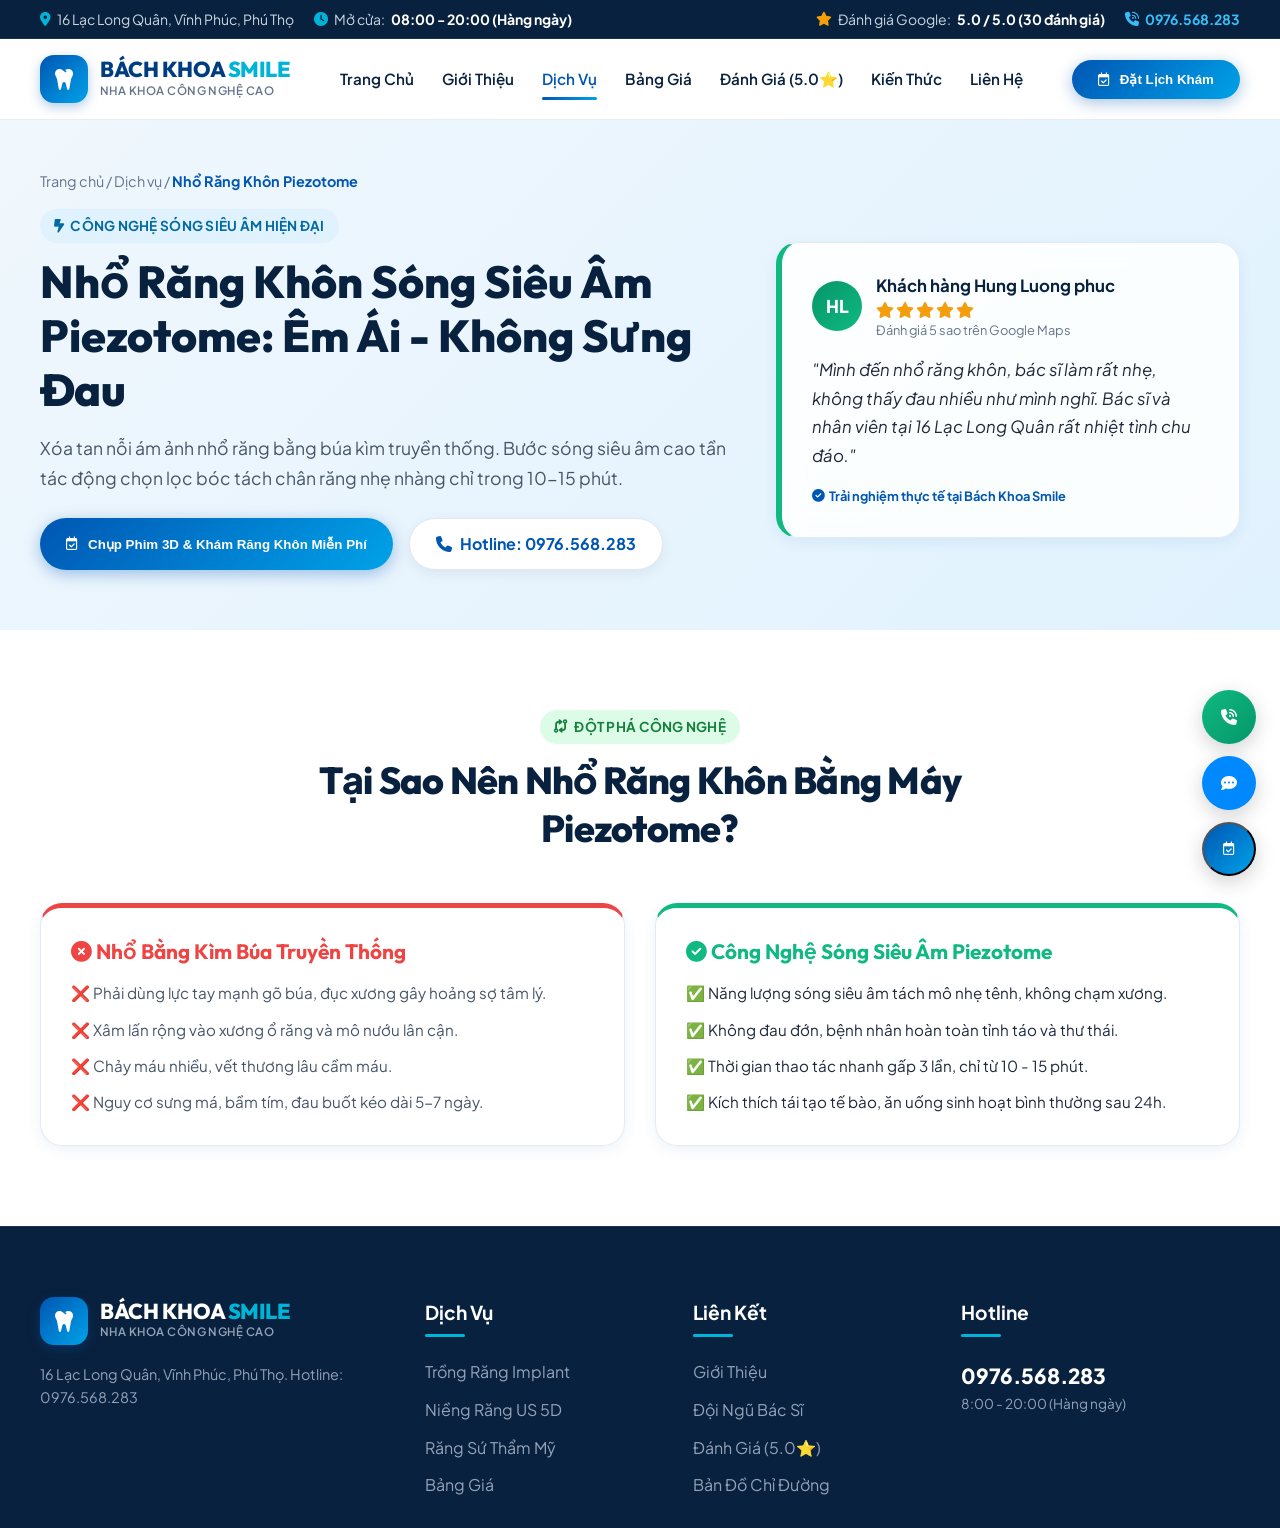
<file: dich-vu-nho-rang-khon.html>
<!DOCTYPE html>
<html lang="vi">
<head>
  <meta charset="UTF-8">
  <meta name="viewport" content="width=device-width, initial-scale=1.0">
  <title>Nhổ Răng Khôn Sóng Siêu Âm Piezotome Không Đau - Nha Khoa Bách Khoa Smile</title>
  <meta name="description" content="Nhổ răng khôn sóng siêu âm Piezotome êm ái, không sưng đau, liền thương thần tốc tại Bách Khoa Smile 16 Lạc Long Quân, Phú Thọ. Trực tiếp Bác sĩ chuyên khoa thực hiện.">
  <link rel="stylesheet" href="assets/css/style.css">
  <link rel="stylesheet" href="https://cdnjs.cloudflare.com/ajax/libs/font-awesome/6.4.0/css/all.min.css">
</head>
<body>

  <!-- Top bar -->
  <div class="topbar">
    <div class="container topbar-content">
      <div style="display: flex; gap: 20px; flex-wrap: wrap;">
        <span class="topbar-item"><i class="fa-solid fa-location-dot" style="color: var(--secondary);"></i> 16 Lạc Long Quân, Vĩnh Phúc, Phú Thọ</span>
        <span class="topbar-item"><i class="fa-solid fa-clock" style="color: var(--secondary);"></i> Mở cửa: <b>08:00 - 20:00 (Hàng ngày)</b></span>
      </div>
      <div style="display: flex; gap: 20px; align-items: center;">
        <span class="topbar-item"><i class="fa-solid fa-star" style="color: #f59e0b;"></i> Đánh giá Google: <b>5.0 / 5.0 (30 đánh giá)</b></span>
        <a href="tel:0976568283" class="topbar-item" style="color: #38bdf8; font-weight: 700;"><i class="fa-solid fa-phone-volume"></i> 0976.568.283</a>
      </div>
    </div>
  </div>

  <!-- Header -->
  <header class="main-header glass-nav">
    <div class="container nav-row">
      <a href="index.html" class="logo-brand">
        <div class="logo-icon-wrap"><i class="fa-solid fa-tooth"></i></div>
        <div>
          <div class="logo-text-title">BÁCH KHOA <span>SMILE</span></div>
          <div class="logo-text-sub">Nha Khoa Công Nghệ Cao</div>
        </div>
      </a>

      <ul class="nav-links" id="navLinks">
        <li class="nav-item"><a href="index.html" class="nav-link">Trang Chủ</a></li>
        <li class="nav-item"><a href="gioi-thieu.html" class="nav-link">Giới Thiệu</a></li>
        <li class="nav-item"><a href="dich-vu-implant.html" class="nav-link active">Dịch Vụ</a></li>
        <li class="nav-item"><a href="bang-gia.html" class="nav-link">Bảng Giá</a></li>
        <li class="nav-item"><a href="danh-gia-khach-hang.html" class="nav-link">Đánh Giá (5.0⭐)</a></li>
        <li class="nav-item"><a href="kien-thuc-nha-khoa.html" class="nav-link">Kiến Thức</a></li>
        <li class="nav-item"><a href="lien-he.html" class="nav-link">Liên Hệ</a></li>
      </ul>

      <div style="display: flex; align-items: center; gap: 14px;">
        <button class="btn-primary-gradient btn-open-booking" data-service="Nhổ răng khôn Piezotome">
          <i class="fa-regular fa-calendar-check"></i> Đặt Lịch Khám
        </button>
        <button class="mobile-toggle" id="mobileToggle"><i class="fa-solid fa-bars"></i></button>
      </div>
    </div>
  </header>

  <!-- Banner -->
  <section style="background: linear-gradient(135deg, #f0f7fd 0%, #e0f2fe 100%); padding: 50px 0 60px 0;">
    <div class="container">
      <div style="font-size: 0.9rem; color: var(--slate-muted); margin-bottom: 16px;">
        <a href="index.html">Trang chủ</a> / <a href="index.html#dich-vu">Dịch vụ</a> / <span style="color: var(--primary); font-weight: 700;">Nhổ Răng Khôn Piezotome</span>
      </div>

      <div style="display: grid; grid-template-columns: 1.2fr 0.8fr; gap: 40px; align-items: center;">
        <div>
          <span class="badge-pill badge-blue" style="margin-bottom: 12px;"><i class="fa-solid fa-bolt-lightning"></i> CÔNG NGHỆ SÓNG SIÊU ÂM HIỆN ĐẠI</span>
          <h1 style="font-size: 2.8rem; font-weight: 800; color: var(--navy); line-height: 1.2; margin-bottom: 18px;">
            Nhổ Răng Khôn Sóng Siêu Âm Piezotome: Êm Ái - Không Sưng Đau
          </h1>
          <p style="font-size: 1.1rem; color: var(--slate-text); line-height: 1.7; margin-bottom: 24px;">
            Xóa tan nỗi ám ảnh nhổ răng bằng búa kìm truyền thống. Bước sóng siêu âm cao tần tác động chọn lọc bóc tách chân răng nhẹ nhàng chỉ trong 10-15 phút.
          </p>
          <div style="display: flex; gap: 16px; flex-wrap: wrap;">
            <button class="btn-primary-gradient btn-open-booking" data-service="Nhổ răng khôn Piezotome">
              <i class="fa-regular fa-calendar-check"></i> Chụp Phim 3D & Khám Răng Khôn Miễn Phí
            </button>
            <a href="tel:0976568283" class="btn-secondary-white">
              <i class="fa-solid fa-phone"></i> Hotline: 0976.568.283
            </a>
          </div>
        </div>

        <!-- Highlight Khách Hàng Hung Luong phuc -->
        <div class="glass-card" style="padding: 30px; border-left: 6px solid #10b981;">
          <div class="review-header">
            <div class="review-avatar" style="background: linear-gradient(135deg, #059669, #10b981);">HL</div>
            <div>
              <div class="review-author">Khách hàng Hung Luong phuc</div>
              <div class="star-rating" style="margin: 2px 0;">
                <i class="fa-solid fa-star"></i><i class="fa-solid fa-star"></i><i class="fa-solid fa-star"></i><i class="fa-solid fa-star"></i><i class="fa-solid fa-star"></i>
              </div>
              <div style="font-size: 0.8rem; color: var(--slate-muted);">Đánh giá 5 sao trên Google Maps</div>
            </div>
          </div>
          <p style="font-style: italic; color: var(--slate-dark); font-size: 1.05rem; line-height: 1.7; margin-top: 14px;">
            "Mình đến nhổ răng khôn, bác sĩ làm rất nhẹ, không thấy đau nhiều như mình nghĩ. Bác sĩ và nhân viên tại 16 Lạc Long Quân rất nhiệt tình chu đáo."
          </p>
          <div class="review-tag"><i class="fa-solid fa-check-circle"></i> Trải nghiệm thực tế tại Bách Khoa Smile</div>
        </div>
      </div>
    </div>
  </section>

  <!-- Section: So sánh Piezotome vs Nhổ truyền thống -->
  <section class="section section-white">
    <div class="container">
      <div class="section-header">
        <span class="badge-pill badge-green"><i class="fa-solid fa-code-compare"></i> ĐỘT PHÁ CÔNG NGHỆ</span>
        <h2 class="section-title">Tại Sao Nên Nhổ Răng Khôn Bằng Máy Piezotome?</h2>
      </div>

      <div style="display: grid; grid-template-columns: 1fr 1fr; gap: 30px;">
        <div class="glass-card" style="padding: 30px; border-top: 5px solid #ef4444;">
          <h3 style="font-size: 1.3rem; font-weight: 700; color: #ef4444; margin-bottom: 16px;"><i class="fa-solid fa-circle-xmark"></i> Nhổ Bằng Kìm Búa Truyền Thống</h3>
          <ul style="list-style: none; display: flex; flex-direction: column; gap: 12px; font-size: 0.95rem; color: var(--slate-text);">
            <li>❌ Phải dùng lực tay mạnh gõ búa, đục xương gây hoảng sợ tâm lý.</li>
            <li>❌ Xâm lấn rộng vào xương ổ răng và mô nướu lân cận.</li>
            <li>❌ Chảy máu nhiều, vết thương lâu cầm máu.</li>
            <li>❌ Nguy cơ sưng má, bầm tím, đau buốt kéo dài 5-7 ngày.</li>
          </ul>
        </div>

        <div class="glass-card" style="padding: 30px; border-top: 5px solid #10b981;">
          <h3 style="font-size: 1.3rem; font-weight: 700; color: #10b981; margin-bottom: 16px;"><i class="fa-solid fa-circle-check"></i> Công Nghệ Sóng Siêu Âm Piezotome</h3>
          <ul style="list-style: none; display: flex; flex-direction: column; gap: 12px; font-size: 0.95rem; color: var(--slate-dark);">
            <li>✅ Năng lượng sóng siêu âm tách mô nhẹ tênh, không chạm xương.</li>
            <li>✅ Không đau đớn, bệnh nhân hoàn toàn tỉnh táo và thư thái.</li>
            <li>✅ Thời gian thao tác nhanh gấp 3 lần, chỉ từ 10 - 15 phút.</li>
            <li>✅ Kích thích tái tạo tế bào, ăn uống sinh hoạt bình thường sau 24h.</li>
          </ul>
        </div>
      </div>
    </div>
  </section>

  <!-- Footer -->
  <footer class="main-footer">
    <div class="container">
      <div style="display: grid; grid-template-columns: 1.5fr 1fr 1fr 1.2fr; gap: 36px;">
        <div>
          <div class="logo-brand" style="margin-bottom: 18px;">
            <div class="logo-icon-wrap"><i class="fa-solid fa-tooth"></i></div>
            <div>
              <div class="logo-text-title" style="color: #fff;">BÁCH KHOA <span>SMILE</span></div>
              <div class="logo-text-sub" style="color: #94a3b8;">Nha Khoa Công Nghệ Cao</div>
            </div>
          </div>
          <p style="color: #94a3b8; font-size: 0.9rem;">16 Lạc Long Quân, Vĩnh Phúc, Phú Thọ. Hotline: 0976.568.283</p>
        </div>
        <div>
          <div class="footer-col-title">Dịch Vụ</div>
          <ul class="footer-links">
            <li><a href="dich-vu-implant.html" class="footer-link">Trồng Răng Implant</a></li>
            <li><a href="dich-vu-nieng-rang.html" class="footer-link">Niềng Răng US 5D</a></li>
            <li><a href="dich-vu-rang-su.html" class="footer-link">Răng Sứ Thẩm Mỹ</a></li>
            <li><a href="bang-gia.html" class="footer-link">Bảng Giá</a></li>
          </ul>
        </div>
        <div>
          <div class="footer-col-title">Liên Kết</div>
          <ul class="footer-links">
            <li><a href="gioi-thieu.html" class="footer-link">Giới Thiệu</a></li>
            <li><a href="doi-ngu-bac-si.html" class="footer-link">Đội Ngũ Bác Sĩ</a></li>
            <li><a href="danh-gia-khach-hang.html" class="footer-link">Đánh Giá (5.0⭐)</a></li>
            <li><a href="lien-he.html" class="footer-link">Bản Đồ Chỉ Đường</a></li>
          </ul>
        </div>
        <div>
          <div class="footer-col-title">Hotline</div>
          <p style="color: #fff; font-size: 1.3rem; font-weight: 800;">0976.568.283</p>
          <p style="color: #94a3b8; font-size: 0.85rem;">8:00 - 20:00 (Hàng ngày)</p>
        </div>
      </div>
    </div>
  </footer>

  <!-- Floating Buttons -->
  <div class="floating-bar">
    <a href="tel:0976568283" class="float-btn float-btn-phone"><i class="fa-solid fa-phone-volume"></i></a>
    <a href="https://zalo.me/0976568283" target="_blank" class="float-btn float-btn-zalo"><i class="fa-solid fa-comment-dots"></i></a>
    <button class="float-btn float-btn-calendar btn-open-booking"><i class="fa-regular fa-calendar-check"></i></button>
  </div>

  <!-- Booking Modal -->
  <div class="modal-overlay" id="bookingModal">
    <div class="modal-content">
      <button class="modal-close-btn" id="closeModalBtn">&times;</button>
      <div style="padding: 36px;">
        <h3 style="font-size: 1.6rem; font-weight: 800; color: var(--navy); text-align: center; margin-bottom: 20px;">Đặt Hẹn Nhổ Răng Khôn Piezotome</h3>
        <form id="bookingForm">
          <div class="form-group">
            <label class="form-label">Họ và tên (*)</label>
            <input type="text" id="bookingName" class="form-control" required placeholder="Họ và tên">
          </div>
          <div class="form-group">
            <label class="form-label">Số điện thoại (*)</label>
            <input type="tel" id="bookingPhone" class="form-control" required placeholder="0976 xxx xxx">
          </div>
          <div class="form-group">
            <label class="form-label">Ngày khám (*)</label>
            <input type="date" id="bookingDate" class="form-control" required>
          </div>
          <button type="submit" class="btn-primary-gradient" style="width: 100%; padding: 14px; border-radius: var(--radius-sm);">XÁC NHẬN ĐẶT LỊCH</button>
        </form>
      </div>
    </div>
  </div>

  <script src="assets/js/main.js"></script>
</body>
</html>
</file>
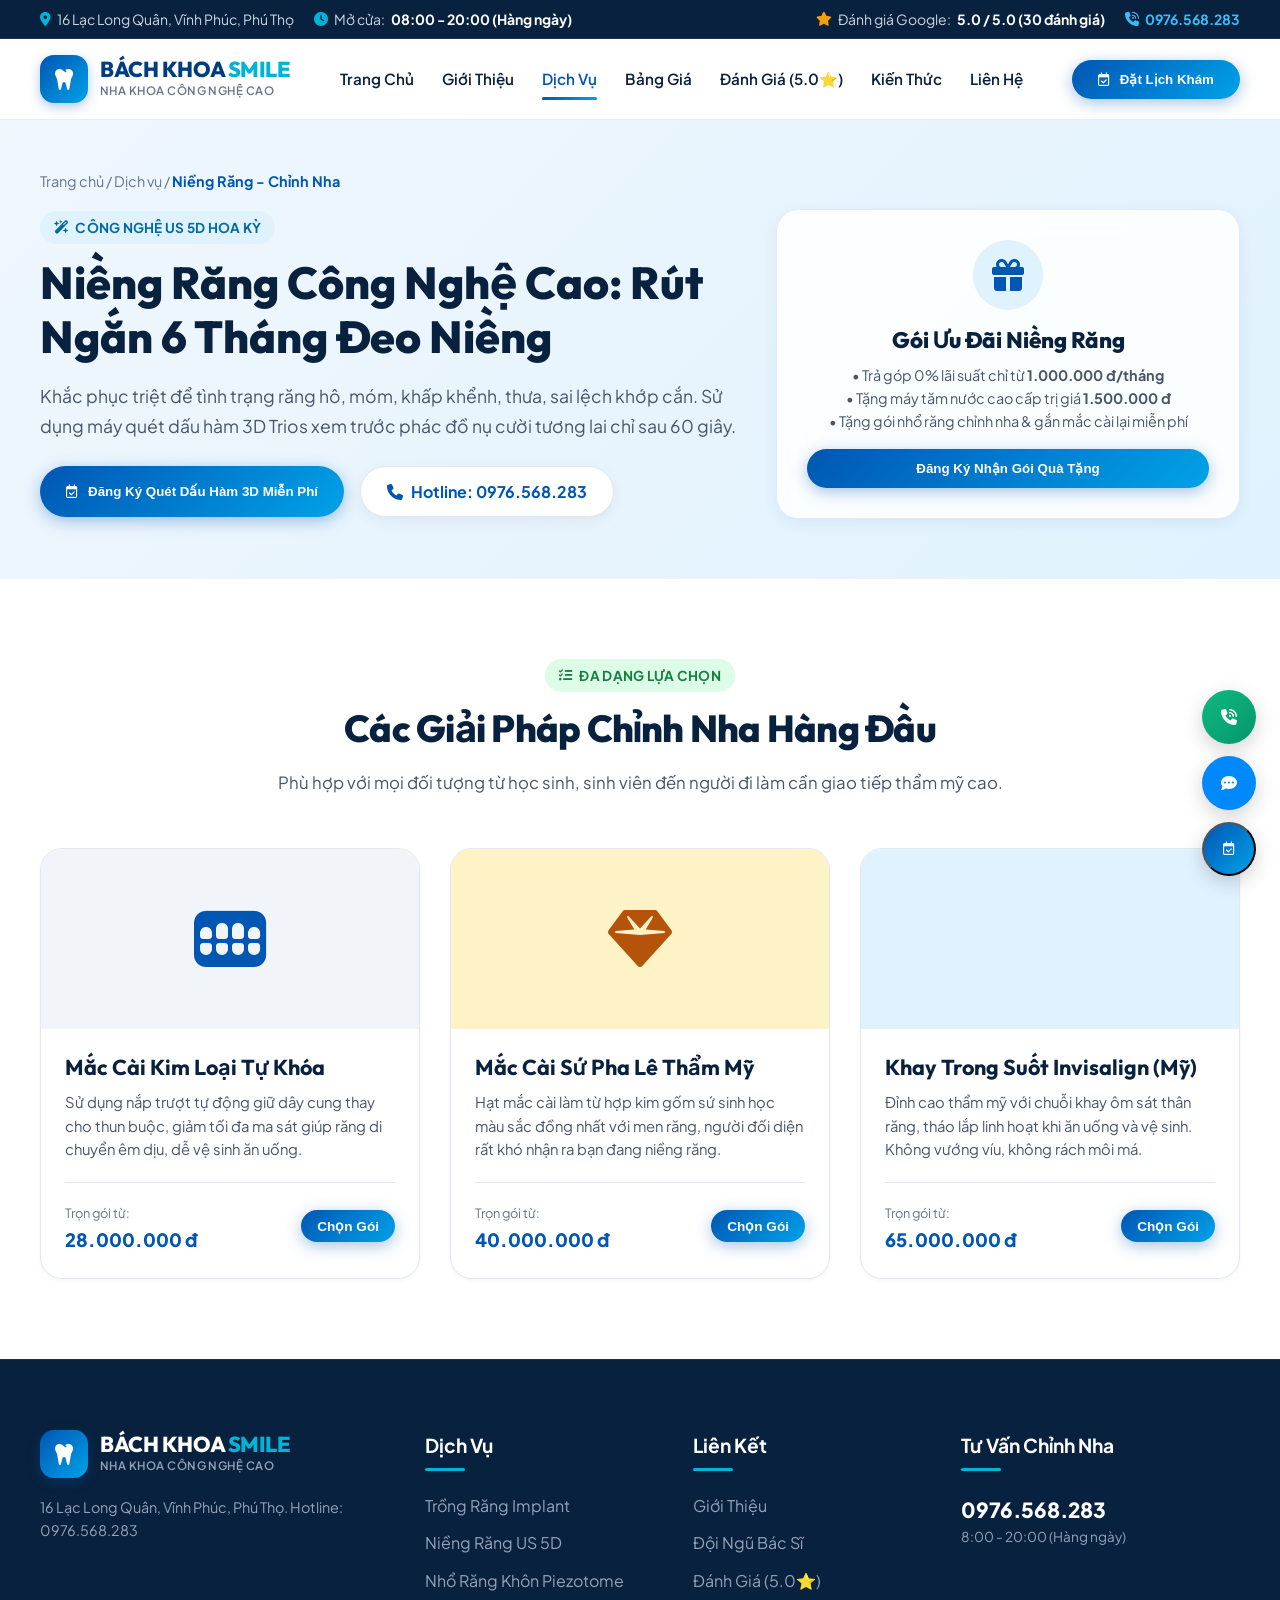
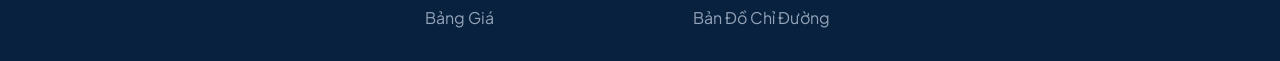
<file: dich-vu-nieng-rang.html>
<!DOCTYPE html>
<html lang="vi">
<head>
  <meta charset="UTF-8">
  <meta name="viewport" content="width=device-width, initial-scale=1.0">
  <title>Niềng Răng Chỉnh Nha Công Nghệ US 5D - Nha Khoa Bách Khoa Smile</title>
  <meta name="description" content="Niềng răng chỉnh nha công nghệ Hoa Kỳ US 5D rút ngắn 6 tháng tại Nha khoa Bách Khoa Smile 16 Lạc Long Quân, Phú Thọ. Trả góp 0%, quét dấu răng 3D miễn phí.">
  <link rel="stylesheet" href="assets/css/style.css">
  <link rel="stylesheet" href="https://cdnjs.cloudflare.com/ajax/libs/font-awesome/6.4.0/css/all.min.css">
</head>
<body>

  <!-- Top bar -->
  <div class="topbar">
    <div class="container topbar-content">
      <div style="display: flex; gap: 20px; flex-wrap: wrap;">
        <span class="topbar-item"><i class="fa-solid fa-location-dot" style="color: var(--secondary);"></i> 16 Lạc Long Quân, Vĩnh Phúc, Phú Thọ</span>
        <span class="topbar-item"><i class="fa-solid fa-clock" style="color: var(--secondary);"></i> Mở cửa: <b>08:00 - 20:00 (Hàng ngày)</b></span>
      </div>
      <div style="display: flex; gap: 20px; align-items: center;">
        <span class="topbar-item"><i class="fa-solid fa-star" style="color: #f59e0b;"></i> Đánh giá Google: <b>5.0 / 5.0 (30 đánh giá)</b></span>
        <a href="tel:0976568283" class="topbar-item" style="color: #38bdf8; font-weight: 700;"><i class="fa-solid fa-phone-volume"></i> 0976.568.283</a>
      </div>
    </div>
  </div>

  <!-- Header -->
  <header class="main-header glass-nav">
    <div class="container nav-row">
      <a href="index.html" class="logo-brand">
        <div class="logo-icon-wrap"><i class="fa-solid fa-tooth"></i></div>
        <div>
          <div class="logo-text-title">BÁCH KHOA <span>SMILE</span></div>
          <div class="logo-text-sub">Nha Khoa Công Nghệ Cao</div>
        </div>
      </a>

      <ul class="nav-links" id="navLinks">
        <li class="nav-item"><a href="index.html" class="nav-link">Trang Chủ</a></li>
        <li class="nav-item"><a href="gioi-thieu.html" class="nav-link">Giới Thiệu</a></li>
        <li class="nav-item"><a href="dich-vu-implant.html" class="nav-link active">Dịch Vụ</a></li>
        <li class="nav-item"><a href="bang-gia.html" class="nav-link">Bảng Giá</a></li>
        <li class="nav-item"><a href="danh-gia-khach-hang.html" class="nav-link">Đánh Giá (5.0⭐)</a></li>
        <li class="nav-item"><a href="kien-thuc-nha-khoa.html" class="nav-link">Kiến Thức</a></li>
        <li class="nav-item"><a href="lien-he.html" class="nav-link">Liên Hệ</a></li>
      </ul>

      <div style="display: flex; align-items: center; gap: 14px;">
        <button class="btn-primary-gradient btn-open-booking" data-service="Niềng răng Chỉnh nha">
          <i class="fa-regular fa-calendar-check"></i> Đặt Lịch Khám
        </button>
        <button class="mobile-toggle" id="mobileToggle"><i class="fa-solid fa-bars"></i></button>
      </div>
    </div>
  </header>

  <!-- Banner -->
  <section style="background: linear-gradient(135deg, #f0f7fd 0%, #e0f2fe 100%); padding: 50px 0 60px 0;">
    <div class="container">
      <div style="font-size: 0.9rem; color: var(--slate-muted); margin-bottom: 16px;">
        <a href="index.html">Trang chủ</a> / <a href="index.html#dich-vu">Dịch vụ</a> / <span style="color: var(--primary); font-weight: 700;">Niềng Răng - Chỉnh Nha</span>
      </div>

      <div style="display: grid; grid-template-columns: 1.2fr 0.8fr; gap: 40px; align-items: center;">
        <div>
          <span class="badge-pill badge-blue" style="margin-bottom: 12px;"><i class="fa-solid fa-wand-magic-sparkles"></i> CÔNG NGHỆ US 5D HOA KỲ</span>
          <h1 style="font-size: 2.8rem; font-weight: 800; color: var(--navy); line-height: 1.2; margin-bottom: 18px;">
            Niềng Răng Công Nghệ Cao: Rút Ngắn 6 Tháng Đeo Niềng
          </h1>
          <p style="font-size: 1.1rem; color: var(--slate-text); line-height: 1.7; margin-bottom: 24px;">
            Khắc phục triệt để tình trạng răng hô, móm, khấp khểnh, thưa, sai lệch khớp cắn. Sử dụng máy quét dấu hàm 3D Trios xem trước phác đồ nụ cười tương lai chỉ sau 60 giây.
          </p>
          <div style="display: flex; gap: 16px; flex-wrap: wrap;">
            <button class="btn-primary-gradient btn-open-booking" data-service="Niềng răng">
              <i class="fa-regular fa-calendar-check"></i> Đăng Ký Quét Dấu Hàm 3D Miễn Phí
            </button>
            <a href="tel:0976568283" class="btn-secondary-white">
              <i class="fa-solid fa-phone"></i> Hotline: 0976.568.283
            </a>
          </div>
        </div>

        <div class="glass-card" style="padding: 30px; text-align: center;">
          <div style="width: 70px; height: 70px; border-radius: 50%; background: #e0f2fe; color: var(--primary); display: flex; align-items: center; justify-content: center; font-size: 32px; margin: 0 auto 16px auto;">
            <i class="fa-solid fa-gift"></i>
          </div>
          <h3 style="font-size: 1.4rem; font-weight: 800; color: var(--navy); margin-bottom: 8px;">Gói Ưu Đãi Niềng Răng</h3>
          <p style="color: var(--slate-text); font-size: 0.9rem; margin-bottom: 16px;">
            • Trả góp 0% lãi suất chỉ từ <b>1.000.000 đ/tháng</b><br>
            • Tặng máy tăm nước cao cấp trị giá <b>1.500.000 đ</b><br>
            • Tặng gói nhổ răng chỉnh nha & gắn mắc cài lại miễn phí
          </p>
          <button class="btn-primary-gradient btn-open-booking" data-service="Nhận ưu đãi niềng răng" style="width: 100%;">
            Đăng Ký Nhận Gói Quà Tặng
          </button>
        </div>
      </div>
    </div>
  </section>

  <!-- Section: Các phương pháp niềng răng -->
  <section class="section section-white">
    <div class="container">
      <div class="section-header">
        <span class="badge-pill badge-green"><i class="fa-solid fa-list-check"></i> ĐA DẠNG LỰA CHỌN</span>
        <h2 class="section-title">Các Giải Pháp Chỉnh Nha Hàng Đầu</h2>
        <p class="section-desc">Phù hợp với mọi đối tượng từ học sinh, sinh viên đến người đi làm cần giao tiếp thẩm mỹ cao.</p>
      </div>

      <div class="grid-3">
        <div class="service-card">
          <div style="background: #f1f5f9; height: 180px; display: flex; align-items: center; justify-content: center; font-size: 64px; color: var(--primary);">
            <i class="fa-solid fa-teeth"></i>
          </div>
          <div class="service-body">
            <h3 class="service-title">Mắc Cài Kim Loại Tự Khóa</h3>
            <p class="service-excerpt">
              Sử dụng nắp trượt tự động giữ dây cung thay cho thun buộc, giảm tối đa ma sát giúp răng di chuyển êm dịu, dễ vệ sinh ăn uống.
            </p>
            <div class="service-footer">
              <div>
                <span style="font-size: 0.8rem; color: var(--slate-muted);">Trọn gói từ:</span>
                <div class="service-price">28.000.000 đ</div>
              </div>
              <button class="btn-primary-gradient btn-open-booking" data-service="Mắc cài kim loại" style="padding: 8px 16px; font-size: 0.85rem;">Chọn Gói</button>
            </div>
          </div>
        </div>

        <div class="service-card">
          <div style="background: #fef3c7; height: 180px; display: flex; align-items: center; justify-content: center; font-size: 64px; color: #b45309;">
            <i class="fa-solid fa-gem"></i>
          </div>
          <div class="service-body">
            <h3 class="service-title">Mắc Cài Sứ Pha Lê Thẩm Mỹ</h3>
            <p class="service-excerpt">
              Hạt mắc cài làm từ hợp kim gốm sứ sinh học màu sắc đồng nhất với men răng, người đối diện rất khó nhận ra bạn đang niềng răng.
            </p>
            <div class="service-footer">
              <div>
                <span style="font-size: 0.8rem; color: var(--slate-muted);">Trọn gói từ:</span>
                <div class="service-price">40.000.000 đ</div>
              </div>
              <button class="btn-primary-gradient btn-open-booking" data-service="Mắc cài sứ" style="padding: 8px 16px; font-size: 0.85rem;">Chọn Gói</button>
            </div>
          </div>
        </div>

        <div class="service-card">
          <div style="background: #e0f2fe; height: 180px; display: flex; align-items: center; justify-content: center; font-size: 64px; color: var(--secondary);">
            <i class="fa-solid fa-sparkles"></i>
          </div>
          <div class="service-body">
            <h3 class="service-title">Khay Trong Suốt Invisalign (Mỹ)</h3>
            <p class="service-excerpt">
              Đỉnh cao thẩm mỹ với chuỗi khay ôm sát thân răng, tháo lắp linh hoạt khi ăn uống và vệ sinh. Không vướng víu, không rách môi má.
            </p>
            <div class="service-footer">
              <div>
                <span style="font-size: 0.8rem; color: var(--slate-muted);">Trọn gói từ:</span>
                <div class="service-price">65.000.000 đ</div>
              </div>
              <button class="btn-primary-gradient btn-open-booking" data-service="Invisalign" style="padding: 8px 16px; font-size: 0.85rem;">Chọn Gói</button>
            </div>
          </div>
        </div>
      </div>
    </div>
  </section>

  <!-- Footer -->
  <footer class="main-footer">
    <div class="container">
      <div style="display: grid; grid-template-columns: 1.5fr 1fr 1fr 1.2fr; gap: 36px;">
        <div>
          <div class="logo-brand" style="margin-bottom: 18px;">
            <div class="logo-icon-wrap"><i class="fa-solid fa-tooth"></i></div>
            <div>
              <div class="logo-text-title" style="color: #fff;">BÁCH KHOA <span>SMILE</span></div>
              <div class="logo-text-sub" style="color: #94a3b8;">Nha Khoa Công Nghệ Cao</div>
            </div>
          </div>
          <p style="color: #94a3b8; font-size: 0.9rem;">16 Lạc Long Quân, Vĩnh Phúc, Phú Thọ. Hotline: 0976.568.283</p>
        </div>
        <div>
          <div class="footer-col-title">Dịch Vụ</div>
          <ul class="footer-links">
            <li><a href="dich-vu-implant.html" class="footer-link">Trồng Răng Implant</a></li>
            <li><a href="dich-vu-nieng-rang.html" class="footer-link">Niềng Răng US 5D</a></li>
            <li><a href="dich-vu-nho-rang-khon.html" class="footer-link">Nhổ Răng Khôn Piezotome</a></li>
            <li><a href="bang-gia.html" class="footer-link">Bảng Giá</a></li>
          </ul>
        </div>
        <div>
          <div class="footer-col-title">Liên Kết</div>
          <ul class="footer-links">
            <li><a href="gioi-thieu.html" class="footer-link">Giới Thiệu</a></li>
            <li><a href="doi-ngu-bac-si.html" class="footer-link">Đội Ngũ Bác Sĩ</a></li>
            <li><a href="danh-gia-khach-hang.html" class="footer-link">Đánh Giá (5.0⭐)</a></li>
            <li><a href="lien-he.html" class="footer-link">Bản Đồ Chỉ Đường</a></li>
          </ul>
        </div>
        <div>
          <div class="footer-col-title">Tư Vấn Chỉnh Nha</div>
          <p style="color: #fff; font-size: 1.3rem; font-weight: 800;">0976.568.283</p>
          <p style="color: #94a3b8; font-size: 0.85rem;">8:00 - 20:00 (Hàng ngày)</p>
        </div>
      </div>
    </div>
  </footer>

  <!-- Floating Buttons -->
  <div class="floating-bar">
    <a href="tel:0976568283" class="float-btn float-btn-phone"><i class="fa-solid fa-phone-volume"></i></a>
    <a href="https://zalo.me/0976568283" target="_blank" class="float-btn float-btn-zalo"><i class="fa-solid fa-comment-dots"></i></a>
    <button class="float-btn float-btn-calendar btn-open-booking"><i class="fa-regular fa-calendar-check"></i></button>
  </div>

  <!-- Booking Modal -->
  <div class="modal-overlay" id="bookingModal">
    <div class="modal-content">
      <button class="modal-close-btn" id="closeModalBtn">&times;</button>
      <div style="padding: 36px;">
        <h3 style="font-size: 1.6rem; font-weight: 800; color: var(--navy); text-align: center; margin-bottom: 20px;">Đăng Ký Tư Vấn Niềng Răng</h3>
        <form id="bookingForm">
          <div class="form-group">
            <label class="form-label">Họ và tên (*)</label>
            <input type="text" id="bookingName" class="form-control" required placeholder="Họ và tên">
          </div>
          <div class="form-group">
            <label class="form-label">Số điện thoại (*)</label>
            <input type="tel" id="bookingPhone" class="form-control" required placeholder="0976 xxx xxx">
          </div>
          <div class="form-group">
            <label class="form-label">Ngày khám (*)</label>
            <input type="date" id="bookingDate" class="form-control" required>
          </div>
          <button type="submit" class="btn-primary-gradient" style="width: 100%; padding: 14px; border-radius: var(--radius-sm);">XÁC NHẬN ĐẶT LỊCH</button>
        </form>
      </div>
    </div>
  </div>

  <script src="assets/js/main.js"></script>
</body>
</html>
</file>
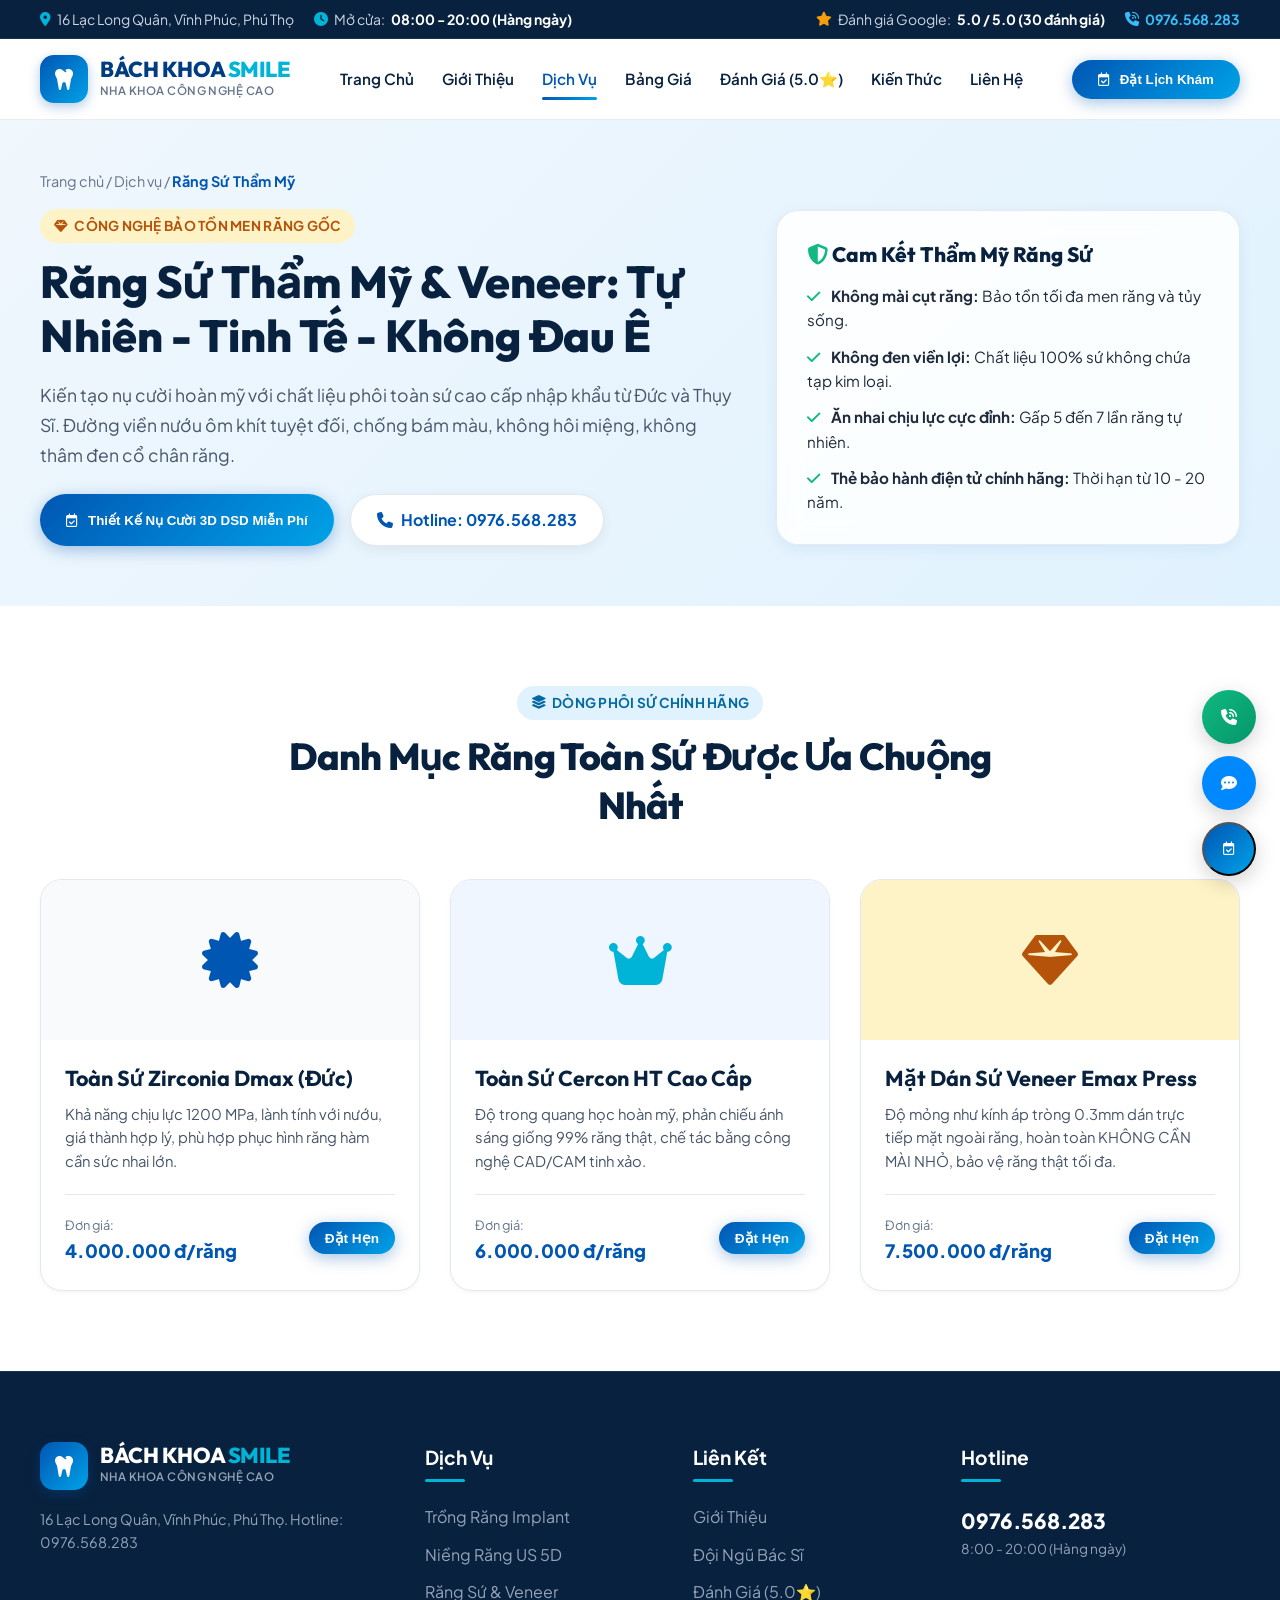
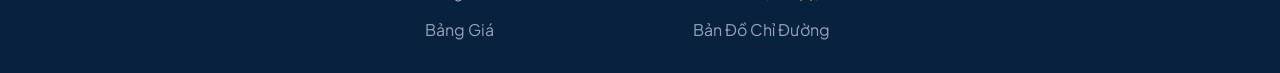
<file: dich-vu-rang-su.html>
<!DOCTYPE html>
<html lang="vi">
<head>
  <meta charset="UTF-8">
  <meta name="viewport" content="width=device-width, initial-scale=1.0">
  <title>Bọc Răng Sứ & Dán Sứ Veneer Thẩm Mỹ - Nha Khoa Bách Khoa Smile</title>
  <meta name="description" content="Thẩm mỹ răng sứ cao cấp tại Nha khoa Bách Khoa Smile 16 Lạc Long Quân, Phú Thọ. Bảo tồn tủy răng tối đa, không đen viền lợi, bảo hành chính hãng tới 20 năm.">
  <link rel="stylesheet" href="assets/css/style.css">
  <link rel="stylesheet" href="https://cdnjs.cloudflare.com/ajax/libs/font-awesome/6.4.0/css/all.min.css">
</head>
<body>

  <!-- Top bar -->
  <div class="topbar">
    <div class="container topbar-content">
      <div style="display: flex; gap: 20px; flex-wrap: wrap;">
        <span class="topbar-item"><i class="fa-solid fa-location-dot" style="color: var(--secondary);"></i> 16 Lạc Long Quân, Vĩnh Phúc, Phú Thọ</span>
        <span class="topbar-item"><i class="fa-solid fa-clock" style="color: var(--secondary);"></i> Mở cửa: <b>08:00 - 20:00 (Hàng ngày)</b></span>
      </div>
      <div style="display: flex; gap: 20px; align-items: center;">
        <span class="topbar-item"><i class="fa-solid fa-star" style="color: #f59e0b;"></i> Đánh giá Google: <b>5.0 / 5.0 (30 đánh giá)</b></span>
        <a href="tel:0976568283" class="topbar-item" style="color: #38bdf8; font-weight: 700;"><i class="fa-solid fa-phone-volume"></i> 0976.568.283</a>
      </div>
    </div>
  </div>

  <!-- Header -->
  <header class="main-header glass-nav">
    <div class="container nav-row">
      <a href="index.html" class="logo-brand">
        <div class="logo-icon-wrap"><i class="fa-solid fa-tooth"></i></div>
        <div>
          <div class="logo-text-title">BÁCH KHOA <span>SMILE</span></div>
          <div class="logo-text-sub">Nha Khoa Công Nghệ Cao</div>
        </div>
      </a>

      <ul class="nav-links" id="navLinks">
        <li class="nav-item"><a href="index.html" class="nav-link">Trang Chủ</a></li>
        <li class="nav-item"><a href="gioi-thieu.html" class="nav-link">Giới Thiệu</a></li>
        <li class="nav-item"><a href="dich-vu-implant.html" class="nav-link active">Dịch Vụ</a></li>
        <li class="nav-item"><a href="bang-gia.html" class="nav-link">Bảng Giá</a></li>
        <li class="nav-item"><a href="danh-gia-khach-hang.html" class="nav-link">Đánh Giá (5.0⭐)</a></li>
        <li class="nav-item"><a href="kien-thuc-nha-khoa.html" class="nav-link">Kiến Thức</a></li>
        <li class="nav-item"><a href="lien-he.html" class="nav-link">Liên Hệ</a></li>
      </ul>

      <div style="display: flex; align-items: center; gap: 14px;">
        <button class="btn-primary-gradient btn-open-booking" data-service="Răng sứ thẩm mỹ">
          <i class="fa-regular fa-calendar-check"></i> Đặt Lịch Khám
        </button>
        <button class="mobile-toggle" id="mobileToggle"><i class="fa-solid fa-bars"></i></button>
      </div>
    </div>
  </header>

  <!-- Banner -->
  <section style="background: linear-gradient(135deg, #f0f7fd 0%, #e0f2fe 100%); padding: 50px 0 60px 0;">
    <div class="container">
      <div style="font-size: 0.9rem; color: var(--slate-muted); margin-bottom: 16px;">
        <a href="index.html">Trang chủ</a> / <a href="index.html#dich-vu">Dịch vụ</a> / <span style="color: var(--primary); font-weight: 700;">Răng Sứ Thẩm Mỹ</span>
      </div>

      <div style="display: grid; grid-template-columns: 1.2fr 0.8fr; gap: 40px; align-items: center;">
        <div>
          <span class="badge-pill badge-gold" style="margin-bottom: 12px;"><i class="fa-solid fa-gem"></i> CÔNG NGHỆ BẢO TỒN MEN RĂNG GỐC</span>
          <h1 style="font-size: 2.8rem; font-weight: 800; color: var(--navy); line-height: 1.2; margin-bottom: 18px;">
            Răng Sứ Thẩm Mỹ & Veneer: Tự Nhiên - Tinh Tế - Không Đau Ê
          </h1>
          <p style="font-size: 1.1rem; color: var(--slate-text); line-height: 1.7; margin-bottom: 24px;">
            Kiến tạo nụ cười hoàn mỹ với chất liệu phôi toàn sứ cao cấp nhập khẩu từ Đức và Thụy Sĩ. Đường viền nướu ôm khít tuyệt đối, chống bám màu, không hôi miệng, không thâm đen cổ chân răng.
          </p>
          <div style="display: flex; gap: 16px; flex-wrap: wrap;">
            <button class="btn-primary-gradient btn-open-booking" data-service="Răng sứ thẩm mỹ">
              <i class="fa-regular fa-calendar-check"></i> Thiết Kế Nụ Cười 3D DSD Miễn Phí
            </button>
            <a href="tel:0976568283" class="btn-secondary-white">
              <i class="fa-solid fa-phone"></i> Hotline: 0976.568.283
            </a>
          </div>
        </div>

        <div class="glass-card" style="padding: 30px;">
          <h3 style="font-size: 1.3rem; font-weight: 800; color: var(--navy); margin-bottom: 16px;"><i class="fa-solid fa-shield-halved" style="color: #10b981;"></i> Cam Kết Thẩm Mỹ Răng Sứ</h3>
          <ul style="list-style: none; display: flex; flex-direction: column; gap: 12px; font-size: 0.95rem; color: var(--slate-dark);">
            <li><i class="fa-solid fa-check" style="color: #10b981; margin-right: 8px;"></i> <b>Không mài cụt răng:</b> Bảo tồn tối đa men răng và tủy sống.</li>
            <li><i class="fa-solid fa-check" style="color: #10b981; margin-right: 8px;"></i> <b>Không đen viền lợi:</b> Chất liệu 100% sứ không chứa tạp kim loại.</li>
            <li><i class="fa-solid fa-check" style="color: #10b981; margin-right: 8px;"></i> <b>Ăn nhai chịu lực cực đỉnh:</b> Gấp 5 đến 7 lần răng tự nhiên.</li>
            <li><i class="fa-solid fa-check" style="color: #10b981; margin-right: 8px;"></i> <b>Thẻ bảo hành điện tử chính hãng:</b> Thời hạn từ 10 - 20 năm.</li>
          </ul>
        </div>
      </div>
    </div>
  </section>

  <!-- Section: Các loại răng sứ -->
  <section class="section section-white">
    <div class="container">
      <div class="section-header">
        <span class="badge-pill badge-blue"><i class="fa-solid fa-layer-group"></i> DÒNG PHÔI SỨ CHÍNH HÃNG</span>
        <h2 class="section-title">Danh Mục Răng Toàn Sứ Được Ưa Chuộng Nhất</h2>
      </div>

      <div class="grid-3">
        <div class="service-card">
          <div style="background: #f8fafc; height: 160px; display: flex; align-items: center; justify-content: center; font-size: 56px; color: var(--primary);">
            <i class="fa-solid fa-certificate"></i>
          </div>
          <div class="service-body">
            <h3 class="service-title">Toàn Sứ Zirconia Dmax (Đức)</h3>
            <p class="service-excerpt">
              Khả năng chịu lực 1200 MPa, lành tính với nướu, giá thành hợp lý, phù hợp phục hình răng hàm cần sức nhai lớn.
            </p>
            <div class="service-footer">
              <div>
                <span style="font-size: 0.8rem; color: var(--slate-muted);">Đơn giá:</span>
                <div class="service-price">4.000.000 đ/răng</div>
              </div>
              <button class="btn-primary-gradient btn-open-booking" data-service="Sứ Zirconia" style="padding: 8px 16px; font-size: 0.85rem;">Đặt Hẹn</button>
            </div>
          </div>
        </div>

        <div class="service-card">
          <div style="background: #eff6ff; height: 160px; display: flex; align-items: center; justify-content: center; font-size: 56px; color: var(--secondary);">
            <i class="fa-solid fa-crown"></i>
          </div>
          <div class="service-body">
            <h3 class="service-title">Toàn Sứ Cercon HT Cao Cấp</h3>
            <p class="service-excerpt">
              Độ trong quang học hoàn mỹ, phản chiếu ánh sáng giống 99% răng thật, chế tác bằng công nghệ CAD/CAM tinh xảo.
            </p>
            <div class="service-footer">
              <div>
                <span style="font-size: 0.8rem; color: var(--slate-muted);">Đơn giá:</span>
                <div class="service-price">6.000.000 đ/răng</div>
              </div>
              <button class="btn-primary-gradient btn-open-booking" data-service="Sứ Cercon HT" style="padding: 8px 16px; font-size: 0.85rem;">Đặt Hẹn</button>
            </div>
          </div>
        </div>

        <div class="service-card">
          <div style="background: #fef3c7; height: 160px; display: flex; align-items: center; justify-content: center; font-size: 56px; color: #b45309;">
            <i class="fa-solid fa-gem"></i>
          </div>
          <div class="service-body">
            <h3 class="service-title">Mặt Dán Sứ Veneer Emax Press</h3>
            <p class="service-excerpt">
              Độ mỏng như kính áp tròng 0.3mm dán trực tiếp mặt ngoài răng, hoàn toàn KHÔNG CẦN MÀI NHỎ, bảo vệ răng thật tối đa.
            </p>
            <div class="service-footer">
              <div>
                <span style="font-size: 0.8rem; color: var(--slate-muted);">Đơn giá:</span>
                <div class="service-price">7.500.000 đ/răng</div>
              </div>
              <button class="btn-primary-gradient btn-open-booking" data-service="Veneer Emax" style="padding: 8px 16px; font-size: 0.85rem;">Đặt Hẹn</button>
            </div>
          </div>
        </div>
      </div>
    </div>
  </section>

  <!-- Footer -->
  <footer class="main-footer">
    <div class="container">
      <div style="display: grid; grid-template-columns: 1.5fr 1fr 1fr 1.2fr; gap: 36px;">
        <div>
          <div class="logo-brand" style="margin-bottom: 18px;">
            <div class="logo-icon-wrap"><i class="fa-solid fa-tooth"></i></div>
            <div>
              <div class="logo-text-title" style="color: #fff;">BÁCH KHOA <span>SMILE</span></div>
              <div class="logo-text-sub" style="color: #94a3b8;">Nha Khoa Công Nghệ Cao</div>
            </div>
          </div>
          <p style="color: #94a3b8; font-size: 0.9rem;">16 Lạc Long Quân, Vĩnh Phúc, Phú Thọ. Hotline: 0976.568.283</p>
        </div>
        <div>
          <div class="footer-col-title">Dịch Vụ</div>
          <ul class="footer-links">
            <li><a href="dich-vu-implant.html" class="footer-link">Trồng Răng Implant</a></li>
            <li><a href="dich-vu-nieng-rang.html" class="footer-link">Niềng Răng US 5D</a></li>
            <li><a href="dich-vu-rang-su.html" class="footer-link">Răng Sứ & Veneer</a></li>
            <li><a href="bang-gia.html" class="footer-link">Bảng Giá</a></li>
          </ul>
        </div>
        <div>
          <div class="footer-col-title">Liên Kết</div>
          <ul class="footer-links">
            <li><a href="gioi-thieu.html" class="footer-link">Giới Thiệu</a></li>
            <li><a href="doi-ngu-bac-si.html" class="footer-link">Đội Ngũ Bác Sĩ</a></li>
            <li><a href="danh-gia-khach-hang.html" class="footer-link">Đánh Giá (5.0⭐)</a></li>
            <li><a href="lien-he.html" class="footer-link">Bản Đồ Chỉ Đường</a></li>
          </ul>
        </div>
        <div>
          <div class="footer-col-title">Hotline</div>
          <p style="color: #fff; font-size: 1.3rem; font-weight: 800;">0976.568.283</p>
          <p style="color: #94a3b8; font-size: 0.85rem;">8:00 - 20:00 (Hàng ngày)</p>
        </div>
      </div>
    </div>
  </footer>

  <!-- Floating Buttons -->
  <div class="floating-bar">
    <a href="tel:0976568283" class="float-btn float-btn-phone"><i class="fa-solid fa-phone-volume"></i></a>
    <a href="https://zalo.me/0976568283" target="_blank" class="float-btn float-btn-zalo"><i class="fa-solid fa-comment-dots"></i></a>
    <button class="float-btn float-btn-calendar btn-open-booking"><i class="fa-regular fa-calendar-check"></i></button>
  </div>

  <!-- Booking Modal -->
  <div class="modal-overlay" id="bookingModal">
    <div class="modal-content">
      <button class="modal-close-btn" id="closeModalBtn">&times;</button>
      <div style="padding: 36px;">
        <h3 style="font-size: 1.6rem; font-weight: 800; color: var(--navy); text-align: center; margin-bottom: 20px;">Đăng Ký Tư Vấn Răng Sứ</h3>
        <form id="bookingForm">
          <div class="form-group">
            <label class="form-label">Họ và tên (*)</label>
            <input type="text" id="bookingName" class="form-control" required placeholder="Họ và tên">
          </div>
          <div class="form-group">
            <label class="form-label">Số điện thoại (*)</label>
            <input type="tel" id="bookingPhone" class="form-control" required placeholder="0976 xxx xxx">
          </div>
          <div class="form-group">
            <label class="form-label">Ngày khám (*)</label>
            <input type="date" id="bookingDate" class="form-control" required>
          </div>
          <button type="submit" class="btn-primary-gradient" style="width: 100%; padding: 14px; border-radius: var(--radius-sm);">XÁC NHẬN ĐẶT LỊCH</button>
        </form>
      </div>
    </div>
  </div>

  <script src="assets/js/main.js"></script>
</body>
</html>
</file>
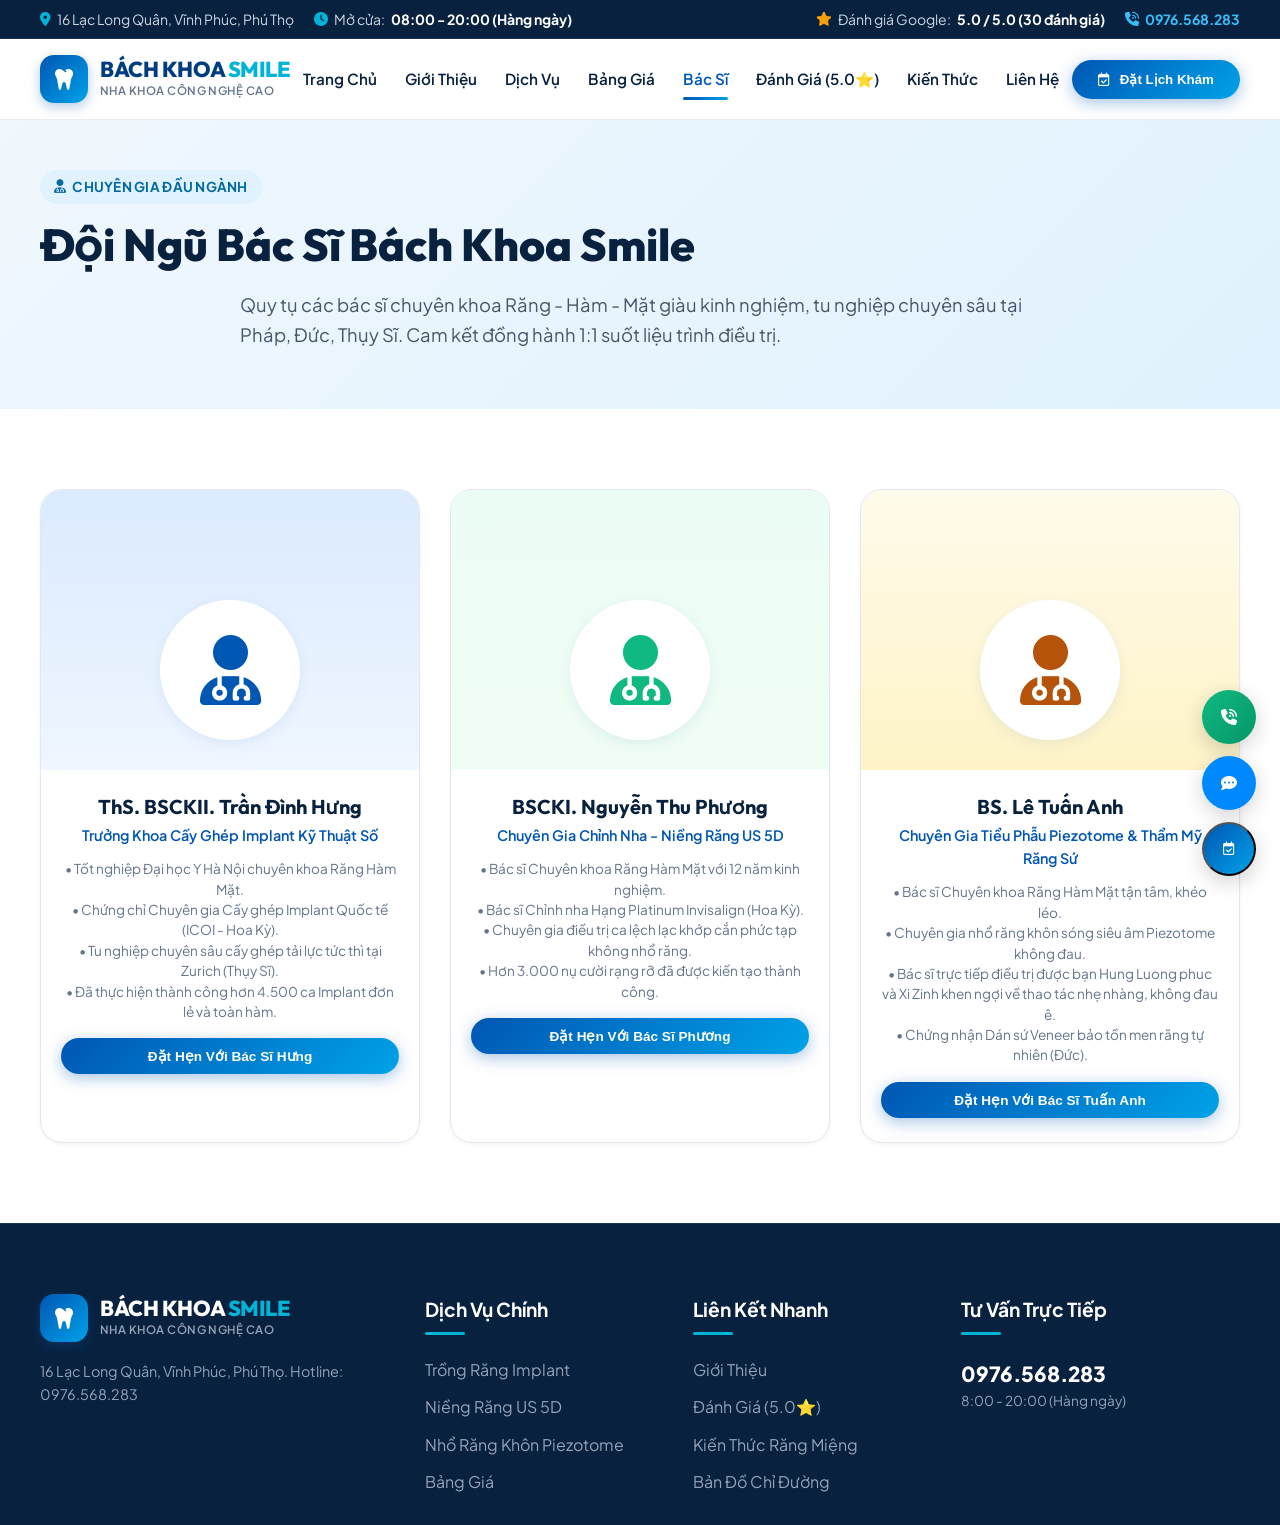
<file: doi-ngu-bac-si.html>
<!DOCTYPE html>
<html lang="vi">
<head>
  <meta charset="UTF-8">
  <meta name="viewport" content="width=device-width, initial-scale=1.0">
  <title>Đội Ngũ Bác Sĩ Chuyên Khoa - Nha Khoa Bách Khoa Smile</title>
  <meta name="description" content="Đội ngũ bác sĩ Răng - Hàm - Mặt đầu ngành tại Bách Khoa Smile 16 Lạc Long Quân, Vĩnh Phúc, Phú Thọ. Trên 15 năm kinh nghiệm cấy ghép Implant, chỉnh nha và phục hình thẩm mỹ.">
  <link rel="stylesheet" href="assets/css/style.css">
  <link rel="stylesheet" href="https://cdnjs.cloudflare.com/ajax/libs/font-awesome/6.4.0/css/all.min.css">
</head>
<body>

  <!-- Top bar -->
  <div class="topbar">
    <div class="container topbar-content">
      <div style="display: flex; gap: 20px; flex-wrap: wrap;">
        <span class="topbar-item"><i class="fa-solid fa-location-dot" style="color: var(--secondary);"></i> 16 Lạc Long Quân, Vĩnh Phúc, Phú Thọ</span>
        <span class="topbar-item"><i class="fa-solid fa-clock" style="color: var(--secondary);"></i> Mở cửa: <b>08:00 - 20:00 (Hàng ngày)</b></span>
      </div>
      <div style="display: flex; gap: 20px; align-items: center;">
        <span class="topbar-item"><i class="fa-solid fa-star" style="color: #f59e0b;"></i> Đánh giá Google: <b>5.0 / 5.0 (30 đánh giá)</b></span>
        <a href="tel:0976568283" class="topbar-item" style="color: #38bdf8; font-weight: 700;"><i class="fa-solid fa-phone-volume"></i> 0976.568.283</a>
      </div>
    </div>
  </div>

  <!-- Header -->
  <header class="main-header glass-nav">
    <div class="container nav-row">
      <a href="index.html" class="logo-brand">
        <div class="logo-icon-wrap"><i class="fa-solid fa-tooth"></i></div>
        <div>
          <div class="logo-text-title">BÁCH KHOA <span>SMILE</span></div>
          <div class="logo-text-sub">Nha Khoa Công Nghệ Cao</div>
        </div>
      </a>

      <ul class="nav-links" id="navLinks">
        <li class="nav-item"><a href="index.html" class="nav-link">Trang Chủ</a></li>
        <li class="nav-item"><a href="gioi-thieu.html" class="nav-link">Giới Thiệu</a></li>
        <li class="nav-item"><a href="dich-vu-implant.html" class="nav-link">Dịch Vụ</a></li>
        <li class="nav-item"><a href="bang-gia.html" class="nav-link">Bảng Giá</a></li>
        <li class="nav-item"><a href="doi-ngu-bac-si.html" class="nav-link active">Bác Sĩ</a></li>
        <li class="nav-item"><a href="danh-gia-khach-hang.html" class="nav-link">Đánh Giá (5.0⭐)</a></li>
        <li class="nav-item"><a href="kien-thuc-nha-khoa.html" class="nav-link">Kiến Thức</a></li>
        <li class="nav-item"><a href="lien-he.html" class="nav-link">Liên Hệ</a></li>
      </ul>

      <div style="display: flex; align-items: center; gap: 14px;">
        <button class="btn-primary-gradient btn-open-booking" data-service="Đặt hẹn với Bác sĩ">
          <i class="fa-regular fa-calendar-check"></i> Đặt Lịch Khám
        </button>
        <button class="mobile-toggle" id="mobileToggle"><i class="fa-solid fa-bars"></i></button>
      </div>
    </div>
  </header>

  <!-- Banner -->
  <section style="background: linear-gradient(135deg, #f0f7fd 0%, #e0f2fe 100%); padding: 50px 0 60px 0;">
    <div class="container text-center">
      <span class="badge-pill badge-blue" style="margin-bottom: 12px;"><i class="fa-solid fa-user-doctor"></i> CHUYÊN GIA ĐẦU NGÀNH</span>
      <h1 style="font-size: 2.8rem; font-weight: 800; color: var(--navy); margin-bottom: 16px;">Đội Ngũ Bác Sĩ Bách Khoa Smile</h1>
      <p style="font-size: 1.15rem; color: var(--slate-text); max-width: 800px; margin: 0 auto;">
        Quy tụ các bác sĩ chuyên khoa Răng - Hàm - Mặt giàu kinh nghiệm, tu nghiệp chuyên sâu tại Pháp, Đức, Thụy Sĩ. Cam kết đồng hành 1:1 suốt liệu trình điều trị.
      </p>
    </div>
  </section>

  <!-- Doctors Grid -->
  <section class="section section-white">
    <div class="container">
      <div class="grid-3">

        <!-- Bác sĩ 1 -->
        <div class="doctor-card">
          <div class="doctor-img-wrap">
            <div style="width: 140px; height: 140px; border-radius: 50%; background: #fff; display: flex; align-items: center; justify-content: center; font-size: 70px; color: var(--primary); box-shadow: var(--shadow-md); margin-bottom: 30px;">
              <i class="fa-solid fa-user-doctor"></i>
            </div>
          </div>
          <div class="doctor-info">
            <h3 class="doctor-name">ThS. BSCKII. Trần Đình Hưng</h3>
            <div class="doctor-spec">Trưởng Khoa Cấy Ghép Implant Kỹ Thuật Số</div>
            <p class="doctor-exp">
              • Tốt nghiệp Đại học Y Hà Nội chuyên khoa Răng Hàm Mặt.<br>
              • Chứng chỉ Chuyên gia Cấy ghép Implant Quốc tế (ICOI - Hoa Kỳ).<br>
              • Tu nghiệp chuyên sâu cấy ghép tải lực tức thì tại Zurich (Thụy Sĩ).<br>
              • Đã thực hiện thành công hơn 4.500 ca Implant đơn lẻ và toàn hàm.
            </p>
            <button class="btn-primary-gradient btn-open-booking" data-service="Khám cùng ThS. BS Trần Đình Hưng" style="width: 100%; font-size: 0.85rem; padding: 10px;">
              Đặt Hẹn Với Bác Sĩ Hưng
            </button>
          </div>
        </div>

        <!-- Bác sĩ 2 -->
        <div class="doctor-card">
          <div class="doctor-img-wrap" style="background: linear-gradient(180deg, #ecfdf5 0%, #f0fdf4 100%);">
            <div style="width: 140px; height: 140px; border-radius: 50%; background: #fff; display: flex; align-items: center; justify-content: center; font-size: 70px; color: #10b981; box-shadow: var(--shadow-md); margin-bottom: 30px;">
              <i class="fa-solid fa-user-doctor"></i>
            </div>
          </div>
          <div class="doctor-info">
            <h3 class="doctor-name">BSCKI. Nguyễn Thu Phương</h3>
            <div class="doctor-spec">Chuyên Gia Chỉnh Nha - Niềng Răng US 5D</div>
            <p class="doctor-exp">
              • Bác sĩ Chuyên khoa Răng Hàm Mặt với 12 năm kinh nghiệm.<br>
              • Bác sĩ Chỉnh nha Hạng Platinum Invisalign (Hoa Kỳ).<br>
              • Chuyên gia điều trị ca lệch lạc khớp cắn phức tạp không nhổ răng.<br>
              • Hơn 3.000 nụ cười rạng rỡ đã được kiến tạo thành công.
            </p>
            <button class="btn-primary-gradient btn-open-booking" data-service="Khám cùng BS Nguyễn Thu Phương" style="width: 100%; font-size: 0.85rem; padding: 10px;">
              Đặt Hẹn Với Bác Sĩ Phương
            </button>
          </div>
        </div>

        <!-- Bác sĩ 3 -->
        <div class="doctor-card">
          <div class="doctor-img-wrap" style="background: linear-gradient(180deg, #fffbeb 0%, #fef3c7 100%);">
            <div style="width: 140px; height: 140px; border-radius: 50%; background: #fff; display: flex; align-items: center; justify-content: center; font-size: 70px; color: #b45309; box-shadow: var(--shadow-md); margin-bottom: 30px;">
              <i class="fa-solid fa-user-doctor"></i>
            </div>
          </div>
          <div class="doctor-info">
            <h3 class="doctor-name">BS. Lê Tuấn Anh</h3>
            <div class="doctor-spec">Chuyên Gia Tiểu Phẫu Piezotome & Thẩm Mỹ Răng Sứ</div>
            <p class="doctor-exp">
              • Bác sĩ Chuyên khoa Răng Hàm Mặt tận tâm, khéo léo.<br>
              • Chuyên gia nhổ răng khôn sóng siêu âm Piezotome không đau.<br>
              • Bác sĩ trực tiếp điều trị được bạn Hung Luong phuc và Xi Zinh khen ngợi về thao tác nhẹ nhàng, không đau ê.<br>
              • Chứng nhận Dán sứ Veneer bảo tồn men răng tự nhiên (Đức).
            </p>
            <button class="btn-primary-gradient btn-open-booking" data-service="Khám cùng BS Lê Tuấn Anh" style="width: 100%; font-size: 0.85rem; padding: 10px;">
              Đặt Hẹn Với Bác Sĩ Tuấn Anh
            </button>
          </div>
        </div>

      </div>
    </div>
  </section>

  <!-- Footer -->
  <footer class="main-footer">
    <div class="container">
      <div style="display: grid; grid-template-columns: 1.5fr 1fr 1fr 1.2fr; gap: 36px;">
        <div>
          <div class="logo-brand" style="margin-bottom: 18px;">
            <div class="logo-icon-wrap"><i class="fa-solid fa-tooth"></i></div>
            <div>
              <div class="logo-text-title" style="color: #fff;">BÁCH KHOA <span>SMILE</span></div>
              <div class="logo-text-sub" style="color: #94a3b8;">Nha Khoa Công Nghệ Cao</div>
            </div>
          </div>
          <p style="color: #94a3b8; font-size: 0.9rem;">16 Lạc Long Quân, Vĩnh Phúc, Phú Thọ. Hotline: 0976.568.283</p>
        </div>
        <div>
          <div class="footer-col-title">Dịch Vụ Chính</div>
          <ul class="footer-links">
            <li><a href="dich-vu-implant.html" class="footer-link">Trồng Răng Implant</a></li>
            <li><a href="dich-vu-nieng-rang.html" class="footer-link">Niềng Răng US 5D</a></li>
            <li><a href="dich-vu-nho-rang-khon.html" class="footer-link">Nhổ Răng Khôn Piezotome</a></li>
            <li><a href="bang-gia.html" class="footer-link">Bảng Giá</a></li>
          </ul>
        </div>
        <div>
          <div class="footer-col-title">Liên Kết Nhanh</div>
          <ul class="footer-links">
            <li><a href="gioi-thieu.html" class="footer-link">Giới Thiệu</a></li>
            <li><a href="danh-gia-khach-hang.html" class="footer-link">Đánh Giá (5.0⭐)</a></li>
            <li><a href="kien-thuc-nha-khoa.html" class="footer-link">Kiến Thức Răng Miệng</a></li>
            <li><a href="lien-he.html" class="footer-link">Bản Đồ Chỉ Đường</a></li>
          </ul>
        </div>
        <div>
          <div class="footer-col-title">Tư Vấn Trực Tiếp</div>
          <p style="color: #fff; font-size: 1.3rem; font-weight: 800;">0976.568.283</p>
          <p style="color: #94a3b8; font-size: 0.85rem;">8:00 - 20:00 (Hàng ngày)</p>
        </div>
      </div>
    </div>
  </footer>

  <!-- Floating Buttons -->
  <div class="floating-bar">
    <a href="tel:0976568283" class="float-btn float-btn-phone"><i class="fa-solid fa-phone-volume"></i></a>
    <a href="https://zalo.me/0976568283" target="_blank" class="float-btn float-btn-zalo"><i class="fa-solid fa-comment-dots"></i></a>
    <button class="float-btn float-btn-calendar btn-open-booking"><i class="fa-regular fa-calendar-check"></i></button>
  </div>

  <!-- Booking Modal -->
  <div class="modal-overlay" id="bookingModal">
    <div class="modal-content">
      <button class="modal-close-btn" id="closeModalBtn">&times;</button>
      <div style="padding: 36px;">
        <h3 style="font-size: 1.6rem; font-weight: 800; color: var(--navy); text-align: center; margin-bottom: 20px;">Đặt Hẹn Với Bác Sĩ Bách Khoa Smile</h3>
        <form id="bookingForm">
          <div class="form-group">
            <label class="form-label">Họ và tên (*)</label>
            <input type="text" id="bookingName" class="form-control" required placeholder="Họ và tên">
          </div>
          <div class="form-group">
            <label class="form-label">Số điện thoại (*)</label>
            <input type="tel" id="bookingPhone" class="form-control" required placeholder="0976 xxx xxx">
          </div>
          <div class="form-group">
            <label class="form-label">Ngày muốn khám (*)</label>
            <input type="date" id="bookingDate" class="form-control" required>
          </div>
          <button type="submit" class="btn-primary-gradient" style="width: 100%; padding: 14px; border-radius: var(--radius-sm);">XÁC NHẬN ĐẶT HẸN</button>
        </form>
      </div>
    </div>
  </div>

  <script src="assets/js/main.js"></script>
</body>
</html>
</file>
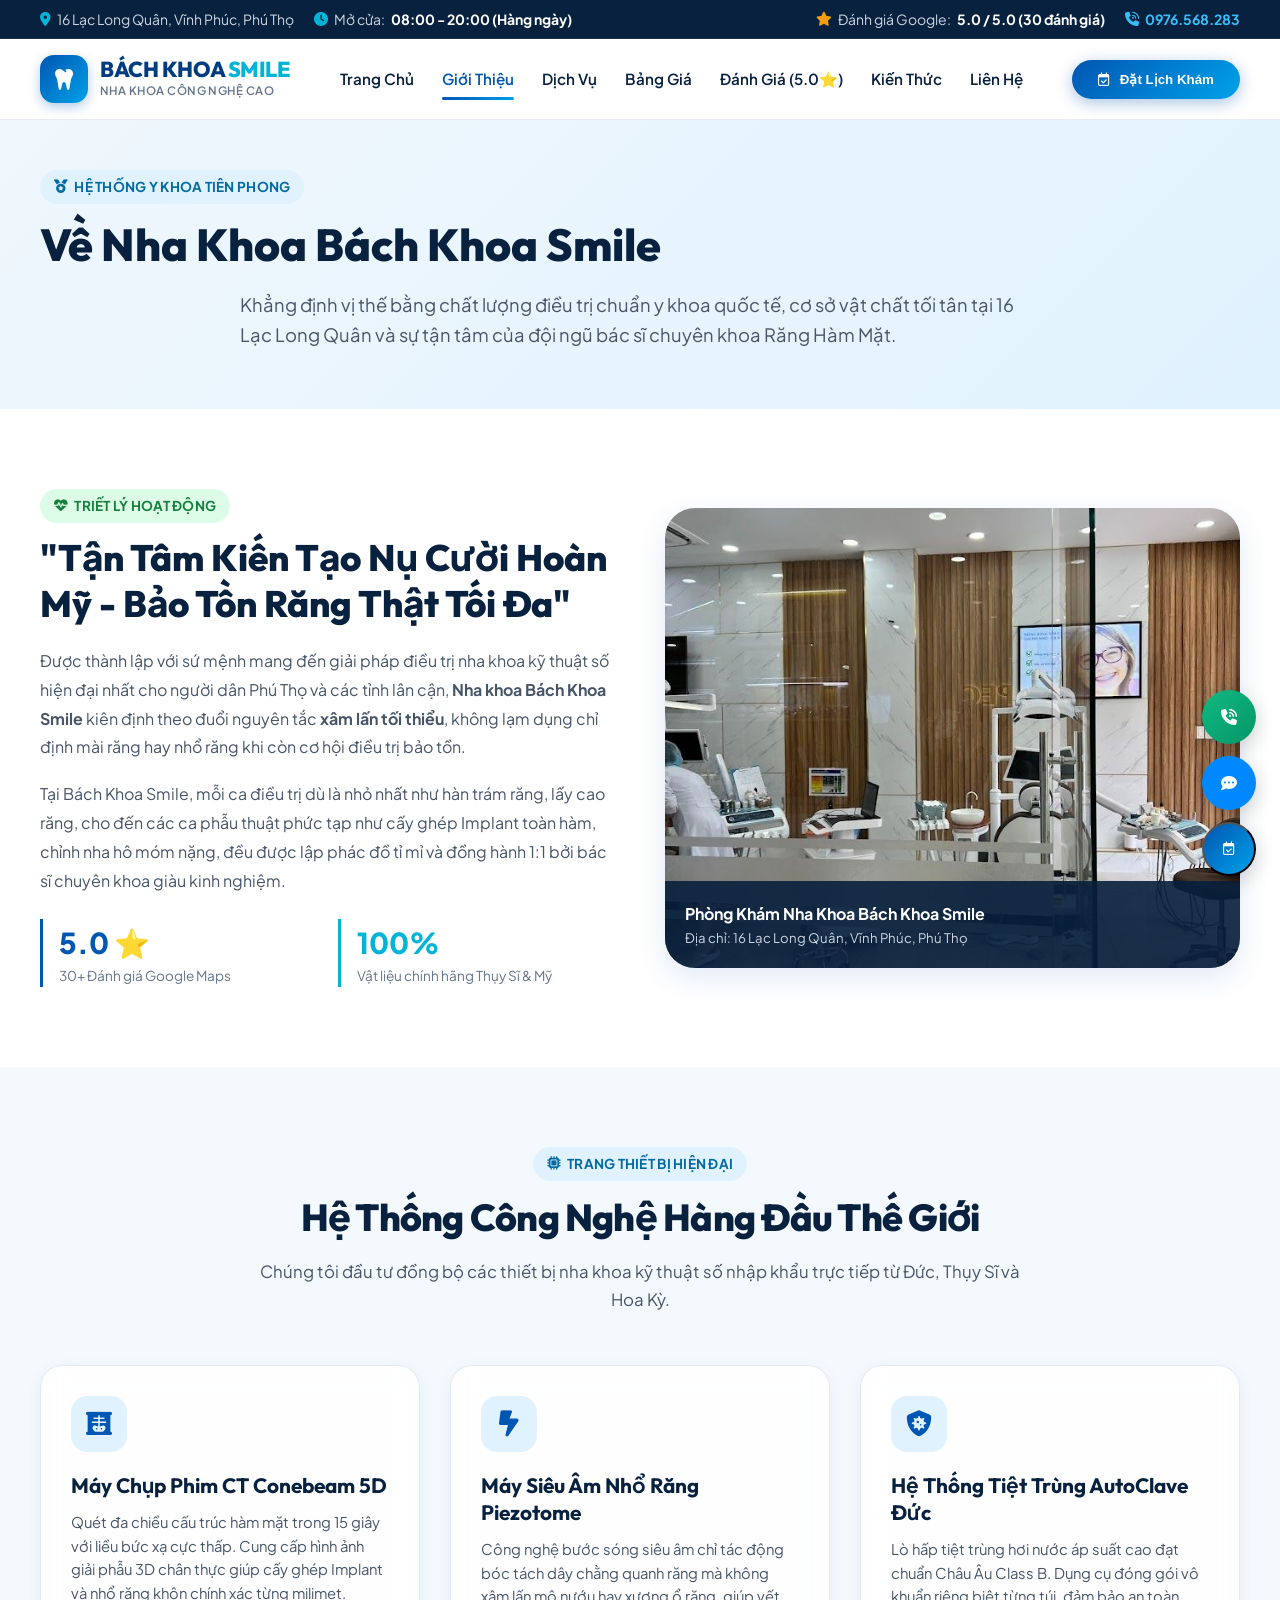
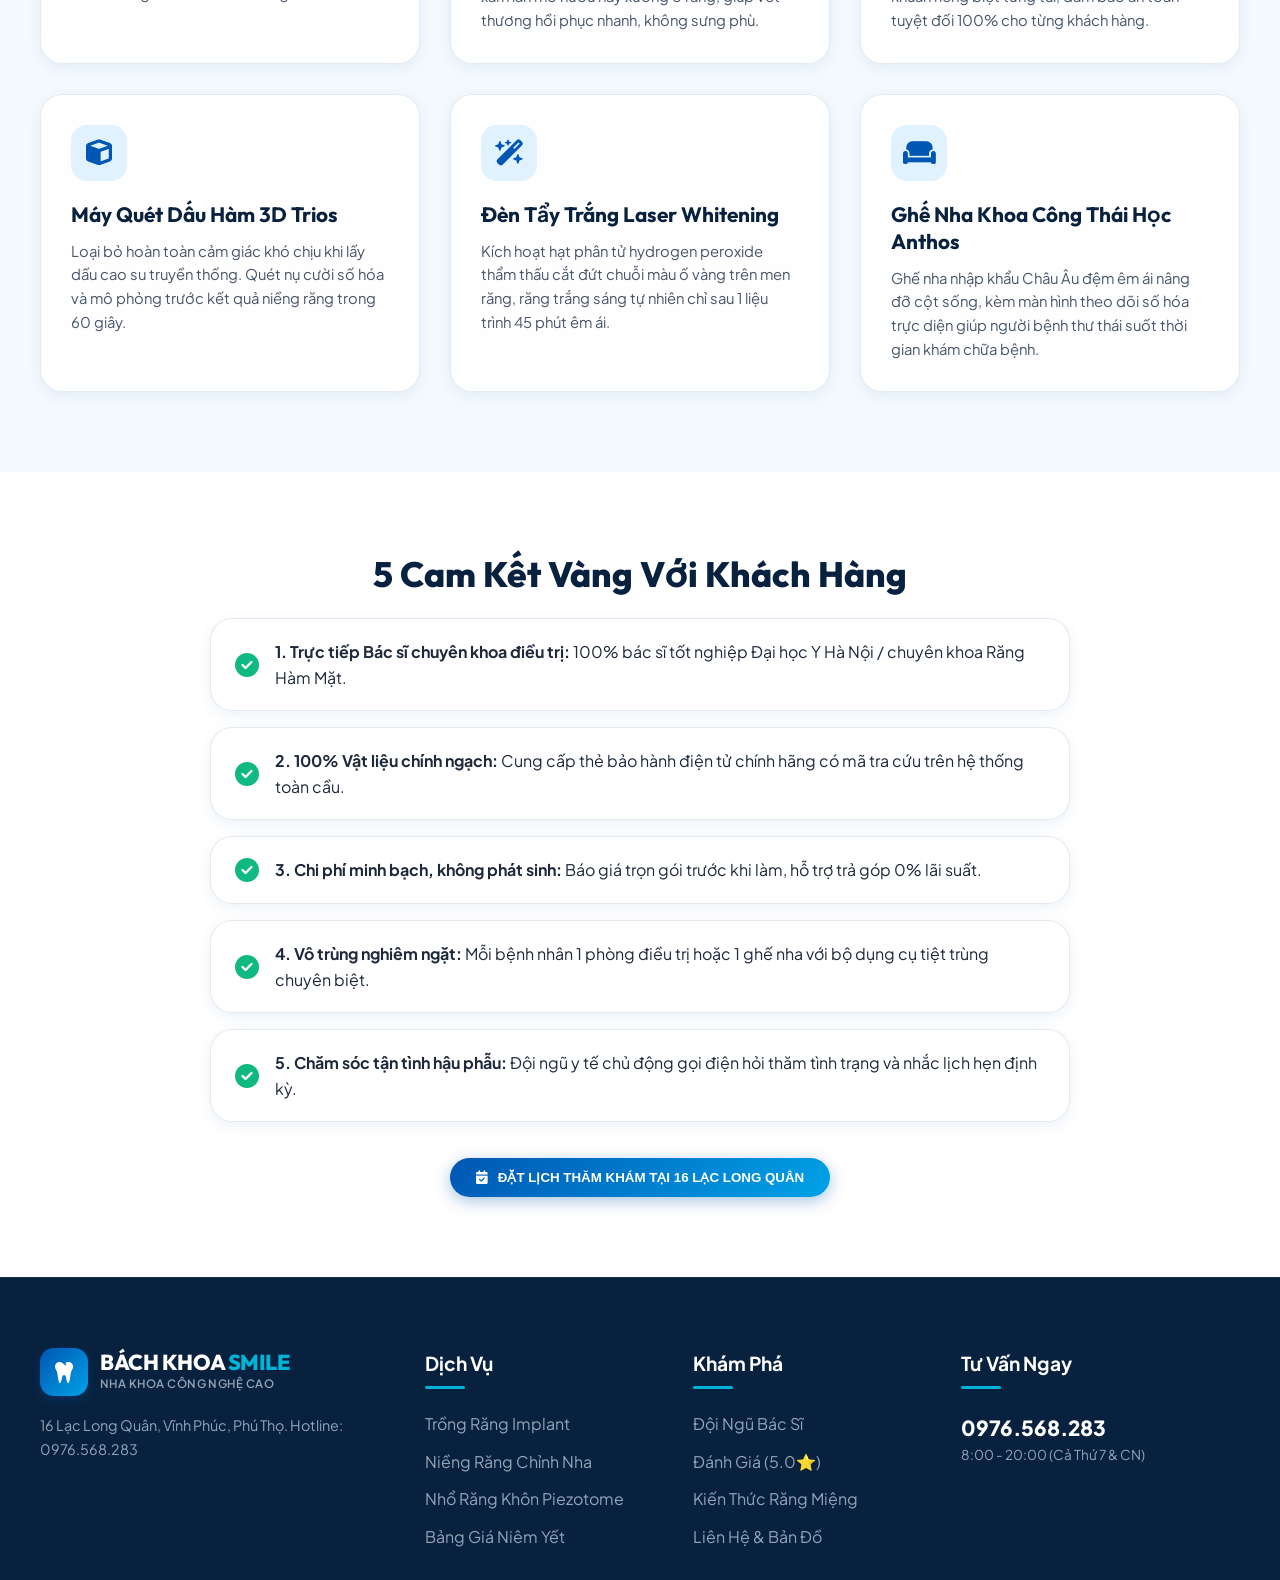
<file: gioi-thieu.html>
<!DOCTYPE html>
<html lang="vi">
<head>
  <meta charset="UTF-8">
  <meta name="viewport" content="width=device-width, initial-scale=1.0">
  <title>Giới Thiệu Nha Khoa Bách Khoa Smile - 16 Lạc Long Quân, Vĩnh Phúc, Phú Thọ</title>
  <meta name="description" content="Khám phá phòng khám Nha khoa Bách Khoa Smile tại 16 Lạc Long Quân. Cơ sở vật chất vô trùng chuẩn Đức, ghế nha thông minh Anthos, công nghệ CT Conebeam 5D hàng đầu.">
  <link rel="stylesheet" href="assets/css/style.css">
  <link rel="stylesheet" href="https://cdnjs.cloudflare.com/ajax/libs/font-awesome/6.4.0/css/all.min.css">
</head>
<body>

  <!-- Top bar -->
  <div class="topbar">
    <div class="container topbar-content">
      <div style="display: flex; gap: 20px; flex-wrap: wrap;">
        <span class="topbar-item"><i class="fa-solid fa-location-dot" style="color: var(--secondary);"></i> 16 Lạc Long Quân, Vĩnh Phúc, Phú Thọ</span>
        <span class="topbar-item"><i class="fa-solid fa-clock" style="color: var(--secondary);"></i> Mở cửa: <b>08:00 - 20:00 (Hàng ngày)</b></span>
      </div>
      <div style="display: flex; gap: 20px; align-items: center;">
        <span class="topbar-item"><i class="fa-solid fa-star" style="color: #f59e0b;"></i> Đánh giá Google: <b>5.0 / 5.0 (30 đánh giá)</b></span>
        <a href="tel:0976568283" class="topbar-item" style="color: #38bdf8; font-weight: 700;"><i class="fa-solid fa-phone-volume"></i> 0976.568.283</a>
      </div>
    </div>
  </div>

  <!-- Header -->
  <header class="main-header glass-nav">
    <div class="container nav-row">
      <a href="index.html" class="logo-brand">
        <div class="logo-icon-wrap"><i class="fa-solid fa-tooth"></i></div>
        <div>
          <div class="logo-text-title">BÁCH KHOA <span>SMILE</span></div>
          <div class="logo-text-sub">Nha Khoa Công Nghệ Cao</div>
        </div>
      </a>

      <ul class="nav-links" id="navLinks">
        <li class="nav-item"><a href="index.html" class="nav-link">Trang Chủ</a></li>
        <li class="nav-item"><a href="gioi-thieu.html" class="nav-link active">Giới Thiệu</a></li>
        <li class="nav-item"><a href="dich-vu-implant.html" class="nav-link">Dịch Vụ</a></li>
        <li class="nav-item"><a href="bang-gia.html" class="nav-link">Bảng Giá</a></li>
        <li class="nav-item"><a href="danh-gia-khach-hang.html" class="nav-link">Đánh Giá (5.0⭐)</a></li>
        <li class="nav-item"><a href="kien-thuc-nha-khoa.html" class="nav-link">Kiến Thức</a></li>
        <li class="nav-item"><a href="lien-he.html" class="nav-link">Liên Hệ</a></li>
      </ul>

      <div style="display: flex; align-items: center; gap: 14px;">
        <button class="btn-primary-gradient btn-open-booking" data-service="Đặt lịch từ trang Giới thiệu">
          <i class="fa-regular fa-calendar-check"></i> Đặt Lịch Khám
        </button>
        <button class="mobile-toggle" id="mobileToggle"><i class="fa-solid fa-bars"></i></button>
      </div>
    </div>
  </header>

  <!-- Banner -->
  <section style="background: linear-gradient(135deg, #f0f7fd 0%, #e0f2fe 100%); padding: 50px 0 60px 0;">
    <div class="container text-center">
      <span class="badge-pill badge-blue" style="margin-bottom: 12px;"><i class="fa-solid fa-medal"></i> HỆ THỐNG Y KHOA TIÊN PHONG</span>
      <h1 style="font-size: 2.8rem; font-weight: 800; color: var(--navy); margin-bottom: 16px;">Về Nha Khoa Bách Khoa Smile</h1>
      <p style="font-size: 1.15rem; color: var(--slate-text); max-width: 800px; margin: 0 auto;">
        Khẳng định vị thế bằng chất lượng điều trị chuẩn y khoa quốc tế, cơ sở vật chất tối tân tại 16 Lạc Long Quân và sự tận tâm của đội ngũ bác sĩ chuyên khoa Răng Hàm Mặt.
      </p>
    </div>
  </section>

  <!-- Section 1: Sứ mệnh & Tầm nhìn -->
  <section class="section section-white">
    <div class="container">
      <div style="display: grid; grid-template-columns: 1fr 1fr; gap: 50px; align-items: center;">
        <div>
          <span class="badge-pill badge-green" style="margin-bottom: 12px;"><i class="fa-solid fa-heart-pulse"></i> TRIẾT LÝ HOẠT ĐỘNG</span>
          <h2 style="font-size: 2.3rem; font-weight: 800; color: var(--navy); margin-bottom: 20px; line-height: 1.25;">
            "Tận Tâm Kiến Tạo Nụ Cười Hoàn Mỹ - Bảo Tồn Răng Thật Tối Đa"
          </h2>
          <p style="color: var(--slate-text); font-size: 1rem; line-height: 1.8; margin-bottom: 18px;">
            Được thành lập với sứ mệnh mang đến giải pháp điều trị nha khoa kỹ thuật số hiện đại nhất cho người dân Phú Thọ và các tỉnh lân cận, <b>Nha khoa Bách Khoa Smile</b> kiên định theo đuổi nguyên tắc <b>xâm lấn tối thiểu</b>, không lạm dụng chỉ định mài răng hay nhổ răng khi còn cơ hội điều trị bảo tồn.
          </p>
          <p style="color: var(--slate-text); font-size: 1rem; line-height: 1.8; margin-bottom: 24px;">
            Tại Bách Khoa Smile, mỗi ca điều trị dù là nhỏ nhất như hàn trám răng, lấy cao răng, cho đến các ca phẫu thuật phức tạp như cấy ghép Implant toàn hàm, chỉnh nha hô móm nặng, đều được lập phác đồ tỉ mỉ và đồng hành 1:1 bởi bác sĩ chuyên khoa giàu kinh nghiệm.
          </p>

          <div style="display: grid; grid-template-columns: 1fr 1fr; gap: 20px;">
            <div style="border-left: 3px solid var(--primary); padding-left: 16px;">
              <div style="font-size: 1.8rem; font-weight: 800; color: var(--primary);">5.0 ⭐</div>
              <div style="font-size: 0.85rem; color: var(--slate-muted);">30+ Đánh giá Google Maps</div>
            </div>
            <div style="border-left: 3px solid var(--secondary); padding-left: 16px;">
              <div style="font-size: 1.8rem; font-weight: 800; color: var(--secondary);">100%</div>
              <div style="font-size: 0.85rem; color: var(--slate-muted);">Vật liệu chính hãng Thụy Sĩ & Mỹ</div>
            </div>
          </div>
        </div>

        <div>
          <div style="position: relative; border-radius: var(--radius-xl); overflow: hidden; box-shadow: var(--shadow-lg);">
            <img src="assets/images/phong-kham-thuc-te.jpg" alt="Không gian phòng khám Bách Khoa Smile tại 16 Lạc Long Quân" style="width: 100%; height: 460px; object-fit: cover;">
            <div style="position: absolute; bottom: 0; left: 0; right: 0; background: rgba(8, 33, 62, 0.9); padding: 20px; color: #fff;">
              <div style="font-weight: 700; font-size: 1rem;">Phòng Khám Nha Khoa Bách Khoa Smile</div>
              <div style="font-size: 0.825rem; color: #cbd5e1;">Địa chỉ: 16 Lạc Long Quân, Vĩnh Phúc, Phú Thọ</div>
            </div>
          </div>
        </div>
      </div>
    </div>
  </section>

  <!-- Section 2: Cơ sở vật chất (co-so-vat-chat) -->
  <section class="section section-light" id="co-so-vat-chat">
    <div class="container">
      <div class="section-header">
        <span class="badge-pill badge-blue"><i class="fa-solid fa-microchip"></i> TRANG THIẾT BỊ HIỆN ĐẠI</span>
        <h2 class="section-title">Hệ Thống Công Nghệ Hàng Đầu Thế Giới</h2>
        <p class="section-desc">Chúng tôi đầu tư đồng bộ các thiết bị nha khoa kỹ thuật số nhập khẩu trực tiếp từ Đức, Thụy Sĩ và Hoa Kỳ.</p>
      </div>

      <div class="grid-3">
        <div class="glass-card" style="padding: 30px;">
          <div style="width: 56px; height: 56px; border-radius: 16px; background: #e0f2fe; color: var(--primary); display: flex; align-items: center; justify-content: center; font-size: 26px; margin-bottom: 20px;">
            <i class="fa-solid fa-x-ray"></i>
          </div>
          <h3 style="font-size: 1.3rem; font-weight: 700; color: var(--navy); margin-bottom: 12px;">Máy Chụp Phim CT Conebeam 5D</h3>
          <p style="color: var(--slate-text); font-size: 0.925rem; line-height: 1.6;">
            Quét đa chiều cấu trúc hàm mặt trong 15 giây với liều bức xạ cực thấp. Cung cấp hình ảnh giải phẫu 3D chân thực giúp cấy ghép Implant và nhổ răng khôn chính xác từng milimet.
          </p>
        </div>

        <div class="glass-card" style="padding: 30px;">
          <div style="width: 56px; height: 56px; border-radius: 16px; background: #e0f2fe; color: var(--primary); display: flex; align-items: center; justify-content: center; font-size: 26px; margin-bottom: 20px;">
            <i class="fa-solid fa-bolt-lightning"></i>
          </div>
          <h3 style="font-size: 1.3rem; font-weight: 700; color: var(--navy); margin-bottom: 12px;">Máy Siêu Âm Nhổ Răng Piezotome</h3>
          <p style="color: var(--slate-text); font-size: 0.925rem; line-height: 1.6;">
            Công nghệ bước sóng siêu âm chỉ tác động bóc tách dây chằng quanh răng mà không xâm lấn mô nướu hay xương ổ răng, giúp vết thương hồi phục nhanh, không sưng phù.
          </p>
        </div>

        <div class="glass-card" style="padding: 30px;">
          <div style="width: 56px; height: 56px; border-radius: 16px; background: #e0f2fe; color: var(--primary); display: flex; align-items: center; justify-content: center; font-size: 26px; margin-bottom: 20px;">
            <i class="fa-solid fa-shield-virus"></i>
          </div>
          <h3 style="font-size: 1.3rem; font-weight: 700; color: var(--navy); margin-bottom: 12px;">Hệ Thống Tiệt Trùng AutoClave Đức</h3>
          <p style="color: var(--slate-text); font-size: 0.925rem; line-height: 1.6;">
            Lò hấp tiệt trùng hơi nước áp suất cao đạt chuẩn Châu Âu Class B. Dụng cụ đóng gói vô khuẩn riêng biệt từng túi, đảm bảo an toàn tuyệt đối 100% cho từng khách hàng.
          </p>
        </div>

        <div class="glass-card" style="padding: 30px;">
          <div style="width: 56px; height: 56px; border-radius: 16px; background: #e0f2fe; color: var(--primary); display: flex; align-items: center; justify-content: center; font-size: 26px; margin-bottom: 20px;">
            <i class="fa-solid fa-cube"></i>
          </div>
          <h3 style="font-size: 1.3rem; font-weight: 700; color: var(--navy); margin-bottom: 12px;">Máy Quét Dấu Hàm 3D Trios</h3>
          <p style="color: var(--slate-text); font-size: 0.925rem; line-height: 1.6;">
            Loại bỏ hoàn toàn cảm giác khó chịu khi lấy dấu cao su truyền thống. Quét nụ cười số hóa và mô phỏng trước kết quả niềng răng trong 60 giây.
          </p>
        </div>

        <div class="glass-card" style="padding: 30px;">
          <div style="width: 56px; height: 56px; border-radius: 16px; background: #e0f2fe; color: var(--primary); display: flex; align-items: center; justify-content: center; font-size: 26px; margin-bottom: 20px;">
            <i class="fa-solid fa-wand-magic-sparkles"></i>
          </div>
          <h3 style="font-size: 1.3rem; font-weight: 700; color: var(--navy); margin-bottom: 12px;">Đèn Tẩy Trắng Laser Whitening</h3>
          <p style="color: var(--slate-text); font-size: 0.925rem; line-height: 1.6;">
            Kích hoạt hạt phân tử hydrogen peroxide thẩm thấu cắt đứt chuỗi màu ố vàng trên men răng, răng trắng sáng tự nhiên chỉ sau 1 liệu trình 45 phút êm ái.
          </p>
        </div>

        <div class="glass-card" style="padding: 30px;">
          <div style="width: 56px; height: 56px; border-radius: 16px; background: #e0f2fe; color: var(--primary); display: flex; align-items: center; justify-content: center; font-size: 26px; margin-bottom: 20px;">
            <i class="fa-solid fa-couch"></i>
          </div>
          <h3 style="font-size: 1.3rem; font-weight: 700; color: var(--navy); margin-bottom: 12px;">Ghế Nha Khoa Công Thái Học Anthos</h3>
          <p style="color: var(--slate-text); font-size: 0.925rem; line-height: 1.6;">
            Ghế nha nhập khẩu Châu Âu đệm êm ái nâng đỡ cột sống, kèm màn hình theo dõi số hóa trực diện giúp người bệnh thư thái suốt thời gian khám chữa bệnh.
          </p>
        </div>
      </div>
    </div>
  </section>

  <!-- Section 3: Cam kết của Bách Khoa Smile -->
  <section class="section section-white">
    <div class="container" style="max-width: 900px; text-align: center;">
      <h2 style="font-size: 2.2rem; font-weight: 800; color: var(--navy); margin-bottom: 20px;">5 Cam Kết Vàng Với Khách Hàng</h2>
      <div style="display: flex; flex-direction: column; gap: 16px; text-align: left;">
        <div class="glass-card" style="padding: 20px 24px; display: flex; align-items: center; gap: 16px;">
          <i class="fa-solid fa-circle-check" style="color: #10b981; font-size: 24px;"></i>
          <div><b>1. Trực tiếp Bác sĩ chuyên khoa điều trị:</b> 100% bác sĩ tốt nghiệp Đại học Y Hà Nội / chuyên khoa Răng Hàm Mặt.</div>
        </div>
        <div class="glass-card" style="padding: 20px 24px; display: flex; align-items: center; gap: 16px;">
          <i class="fa-solid fa-circle-check" style="color: #10b981; font-size: 24px;"></i>
          <div><b>2. 100% Vật liệu chính ngạch:</b> Cung cấp thẻ bảo hành điện tử chính hãng có mã tra cứu trên hệ thống toàn cầu.</div>
        </div>
        <div class="glass-card" style="padding: 20px 24px; display: flex; align-items: center; gap: 16px;">
          <i class="fa-solid fa-circle-check" style="color: #10b981; font-size: 24px;"></i>
          <div><b>3. Chi phí minh bạch, không phát sinh:</b> Báo giá trọn gói trước khi làm, hỗ trợ trả góp 0% lãi suất.</div>
        </div>
        <div class="glass-card" style="padding: 20px 24px; display: flex; align-items: center; gap: 16px;">
          <i class="fa-solid fa-circle-check" style="color: #10b981; font-size: 24px;"></i>
          <div><b>4. Vô trùng nghiêm ngặt:</b> Mỗi bệnh nhân 1 phòng điều trị hoặc 1 ghế nha với bộ dụng cụ tiệt trùng chuyên biệt.</div>
        </div>
        <div class="glass-card" style="padding: 20px 24px; display: flex; align-items: center; gap: 16px;">
          <i class="fa-solid fa-circle-check" style="color: #10b981; font-size: 24px;"></i>
          <div><b>5. Chăm sóc tận tình hậu phẫu:</b> Đội ngũ y tế chủ động gọi điện hỏi thăm tình trạng và nhắc lịch hẹn định kỳ.</div>
        </div>
      </div>

      <div style="margin-top: 36px;">
        <button class="btn-primary-gradient btn-open-booking" data-service="Khám từ trang giới thiệu">
          <i class="fa-solid fa-calendar-check"></i> ĐẶT LỊCH THĂM KHÁM TẠI 16 LẠC LONG QUÂN
        </button>
      </div>
    </div>
  </section>

  <!-- Footer -->
  <footer class="main-footer">
    <div class="container">
      <div style="display: grid; grid-template-columns: 1.5fr 1fr 1fr 1.2fr; gap: 36px;">
        <div>
          <div class="logo-brand" style="margin-bottom: 18px;">
            <div class="logo-icon-wrap"><i class="fa-solid fa-tooth"></i></div>
            <div>
              <div class="logo-text-title" style="color: #fff;">BÁCH KHOA <span>SMILE</span></div>
              <div class="logo-text-sub" style="color: #94a3b8;">Nha Khoa Công Nghệ Cao</div>
            </div>
          </div>
          <p style="color: #94a3b8; font-size: 0.9rem;">16 Lạc Long Quân, Vĩnh Phúc, Phú Thọ. Hotline: 0976.568.283</p>
        </div>
        <div>
          <div class="footer-col-title">Dịch Vụ</div>
          <ul class="footer-links">
            <li><a href="dich-vu-implant.html" class="footer-link">Trồng Răng Implant</a></li>
            <li><a href="dich-vu-nieng-rang.html" class="footer-link">Niềng Răng Chỉnh Nha</a></li>
            <li><a href="dich-vu-nho-rang-khon.html" class="footer-link">Nhổ Răng Khôn Piezotome</a></li>
            <li><a href="bang-gia.html" class="footer-link">Bảng Giá Niêm Yết</a></li>
          </ul>
        </div>
        <div>
          <div class="footer-col-title">Khám Phá</div>
          <ul class="footer-links">
            <li><a href="doi-ngu-bac-si.html" class="footer-link">Đội Ngũ Bác Sĩ</a></li>
            <li><a href="danh-gia-khach-hang.html" class="footer-link">Đánh Giá (5.0⭐)</a></li>
            <li><a href="kien-thuc-nha-khoa.html" class="footer-link">Kiến Thức Răng Miệng</a></li>
            <li><a href="lien-he.html" class="footer-link">Liên Hệ & Bản Đồ</a></li>
          </ul>
        </div>
        <div>
          <div class="footer-col-title">Tư Vấn Ngay</div>
          <p style="color: #fff; font-size: 1.3rem; font-weight: 800;">0976.568.283</p>
          <p style="color: #94a3b8; font-size: 0.85rem;">8:00 - 20:00 (Cả Thứ 7 & CN)</p>
        </div>
      </div>
    </div>
  </footer>

  <!-- Floating Buttons -->
  <div class="floating-bar">
    <a href="tel:0976568283" class="float-btn float-btn-phone"><i class="fa-solid fa-phone-volume"></i></a>
    <a href="https://zalo.me/0976568283" target="_blank" class="float-btn float-btn-zalo"><i class="fa-solid fa-comment-dots"></i></a>
    <button class="float-btn float-btn-calendar btn-open-booking"><i class="fa-regular fa-calendar-check"></i></button>
  </div>

  <!-- Booking Modal -->
  <div class="modal-overlay" id="bookingModal">
    <div class="modal-content">
      <button class="modal-close-btn" id="closeModalBtn">&times;</button>
      <div style="padding: 36px;">
        <h3 style="font-size: 1.6rem; font-weight: 800; color: var(--navy); text-align: center; margin-bottom: 20px;">Đặt Hẹn Khám Tại Bách Khoa Smile</h3>
        <form id="bookingForm">
          <div class="form-group">
            <label class="form-label">Họ và tên (*)</label>
            <input type="text" id="bookingName" class="form-control" required placeholder="Họ và tên">
          </div>
          <div class="form-group">
            <label class="form-label">Số điện thoại (*)</label>
            <input type="tel" id="bookingPhone" class="form-control" required placeholder="0976 xxx xxx">
          </div>
          <div class="form-group">
            <label class="form-label">Ngày muốn khám (*)</label>
            <input type="date" id="bookingDate" class="form-control" required>
          </div>
          <button type="submit" class="btn-primary-gradient" style="width: 100%; padding: 14px; border-radius: var(--radius-sm);">XÁC NHẬN ĐẶT HẸN</button>
        </form>
      </div>
    </div>
  </div>

  <script src="assets/js/main.js"></script>
</body>
</html>
</file>
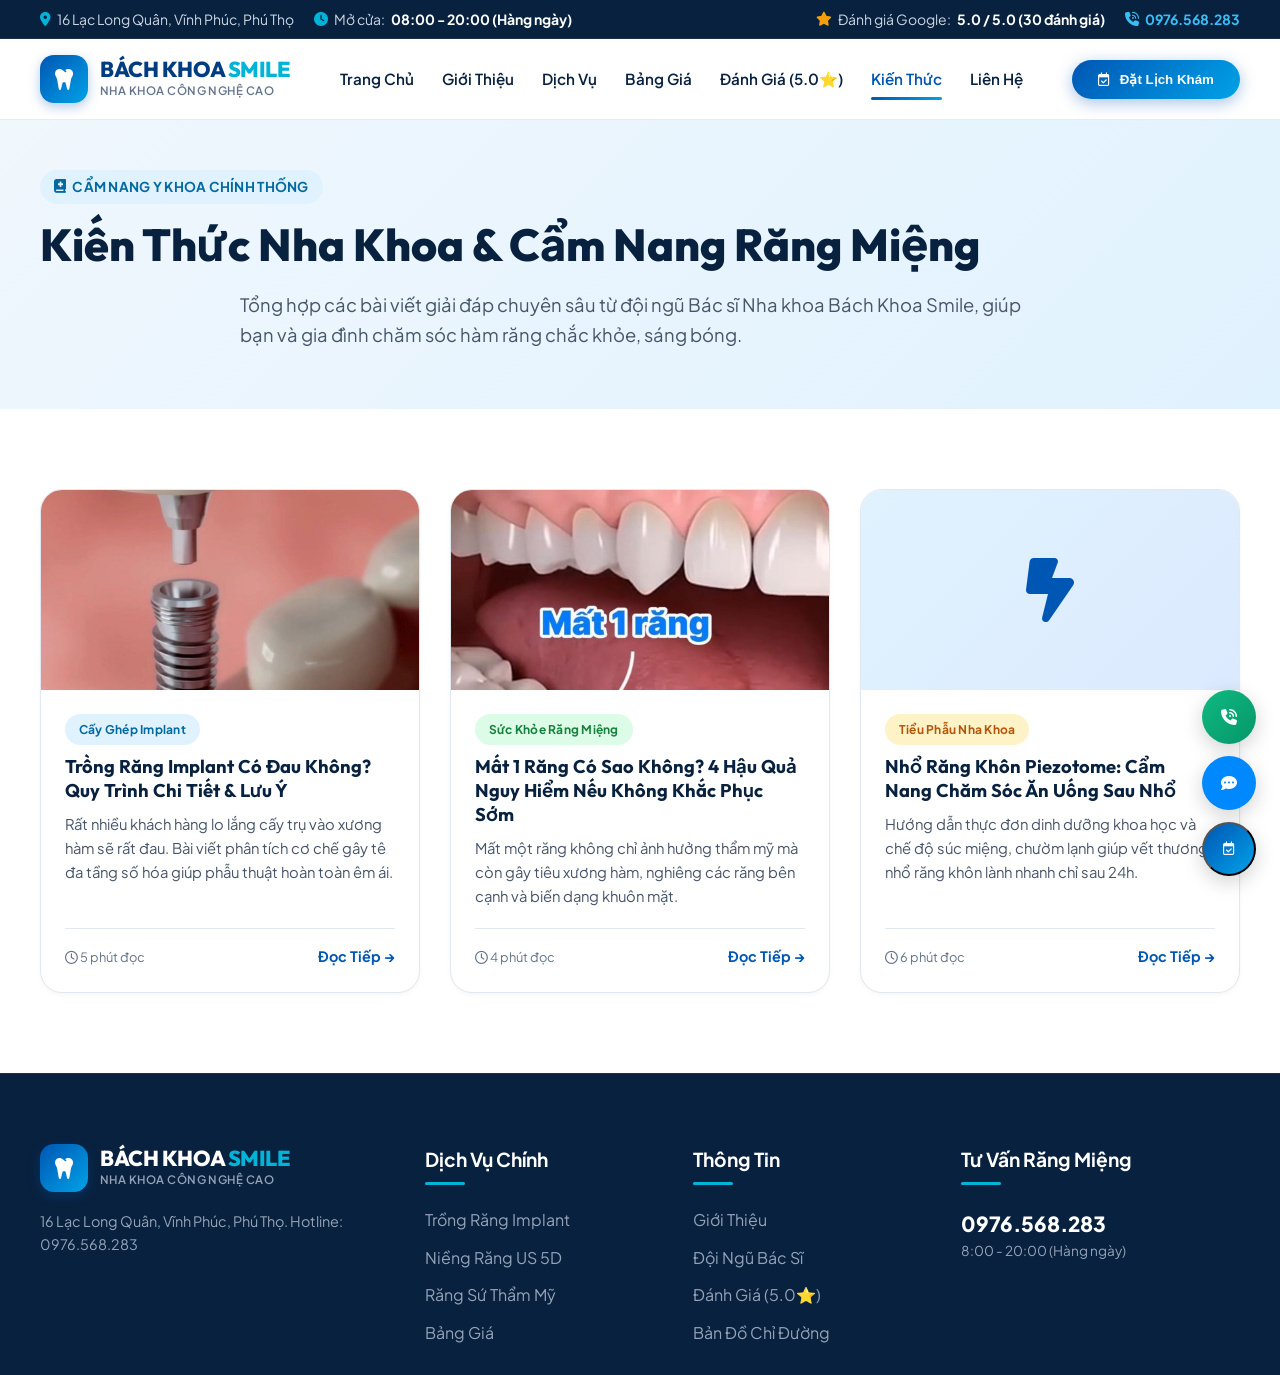
<file: kien-thuc-nha-khoa.html>
<!DOCTYPE html>
<html lang="vi">
<head>
  <meta charset="UTF-8">
  <meta name="viewport" content="width=device-width, initial-scale=1.0">
  <title>Kiến Thức & Cẩm Nang Chăm Sóc Răng Miệng - Nha Khoa Bách Khoa Smile</title>
  <meta name="description" content="Chuyên mục kiến thức nha khoa chuẩn y khoa từ các bác sĩ Bách Khoa Smile 16 Lạc Long Quân: Hướng dẫn chăm sóc răng Implant, cách giảm đau khi nhổ răng khôn, kinh nghiệm niềng răng.">
  <link rel="stylesheet" href="assets/css/style.css">
  <link rel="stylesheet" href="https://cdnjs.cloudflare.com/ajax/libs/font-awesome/6.4.0/css/all.min.css">
</head>
<body>

  <!-- Top bar -->
  <div class="topbar">
    <div class="container topbar-content">
      <div style="display: flex; gap: 20px; flex-wrap: wrap;">
        <span class="topbar-item"><i class="fa-solid fa-location-dot" style="color: var(--secondary);"></i> 16 Lạc Long Quân, Vĩnh Phúc, Phú Thọ</span>
        <span class="topbar-item"><i class="fa-solid fa-clock" style="color: var(--secondary);"></i> Mở cửa: <b>08:00 - 20:00 (Hàng ngày)</b></span>
      </div>
      <div style="display: flex; gap: 20px; align-items: center;">
        <span class="topbar-item"><i class="fa-solid fa-star" style="color: #f59e0b;"></i> Đánh giá Google: <b>5.0 / 5.0 (30 đánh giá)</b></span>
        <a href="tel:0976568283" class="topbar-item" style="color: #38bdf8; font-weight: 700;"><i class="fa-solid fa-phone-volume"></i> 0976.568.283</a>
      </div>
    </div>
  </div>

  <!-- Header -->
  <header class="main-header glass-nav">
    <div class="container nav-row">
      <a href="index.html" class="logo-brand">
        <div class="logo-icon-wrap"><i class="fa-solid fa-tooth"></i></div>
        <div>
          <div class="logo-text-title">BÁCH KHOA <span>SMILE</span></div>
          <div class="logo-text-sub">Nha Khoa Công Nghệ Cao</div>
        </div>
      </a>

      <ul class="nav-links" id="navLinks">
        <li class="nav-item"><a href="index.html" class="nav-link">Trang Chủ</a></li>
        <li class="nav-item"><a href="gioi-thieu.html" class="nav-link">Giới Thiệu</a></li>
        <li class="nav-item"><a href="dich-vu-implant.html" class="nav-link">Dịch Vụ</a></li>
        <li class="nav-item"><a href="bang-gia.html" class="nav-link">Bảng Giá</a></li>
        <li class="nav-item"><a href="danh-gia-khach-hang.html" class="nav-link">Đánh Giá (5.0⭐)</a></li>
        <li class="nav-item"><a href="kien-thuc-nha-khoa.html" class="nav-link active">Kiến Thức</a></li>
        <li class="nav-item"><a href="lien-he.html" class="nav-link">Liên Hệ</a></li>
      </ul>

      <div style="display: flex; align-items: center; gap: 14px;">
        <button class="btn-primary-gradient btn-open-booking" data-service="Kiến thức nha khoa">
          <i class="fa-regular fa-calendar-check"></i> Đặt Lịch Khám
        </button>
        <button class="mobile-toggle" id="mobileToggle"><i class="fa-solid fa-bars"></i></button>
      </div>
    </div>
  </header>

  <!-- Banner -->
  <section style="background: linear-gradient(135deg, #f0f7fd 0%, #e0f2fe 100%); padding: 50px 0 60px 0;">
    <div class="container text-center">
      <span class="badge-pill badge-blue" style="margin-bottom: 12px;"><i class="fa-solid fa-book-medical"></i> CẨM NANG Y KHOA CHÍNH THỐNG</span>
      <h1 style="font-size: 2.8rem; font-weight: 800; color: var(--navy); margin-bottom: 16px;">Kiến Thức Nha Khoa & Cẩm Nang Răng Miệng</h1>
      <p style="font-size: 1.15rem; color: var(--slate-text); max-width: 800px; margin: 0 auto;">
        Tổng hợp các bài viết giải đáp chuyên sâu từ đội ngũ Bác sĩ Nha khoa Bách Khoa Smile, giúp bạn và gia đình chăm sóc hàm răng chắc khỏe, sáng bóng.
      </p>
    </div>
  </section>

  <!-- Articles Grid -->
  <section class="section section-white">
    <div class="container">
      <div class="grid-3">

        <!-- Bài viết 1 -->
        <div class="service-card">
          <div style="height: 200px; overflow: hidden; background: #e2e8f0;">
            <img src="assets/images/cau-tao-implant.jpg" alt="Trồng răng implant có đau không" style="width: 100%; height: 100%; object-fit: cover;">
          </div>
          <div class="service-body">
            <span class="badge-pill badge-blue" style="width: fit-content; margin-bottom: 10px; font-size: 0.75rem;">Cấy Ghép Implant</span>
            <h3 class="service-title" style="font-size: 1.15rem;">Trồng Răng Implant Có Đau Không? Quy Trình Chi Tiết & Lưu Ý</h3>
            <p class="service-excerpt">
              Rất nhiều khách hàng lo lắng cấy trụ vào xương hàm sẽ rất đau. Bài viết phân tích cơ chế gây tê đa tầng số hóa giúp phẫu thuật hoàn toàn êm ái.
            </p>
            <div class="service-footer">
              <span style="font-size: 0.8rem; color: var(--slate-muted);"><i class="fa-regular fa-clock"></i> 5 phút đọc</span>
              <a href="dich-vu-implant.html" style="color: var(--primary); font-weight: 700; font-size: 0.9rem;">Đọc Tiếp &rarr;</a>
            </div>
          </div>
        </div>

        <!-- Bài viết 2 -->
        <div class="service-card">
          <div style="height: 200px; overflow: hidden; background: #e2e8f0;">
            <img src="assets/images/mat-1-rang.jpg" alt="Hậu quả khi mất 1 răng" style="width: 100%; height: 100%; object-fit: cover;">
          </div>
          <div class="service-body">
            <span class="badge-pill badge-green" style="width: fit-content; margin-bottom: 10px; font-size: 0.75rem;">Sức Khỏe Răng Miệng</span>
            <h3 class="service-title" style="font-size: 1.15rem;">Mất 1 Răng Có Sao Không? 4 Hậu Quả Nguy Hiểm Nếu Không Khắc Phục Sớm</h3>
            <p class="service-excerpt">
              Mất một răng không chỉ ảnh hưởng thẩm mỹ mà còn gây tiêu xương hàm, nghiêng các răng bên cạnh và biến dạng khuôn mặt.
            </p>
            <div class="service-footer">
              <span style="font-size: 0.8rem; color: var(--slate-muted);"><i class="fa-regular fa-clock"></i> 4 phút đọc</span>
              <a href="dich-vu-implant.html#mat-1-rang" style="color: var(--primary); font-weight: 700; font-size: 0.9rem;">Đọc Tiếp &rarr;</a>
            </div>
          </div>
        </div>

        <!-- Bài viết 3 -->
        <div class="service-card">
          <div style="height: 200px; background: linear-gradient(135deg, #e0f2fe, #dbeafe); display: flex; align-items: center; justify-content: center; font-size: 64px; color: var(--primary);">
            <i class="fa-solid fa-bolt-lightning"></i>
          </div>
          <div class="service-body">
            <span class="badge-pill badge-gold" style="width: fit-content; margin-bottom: 10px; font-size: 0.75rem;">Tiểu Phẫu Nha Khoa</span>
            <h3 class="service-title" style="font-size: 1.15rem;">Nhổ Răng Khôn Piezotome: Cẩm Nang Chăm Sóc Ăn Uống Sau Nhổ</h3>
            <p class="service-excerpt">
              Hướng dẫn thực đơn dinh dưỡng khoa học và chế độ súc miệng, chườm lạnh giúp vết thương nhổ răng khôn lành nhanh chỉ sau 24h.
            </p>
            <div class="service-footer">
              <span style="font-size: 0.8rem; color: var(--slate-muted);"><i class="fa-regular fa-clock"></i> 6 phút đọc</span>
              <a href="dich-vu-nho-rang-khon.html" style="color: var(--primary); font-weight: 700; font-size: 0.9rem;">Đọc Tiếp &rarr;</a>
            </div>
          </div>
        </div>

      </div>
    </div>
  </section>

  <!-- Footer -->
  <footer class="main-footer">
    <div class="container">
      <div style="display: grid; grid-template-columns: 1.5fr 1fr 1fr 1.2fr; gap: 36px;">
        <div>
          <div class="logo-brand" style="margin-bottom: 18px;">
            <div class="logo-icon-wrap"><i class="fa-solid fa-tooth"></i></div>
            <div>
              <div class="logo-text-title" style="color: #fff;">BÁCH KHOA <span>SMILE</span></div>
              <div class="logo-text-sub" style="color: #94a3b8;">Nha Khoa Công Nghệ Cao</div>
            </div>
          </div>
          <p style="color: #94a3b8; font-size: 0.9rem;">16 Lạc Long Quân, Vĩnh Phúc, Phú Thọ. Hotline: 0976.568.283</p>
        </div>
        <div>
          <div class="footer-col-title">Dịch Vụ Chính</div>
          <ul class="footer-links">
            <li><a href="dich-vu-implant.html" class="footer-link">Trồng Răng Implant</a></li>
            <li><a href="dich-vu-nieng-rang.html" class="footer-link">Niềng Răng US 5D</a></li>
            <li><a href="dich-vu-rang-su.html" class="footer-link">Răng Sứ Thẩm Mỹ</a></li>
            <li><a href="bang-gia.html" class="footer-link">Bảng Giá</a></li>
          </ul>
        </div>
        <div>
          <div class="footer-col-title">Thông Tin</div>
          <ul class="footer-links">
            <li><a href="gioi-thieu.html" class="footer-link">Giới Thiệu</a></li>
            <li><a href="doi-ngu-bac-si.html" class="footer-link">Đội Ngũ Bác Sĩ</a></li>
            <li><a href="danh-gia-khach-hang.html" class="footer-link">Đánh Giá (5.0⭐)</a></li>
            <li><a href="lien-he.html" class="footer-link">Bản Đồ Chỉ Đường</a></li>
          </ul>
        </div>
        <div>
          <div class="footer-col-title">Tư Vấn Răng Miệng</div>
          <p style="color: #fff; font-size: 1.3rem; font-weight: 800;">0976.568.283</p>
          <p style="color: #94a3b8; font-size: 0.85rem;">8:00 - 20:00 (Hàng ngày)</p>
        </div>
      </div>
    </div>
  </footer>

  <!-- Floating Buttons -->
  <div class="floating-bar">
    <a href="tel:0976568283" class="float-btn float-btn-phone"><i class="fa-solid fa-phone-volume"></i></a>
    <a href="https://zalo.me/0976568283" target="_blank" class="float-btn float-btn-zalo"><i class="fa-solid fa-comment-dots"></i></a>
    <button class="float-btn float-btn-calendar btn-open-booking"><i class="fa-regular fa-calendar-check"></i></button>
  </div>

  <!-- Booking Modal -->
  <div class="modal-overlay" id="bookingModal">
    <div class="modal-content">
      <button class="modal-close-btn" id="closeModalBtn">&times;</button>
      <div style="padding: 36px;">
        <h3 style="font-size: 1.6rem; font-weight: 800; color: var(--navy); text-align: center; margin-bottom: 20px;">Đặt Hẹn Tư Vấn Nha Khoa</h3>
        <form id="bookingForm">
          <div class="form-group">
            <label class="form-label">Họ và tên (*)</label>
            <input type="text" id="bookingName" class="form-control" required placeholder="Họ và tên">
          </div>
          <div class="form-group">
            <label class="form-label">Số điện thoại (*)</label>
            <input type="tel" id="bookingPhone" class="form-control" required placeholder="0976 xxx xxx">
          </div>
          <div class="form-group">
            <label class="form-label">Ngày khám (*)</label>
            <input type="date" id="bookingDate" class="form-control" required>
          </div>
          <button type="submit" class="btn-primary-gradient" style="width: 100%; padding: 14px; border-radius: var(--radius-sm);">XÁC NHẬN ĐẶT LỊCH</button>
        </form>
      </div>
    </div>
  </div>

  <script src="assets/js/main.js"></script>
</body>
</html>
</file>
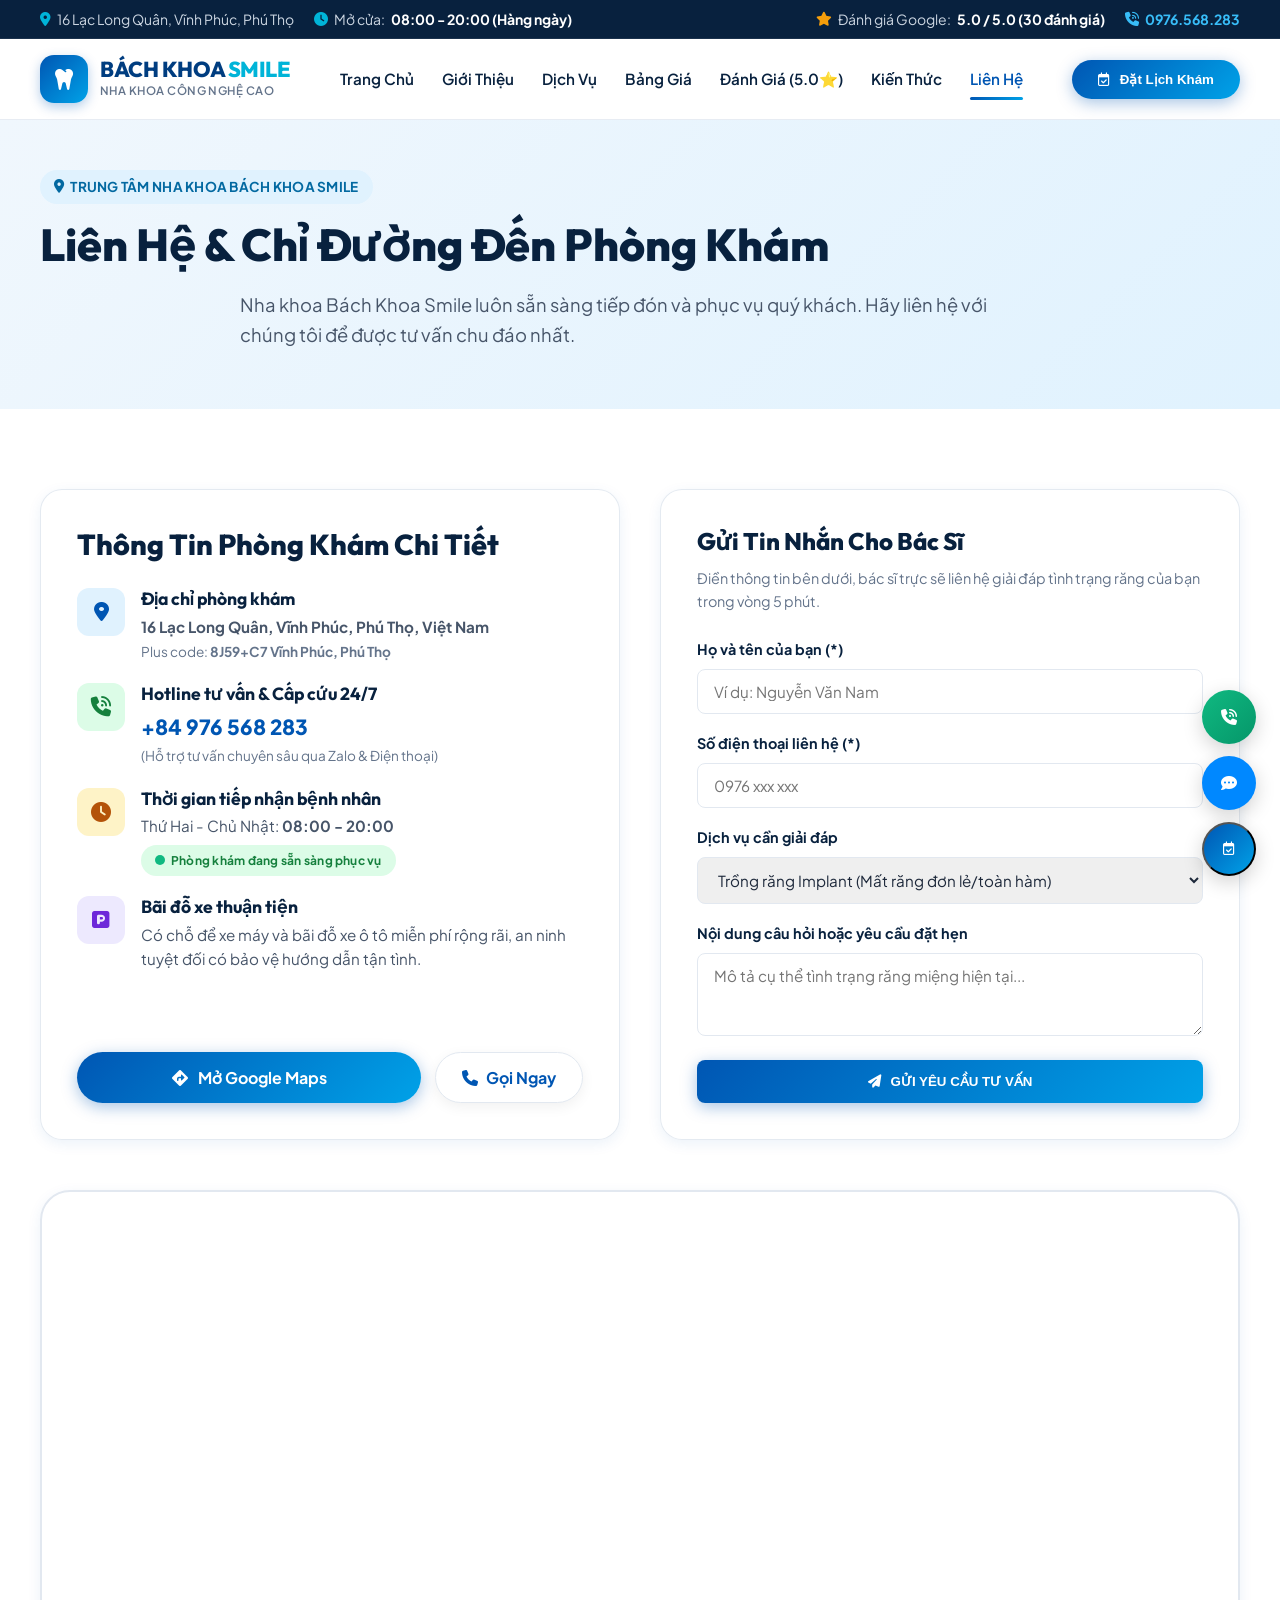
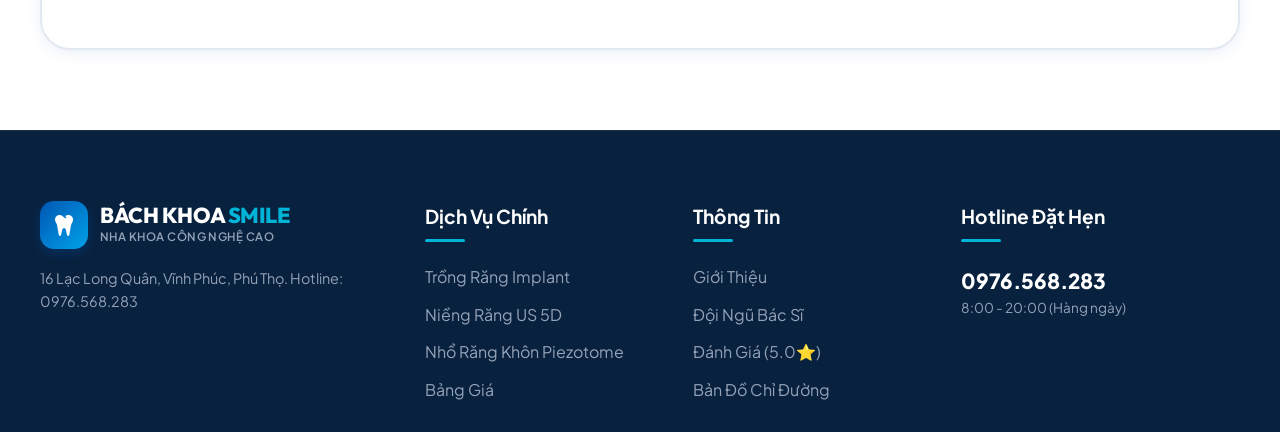
<file: lien-he.html>
<!DOCTYPE html>
<html lang="vi">
<head>
  <meta charset="UTF-8">
  <meta name="viewport" content="width=device-width, initial-scale=1.0">
  <title>Liên Hệ & Chỉ Đường Đến Nha Khoa Bách Khoa Smile - 16 Lạc Long Quân</title>
  <meta name="description" content="Thông tin liên hệ, hotline 0976.568.283 và bản đồ chỉ đường đến Nha khoa Bách Khoa Smile tại số 16 Lạc Long Quân, Vĩnh Phúc, Phú Thọ (Mã Plus 8J59+C7).">
  <link rel="stylesheet" href="assets/css/style.css">
  <link rel="stylesheet" href="https://cdnjs.cloudflare.com/ajax/libs/font-awesome/6.4.0/css/all.min.css">
</head>
<body>

  <!-- Top bar -->
  <div class="topbar">
    <div class="container topbar-content">
      <div style="display: flex; gap: 20px; flex-wrap: wrap;">
        <span class="topbar-item"><i class="fa-solid fa-location-dot" style="color: var(--secondary);"></i> 16 Lạc Long Quân, Vĩnh Phúc, Phú Thọ</span>
        <span class="topbar-item"><i class="fa-solid fa-clock" style="color: var(--secondary);"></i> Mở cửa: <b>08:00 - 20:00 (Hàng ngày)</b></span>
      </div>
      <div style="display: flex; gap: 20px; align-items: center;">
        <span class="topbar-item"><i class="fa-solid fa-star" style="color: #f59e0b;"></i> Đánh giá Google: <b>5.0 / 5.0 (30 đánh giá)</b></span>
        <a href="tel:0976568283" class="topbar-item" style="color: #38bdf8; font-weight: 700;"><i class="fa-solid fa-phone-volume"></i> 0976.568.283</a>
      </div>
    </div>
  </div>

  <!-- Header -->
  <header class="main-header glass-nav">
    <div class="container nav-row">
      <a href="index.html" class="logo-brand">
        <div class="logo-icon-wrap"><i class="fa-solid fa-tooth"></i></div>
        <div>
          <div class="logo-text-title">BÁCH KHOA <span>SMILE</span></div>
          <div class="logo-text-sub">Nha Khoa Công Nghệ Cao</div>
        </div>
      </a>

      <ul class="nav-links" id="navLinks">
        <li class="nav-item"><a href="index.html" class="nav-link">Trang Chủ</a></li>
        <li class="nav-item"><a href="gioi-thieu.html" class="nav-link">Giới Thiệu</a></li>
        <li class="nav-item"><a href="dich-vu-implant.html" class="nav-link">Dịch Vụ</a></li>
        <li class="nav-item"><a href="bang-gia.html" class="nav-link">Bảng Giá</a></li>
        <li class="nav-item"><a href="danh-gia-khach-hang.html" class="nav-link">Đánh Giá (5.0⭐)</a></li>
        <li class="nav-item"><a href="kien-thuc-nha-khoa.html" class="nav-link">Kiến Thức</a></li>
        <li class="nav-item"><a href="lien-he.html" class="nav-link active">Liên Hệ</a></li>
      </ul>

      <div style="display: flex; align-items: center; gap: 14px;">
        <button class="btn-primary-gradient btn-open-booking" data-service="Liên hệ trực tiếp">
          <i class="fa-regular fa-calendar-check"></i> Đặt Lịch Khám
        </button>
        <button class="mobile-toggle" id="mobileToggle"><i class="fa-solid fa-bars"></i></button>
      </div>
    </div>
  </header>

  <!-- Banner -->
  <section style="background: linear-gradient(135deg, #f0f7fd 0%, #e0f2fe 100%); padding: 50px 0 60px 0;">
    <div class="container text-center">
      <span class="badge-pill badge-blue" style="margin-bottom: 12px;"><i class="fa-solid fa-location-dot"></i> TRUNG TÂM NHA KHOA BÁCH KHOA SMILE</span>
      <h1 style="font-size: 2.8rem; font-weight: 800; color: var(--navy); margin-bottom: 16px;">Liên Hệ & Chỉ Đường Đến Phòng Khám</h1>
      <p style="font-size: 1.15rem; color: var(--slate-text); max-width: 800px; margin: 0 auto;">
        Nha khoa Bách Khoa Smile luôn sẵn sàng tiếp đón và phục vụ quý khách. Hãy liên hệ với chúng tôi để được tư vấn chu đáo nhất.
      </p>
    </div>
  </section>

  <!-- Section: Chi tiết liên hệ & Bản đồ -->
  <section class="section section-white">
    <div class="container">
      <div style="display: grid; grid-template-columns: 1fr 1fr; gap: 40px; align-items: stretch; margin-bottom: 50px;">
        
        <!-- Info card -->
        <div class="glass-card" style="padding: 36px; display: flex; flex-direction: column; justify-content: space-between;">
          <div>
            <h2 style="font-size: 1.8rem; font-weight: 800; color: var(--navy); margin-bottom: 24px;">Thông Tin Phòng Khám Chi Tiết</h2>

            <div style="display: flex; gap: 16px; margin-bottom: 20px;">
              <div style="width: 48px; height: 48px; border-radius: 12px; background: #e0f2fe; color: var(--primary); display: flex; align-items: center; justify-content: center; font-size: 20px; flex-shrink: 0;">
                <i class="fa-solid fa-location-dot"></i>
              </div>
              <div>
                <h4 style="font-size: 1.1rem; font-weight: 700; margin-bottom: 4px;">Địa chỉ phòng khám</h4>
                <p style="color: var(--slate-text); font-size: 0.95rem;">
                  <b>16 Lạc Long Quân, Vĩnh Phúc, Phú Thọ, Việt Nam</b><br>
                  <span style="color: var(--slate-muted); font-size: 0.85rem;">Plus code: <b>8J59+C7 Vĩnh Phúc, Phú Thọ</b></span>
                </p>
              </div>
            </div>

            <div style="display: flex; gap: 16px; margin-bottom: 20px;">
              <div style="width: 48px; height: 48px; border-radius: 12px; background: #dcfce7; color: #15803d; display: flex; align-items: center; justify-content: center; font-size: 20px; flex-shrink: 0;">
                <i class="fa-solid fa-phone-volume"></i>
              </div>
              <div>
                <h4 style="font-size: 1.1rem; font-weight: 700; margin-bottom: 4px;">Hotline tư vấn & Cấp cứu 24/7</h4>
                <p style="color: var(--slate-text); font-size: 0.95rem;">
                  <a href="tel:0976568283" style="color: var(--primary); font-size: 1.3rem; font-weight: 800;">+84 976 568 283</a><br>
                  <span style="color: var(--slate-muted); font-size: 0.85rem;">(Hỗ trợ tư vấn chuyên sâu qua Zalo & Điện thoại)</span>
                </p>
              </div>
            </div>

            <div style="display: flex; gap: 16px; margin-bottom: 20px;">
              <div style="width: 48px; height: 48px; border-radius: 12px; background: #fef3c7; color: #b45309; display: flex; align-items: center; justify-content: center; font-size: 20px; flex-shrink: 0;">
                <i class="fa-solid fa-clock"></i>
              </div>
              <div>
                <h4 style="font-size: 1.1rem; font-weight: 700; margin-bottom: 4px;">Thời gian tiếp nhận bệnh nhân</h4>
                <p style="color: var(--slate-text); font-size: 0.95rem;">
                  Thứ Hai - Chủ Nhật: <b>08:00 - 20:00</b><br>
                  <span class="badge-pill badge-green" style="font-size: 0.75rem; margin-top: 6px;"><span class="status-dot-active"></span> Phòng khám đang sẵn sàng phục vụ</span>
                </p>
              </div>
            </div>

            <div style="display: flex; gap: 16px; margin-bottom: 20px;">
              <div style="width: 48px; height: 48px; border-radius: 12px; background: #ede9fe; color: #6d28d9; display: flex; align-items: center; justify-content: center; font-size: 20px; flex-shrink: 0;">
                <i class="fa-solid fa-square-parking"></i>
              </div>
              <div>
                <h4 style="font-size: 1.1rem; font-weight: 700; margin-bottom: 4px;">Bãi đỗ xe thuận tiện</h4>
                <p style="color: var(--slate-text); font-size: 0.95rem;">
                  Có chỗ để xe máy và bãi đỗ xe ô tô miễn phí rộng rãi, an ninh tuyệt đối có bảo vệ hướng dẫn tận tình.
                </p>
              </div>
            </div>
          </div>

          <div style="display: flex; gap: 14px; margin-top: 20px;">
            <a href="https://maps.google.com/?q=16+Lac+Long+Quan+Vinh+Phuc+Phu+Tho" target="_blank" class="btn-primary-gradient" style="flex: 1; text-align: center;">
              <i class="fa-solid fa-diamond-turn-right"></i> Mở Google Maps
            </a>
            <a href="tel:0976568283" class="btn-secondary-white">
              <i class="fa-solid fa-phone"></i> Gọi Ngay
            </a>
          </div>
        </div>

        <!-- Contact form -->
        <div class="glass-card" style="padding: 36px;">
          <h3 style="font-size: 1.5rem; font-weight: 800; color: var(--navy); margin-bottom: 10px;">Gửi Tin Nhắn Cho Bác Sĩ</h3>
          <p style="color: var(--slate-muted); font-size: 0.9rem; margin-bottom: 24px;">Điền thông tin bên dưới, bác sĩ trực sẽ liên hệ giải đáp tình trạng răng của bạn trong vòng 5 phút.</p>

          <form onsubmit="event.preventDefault(); showToast('Cảm ơn bạn! Bác sĩ Bách Khoa Smile đã nhận được tin nhắn và sẽ gọi lại ngay.', 'success'); this.reset();">
            <div class="form-group">
              <label class="form-label">Họ và tên của bạn (*)</label>
              <input type="text" class="form-control" required placeholder="Ví dụ: Nguyễn Văn Nam">
            </div>

            <div class="form-group">
              <label class="form-label">Số điện thoại liên hệ (*)</label>
              <input type="tel" class="form-control" required placeholder="0976 xxx xxx" pattern="[0-9]{9,11}">
            </div>

            <div class="form-group">
              <label class="form-label">Dịch vụ cần giải đáp</label>
              <select class="form-control">
                <option>Trồng răng Implant (Mất răng đơn lẻ/toàn hàm)</option>
                <option>Niềng răng - Chỉnh nha thẩm mỹ</option>
                <option>Nhổ răng khôn Piezotome không đau</option>
                <option>Răng sứ thẩm mỹ / Dán sứ Veneer</option>
                <option>Lấy cao răng & Chữa tủy, đau răng</option>
              </select>
            </div>

            <div class="form-group">
              <label class="form-label">Nội dung câu hỏi hoặc yêu cầu đặt hẹn</label>
              <textarea class="form-control" rows="3" placeholder="Mô tả cụ thể tình trạng răng miệng hiện tại..."></textarea>
            </div>

            <button type="submit" class="btn-primary-gradient" style="width: 100%; padding: 14px; border-radius: var(--radius-sm);">
              <i class="fa-solid fa-paper-plane"></i> GỬI YÊU CẦU TƯ VẤN
            </button>
          </form>
        </div>

      </div>

      <!-- Google Maps Embed -->
      <div style="border-radius: var(--radius-xl); overflow: hidden; box-shadow: var(--shadow-md); border: 2px solid var(--border-light); height: 460px;">
        <iframe 
          src="https://www.google.com/maps/embed?pb=!1m18!1m12!1m3!1d3718.5284000305886!2d105.590000!3d21.310000!2m3!1f0!2f0!3f0!3m2!1i1024!2i768!4f13.1!3m3!1m2!1s0x0%3A0x0!2zMjHCsDE4JzM2LjAiTiAxMDXCsDM1JzI0LjAiRQ!5e0!3m2!1svi!2svn!4v1650000000000!5m2!1svi!2svn" 
          width="100%" 
          height="100%" 
          style="border:0;" 
          allowfullscreen="" 
          loading="lazy">
        </iframe>
      </div>
    </div>
  </section>

  <!-- Footer -->
  <footer class="main-footer">
    <div class="container">
      <div style="display: grid; grid-template-columns: 1.5fr 1fr 1fr 1.2fr; gap: 36px;">
        <div>
          <div class="logo-brand" style="margin-bottom: 18px;">
            <div class="logo-icon-wrap"><i class="fa-solid fa-tooth"></i></div>
            <div>
              <div class="logo-text-title" style="color: #fff;">BÁCH KHOA <span>SMILE</span></div>
              <div class="logo-text-sub" style="color: #94a3b8;">Nha Khoa Công Nghệ Cao</div>
            </div>
          </div>
          <p style="color: #94a3b8; font-size: 0.9rem;">16 Lạc Long Quân, Vĩnh Phúc, Phú Thọ. Hotline: 0976.568.283</p>
        </div>
        <div>
          <div class="footer-col-title">Dịch Vụ Chính</div>
          <ul class="footer-links">
            <li><a href="dich-vu-implant.html" class="footer-link">Trồng Răng Implant</a></li>
            <li><a href="dich-vu-nieng-rang.html" class="footer-link">Niềng Răng US 5D</a></li>
            <li><a href="dich-vu-nho-rang-khon.html" class="footer-link">Nhổ Răng Khôn Piezotome</a></li>
            <li><a href="bang-gia.html" class="footer-link">Bảng Giá</a></li>
          </ul>
        </div>
        <div>
          <div class="footer-col-title">Thông Tin</div>
          <ul class="footer-links">
            <li><a href="gioi-thieu.html" class="footer-link">Giới Thiệu</a></li>
            <li><a href="doi-ngu-bac-si.html" class="footer-link">Đội Ngũ Bác Sĩ</a></li>
            <li><a href="danh-gia-khach-hang.html" class="footer-link">Đánh Giá (5.0⭐)</a></li>
            <li><a href="lien-he.html" class="footer-link">Bản Đồ Chỉ Đường</a></li>
          </ul>
        </div>
        <div>
          <div class="footer-col-title">Hotline Đặt Hẹn</div>
          <p style="color: #fff; font-size: 1.3rem; font-weight: 800;">0976.568.283</p>
          <p style="color: #94a3b8; font-size: 0.85rem;">8:00 - 20:00 (Hàng ngày)</p>
        </div>
      </div>
    </div>
  </footer>

  <!-- Floating Buttons -->
  <div class="floating-bar">
    <a href="tel:0976568283" class="float-btn float-btn-phone"><i class="fa-solid fa-phone-volume"></i></a>
    <a href="https://zalo.me/0976568283" target="_blank" class="float-btn float-btn-zalo"><i class="fa-solid fa-comment-dots"></i></a>
    <button class="float-btn float-btn-calendar btn-open-booking"><i class="fa-regular fa-calendar-check"></i></button>
  </div>

  <!-- Booking Modal -->
  <div class="modal-overlay" id="bookingModal">
    <div class="modal-content">
      <button class="modal-close-btn" id="closeModalBtn">&times;</button>
      <div style="padding: 36px;">
        <h3 style="font-size: 1.6rem; font-weight: 800; color: var(--navy); text-align: center; margin-bottom: 20px;">Đặt Hẹn Khám Tại Bách Khoa Smile</h3>
        <form id="bookingForm">
          <div class="form-group">
            <label class="form-label">Họ và tên (*)</label>
            <input type="text" id="bookingName" class="form-control" required placeholder="Họ và tên">
          </div>
          <div class="form-group">
            <label class="form-label">Số điện thoại (*)</label>
            <input type="tel" id="bookingPhone" class="form-control" required placeholder="0976 xxx xxx">
          </div>
          <div class="form-group">
            <label class="form-label">Ngày khám (*)</label>
            <input type="date" id="bookingDate" class="form-control" required>
          </div>
          <button type="submit" class="btn-primary-gradient" style="width: 100%; padding: 14px; border-radius: var(--radius-sm);">XÁC NHẬN ĐẶT LỊCH</button>
        </form>
      </div>
    </div>
  </div>

  <script src="assets/js/main.js"></script>
</body>
</html>
</file>
<file: assets/css/style.css>
/* Nha khoa Bách Khoa Smile - Modern Medical Design System */
@import url('https://fonts.googleapis.com/css2?family=Plus+Jakarta+Sans:ital,wght@0,300;0,400;0,500;0,600;0,700;0,800;1,400&family=Outfit:wght@500;600;700;800;900&display=swap');

:root {
  --primary: #0056b3;
  --primary-dark: #003d80;
  --primary-light: #0077e6;
  --primary-gradient: linear-gradient(135deg, #0056b3 0%, #00a2e8 100%);
  --secondary: #00b4d8;
  --secondary-glow: rgba(0, 180, 216, 0.25);
  --navy: #08213e;
  --navy-light: #0f3460;
  --slate-dark: #1e293b;
  --slate-text: #475569;
  --slate-muted: #64748b;
  --bg-ice: #f4f9fd;
  --bg-card: #ffffff;
  --border-light: #e2e8f0;
  --border-focus: #38bdf8;
  --gold: #f59e0b;
  --emerald: #10b981;
  --rose: #f43f5e;
  --shadow-sm: 0 2px 4px rgba(0, 0, 0, 0.04);
  --shadow-md: 0 4px 14px rgba(0, 86, 179, 0.08);
  --shadow-lg: 0 10px 30px rgba(0, 86, 179, 0.12);
  --shadow-hover: 0 18px 40px rgba(0, 86, 179, 0.18);
  --radius-sm: 8px;
  --radius-md: 14px;
  --radius-lg: 22px;
  --radius-xl: 30px;
}

* {
  margin: 0;
  padding: 0;
  box-sizing: border-box;
}

body {
  font-family: 'Plus Jakarta Sans', -apple-system, BlinkMacSystemFont, "Segoe UI", Roboto, sans-serif;
  color: var(--slate-dark);
  background-color: #ffffff;
  line-height: 1.6;
  overflow-x: hidden;
}

h1, h2, h3, h4, h5, h6 {
  font-family: 'Outfit', 'Plus Jakarta Sans', sans-serif;
  color: var(--navy);
  line-height: 1.3;
}

a {
  color: inherit;
  text-decoration: none;
  transition: all 0.25s ease;
}

img {
  max-width: 100%;
  height: auto;
  display: block;
}

.container {
  width: 100%;
  max-width: 1240px;
  margin-left: auto;
  margin-right: auto;
  padding-left: 20px;
  padding-right: 20px;
}

/* Glassmorphism Classes */
.glass-nav {
  background: rgba(255, 255, 255, 0.94);
  backdrop-filter: blur(16px);
  -webkit-backdrop-filter: blur(16px);
  border-bottom: 1px solid rgba(226, 232, 240, 0.8);
}

.glass-card {
  background: rgba(255, 255, 255, 0.85);
  backdrop-filter: blur(12px);
  border: 1px solid rgba(226, 232, 240, 0.9);
  box-shadow: var(--shadow-md);
  border-radius: var(--radius-lg);
  transition: all 0.3s cubic-bezier(0.16, 1, 0.3, 1);
}

.glass-card:hover {
  transform: translateY(-4px);
  box-shadow: var(--shadow-hover);
  border-color: rgba(0, 180, 216, 0.4);
}

.dark-glass-card {
  background: rgba(8, 33, 62, 0.85);
  backdrop-filter: blur(16px);
  border: 1px solid rgba(255, 255, 255, 0.1);
  color: #fff;
  border-radius: var(--radius-lg);
}

/* Gradient Buttons */
.btn-primary-gradient {
  background: var(--primary-gradient);
  color: #ffffff;
  font-weight: 700;
  padding: 12px 26px;
  border-radius: 9999px;
  display: inline-flex;
  align-items: center;
  justify-content: center;
  gap: 10px;
  box-shadow: 0 4px 16px rgba(0, 86, 179, 0.35);
  transition: all 0.3s ease;
  border: none;
  cursor: pointer;
  text-decoration: none;
}

.btn-primary-gradient:hover {
  background: linear-gradient(135deg, #004590 0%, #0091d1 100%);
  transform: translateY(-2px);
  box-shadow: 0 8px 24px rgba(0, 86, 179, 0.45);
  color: #fff;
}

.btn-secondary-white {
  background: #ffffff;
  color: var(--primary);
  font-weight: 700;
  padding: 12px 26px;
  border-radius: 9999px;
  display: inline-flex;
  align-items: center;
  justify-content: center;
  gap: 8px;
  box-shadow: 0 4px 14px rgba(0, 0, 0, 0.06);
  border: 1.5px solid var(--border-light);
  transition: all 0.3s ease;
  cursor: pointer;
  text-decoration: none;
}

.btn-secondary-white:hover {
  border-color: var(--primary);
  background: var(--bg-ice);
  transform: translateY(-2px);
}

.btn-accent {
  background: var(--emerald);
  color: #ffffff;
  font-weight: 700;
  padding: 10px 22px;
  border-radius: 9999px;
  display: inline-flex;
  align-items: center;
  gap: 8px;
  border: none;
  cursor: pointer;
  transition: all 0.25s ease;
}

.btn-accent:hover {
  background: #0d9668;
  transform: translateY(-2px);
  box-shadow: 0 6px 18px rgba(16, 185, 129, 0.35);
}

/* Badges */
.badge-pill {
  display: inline-flex;
  align-items: center;
  gap: 6px;
  padding: 6px 14px;
  border-radius: 9999px;
  font-size: 0.85rem;
  font-weight: 700;
  letter-spacing: 0.02em;
}

.badge-blue {
  background: #e0f2fe;
  color: #0369a1;
}

.badge-green {
  background: #dcfce7;
  color: #15803d;
}

.badge-gold {
  background: #fef3c7;
  color: #b45309;
}

/* Pulse animation */
@keyframes pulseGlow {
  0% {
    box-shadow: 0 0 0 0 rgba(16, 185, 129, 0.7);
  }
  70% {
    box-shadow: 0 0 0 10px rgba(16, 185, 129, 0);
  }
  100% {
    box-shadow: 0 0 0 0 rgba(16, 185, 129, 0);
  }
}

.status-dot-active {
  width: 10px;
  height: 10px;
  background-color: var(--emerald);
  border-radius: 50%;
  display: inline-block;
  animation: pulseGlow 2s infinite;
}

/* Header & Navigation */
.topbar {
  background: var(--navy);
  color: #94a3b8;
  font-size: 0.875rem;
  padding: 8px 0;
  border-bottom: 1px solid rgba(255, 255, 255, 0.08);
}

.topbar-content {
  display: flex;
  justify-content: space-between;
  align-items: center;
  flex-wrap: wrap;
  gap: 12px;
}

.topbar-item {
  display: inline-flex;
  align-items: center;
  gap: 6px;
  color: #cbd5e1;
}

.topbar-item b {
  color: #ffffff;
}

.main-header {
  position: sticky;
  top: 0;
  z-index: 1000;
  transition: all 0.3s ease;
}

.nav-row {
  display: flex;
  align-items: center;
  justify-content: space-between;
  height: 80px;
}

.logo-brand {
  display: flex;
  align-items: center;
  gap: 12px;
  text-decoration: none;
}

.logo-icon-wrap {
  width: 48px;
  height: 48px;
  background: var(--primary-gradient);
  border-radius: 14px;
  display: flex;
  align-items: center;
  justify-content: center;
  color: #fff;
  font-size: 24px;
  box-shadow: 0 4px 12px rgba(0, 86, 179, 0.3);
}

.logo-text-title {
  font-family: 'Outfit', sans-serif;
  font-size: 1.35rem;
  font-weight: 800;
  color: var(--primary-dark);
  letter-spacing: -0.02em;
  line-height: 1.1;
  text-transform: uppercase;
}

.logo-text-title span {
  color: var(--secondary);
}

.logo-text-sub {
  font-size: 0.72rem;
  color: var(--slate-muted);
  font-weight: 600;
  letter-spacing: 0.04em;
  text-transform: uppercase;
}

.nav-links {
  display: flex;
  align-items: center;
  gap: 28px;
  list-style: none;
}

.nav-item {
  position: relative;
}

.nav-link {
  font-weight: 600;
  color: var(--navy);
  font-size: 0.95rem;
  padding: 8px 0;
  display: flex;
  align-items: center;
  gap: 4px;
  position: relative;
}

.nav-link:hover, .nav-link.active {
  color: var(--primary);
}

.nav-link.active::after {
  content: '';
  position: absolute;
  bottom: 0;
  left: 0;
  width: 100%;
  height: 3px;
  background: var(--primary-gradient);
  border-radius: 2px;
}

/* Dropdown */
.dropdown-menu {
  position: absolute;
  top: 100%;
  left: -20px;
  min-width: 280px;
  background: #ffffff;
  border-radius: var(--radius-md);
  box-shadow: 0 16px 36px rgba(0, 0, 0, 0.12);
  border: 1px solid var(--border-light);
  padding: 12px;
  opacity: 0;
  visibility: hidden;
  transform: translateY(10px);
  transition: all 0.25s ease;
  z-index: 100;
}

.nav-item:hover .dropdown-menu {
  opacity: 1;
  visibility: visible;
  transform: translateY(0);
}

.dropdown-item {
  display: flex;
  align-items: center;
  gap: 12px;
  padding: 10px 14px;
  border-radius: var(--radius-sm);
  transition: all 0.2s ease;
  color: var(--slate-dark);
  font-size: 0.9rem;
  font-weight: 600;
}

.dropdown-item:hover {
  background: var(--bg-ice);
  color: var(--primary);
  transform: translateX(4px);
}

.dropdown-icon {
  width: 32px;
  height: 32px;
  border-radius: 8px;
  background: #e0f2fe;
  color: var(--primary);
  display: flex;
  align-items: center;
  justify-content: center;
  font-size: 16px;
}

/* Floating Actions */
.floating-bar {
  position: fixed;
  bottom: 24px;
  right: 24px;
  display: flex;
  flex-direction: column;
  gap: 12px;
  z-index: 999;
}

.float-btn {
  width: 54px;
  height: 54px;
  border-radius: 50%;
  display: flex;
  align-items: center;
  justify-content: center;
  color: #fff;
  box-shadow: 0 6px 20px rgba(0, 0, 0, 0.18);
  cursor: pointer;
  transition: all 0.3s cubic-bezier(0.175, 0.885, 0.32, 1.275);
  position: relative;
  text-decoration: none;
}

.float-btn:hover {
  transform: scale(1.1);
}

.float-btn-phone {
  background: linear-gradient(135deg, #10b981 0%, #059669 100%);
  animation: pulseGlow 2.5s infinite;
}

.float-btn-zalo {
  background: #0088ff;
}

.float-btn-calendar {
  background: var(--primary-gradient);
}

.float-tooltip {
  position: absolute;
  right: 64px;
  background: var(--navy);
  color: #fff;
  padding: 6px 12px;
  border-radius: 6px;
  font-size: 0.8rem;
  font-weight: 600;
  white-space: nowrap;
  pointer-events: none;
  opacity: 0;
  transition: opacity 0.2s;
  box-shadow: 0 4px 12px rgba(0,0,0,0.15);
}

.float-btn:hover .float-tooltip {
  opacity: 1;
}

/* Call Popover Widget */
.call-popover {
  position: fixed;
  bottom: 220px;
  right: 24px;
  width: 320px;
  background: #ffffff;
  border-radius: 20px;
  padding: 24px;
  box-shadow: 0 20px 45px rgba(8, 33, 62, 0.25);
  border: 2px solid #10b981;
  z-index: 10000;
  display: none;
  animation: popoverIn 0.3s cubic-bezier(0.16, 1, 0.3, 1) forwards;
  text-align: center;
}

.call-popover.active {
  display: block;
}

@keyframes popoverIn {
  0% {
    opacity: 0;
    transform: translateY(12px) scale(0.92);
  }
  100% {
    opacity: 1;
    transform: translateY(0) scale(1);
  }
}

.call-popover-close {
  position: absolute;
  top: 12px;
  right: 14px;
  width: 28px;
  height: 28px;
  border-radius: 50%;
  border: none;
  background: #f1f5f9;
  color: #64748b;
  font-size: 16px;
  cursor: pointer;
  display: flex;
  align-items: center;
  justify-content: center;
  transition: all 0.2s;
}

.call-popover-close:hover {
  background: #e2e8f0;
  color: var(--navy);
}

.call-popover-badge {
  display: inline-flex;
  align-items: center;
  gap: 6px;
  font-size: 0.78rem;
  font-weight: 700;
  color: #065f46;
  background: #d1fae5;
  padding: 4px 12px;
  border-radius: 999px;
  margin-bottom: 12px;
}

.call-popover-phone {
  font-family: 'Outfit', sans-serif;
  font-size: 1.85rem;
  font-weight: 900;
  color: #065f46;
  letter-spacing: 0.02em;
  margin-bottom: 6px;
}

.call-popover-desc {
  font-size: 0.85rem;
  color: var(--slate-text);
  line-height: 1.5;
  margin-bottom: 18px;
}

.call-popover-btn {
  background: linear-gradient(135deg, #10b981 0%, #059669 100%);
  color: #ffffff !important;
  font-weight: 800;
  font-size: 1rem;
  padding: 13px 20px;
  border-radius: 12px;
  display: flex;
  align-items: center;
  justify-content: center;
  gap: 10px;
  text-decoration: none;
  box-shadow: 0 6px 18px rgba(16, 185, 129, 0.4);
  transition: all 0.25s ease;
  margin-bottom: 10px;
}

.call-popover-btn:hover {
  transform: translateY(-2px);
  box-shadow: 0 8px 24px rgba(16, 185, 129, 0.55);
}

.call-copy-btn {
  background: transparent;
  border: 1px dashed #cbd5e1;
  border-radius: 8px;
  color: var(--slate-muted);
  font-size: 0.8rem;
  font-weight: 600;
  padding: 6px 12px;
  width: 100%;
  cursor: pointer;
  transition: all 0.2s;
  display: flex;
  align-items: center;
  justify-content: center;
  gap: 6px;
}

.call-copy-btn:hover {
  border-color: #10b981;
  color: #065f46;
  background: #f0fdf4;
}


/* Section styling */
.section {
  padding: 80px 0;
}

.section-light {
  background-color: var(--bg-ice);
}

.section-white {
  background-color: #ffffff;
}

.section-dark {
  background-color: var(--navy);
  color: #fff;
}

.section-header {
  text-align: center;
  max-width: 760px;
  margin: 0 auto 50px auto;
}

.section-title {
  font-size: 2.35rem;
  font-weight: 800;
  margin-top: 12px;
  margin-bottom: 16px;
  letter-spacing: -0.02em;
}

.section-desc {
  font-size: 1.05rem;
  color: var(--slate-text);
  line-height: 1.7;
}

.section-dark .section-title {
  color: #ffffff;
}

.section-dark .section-desc {
  color: #94a3b8;
}

/* Grids */
.grid-2 {
  display: grid;
  grid-template-columns: repeat(2, 1fr);
  gap: 30px;
}

.grid-3 {
  display: grid;
  grid-template-columns: repeat(3, 1fr);
  gap: 30px;
}

.grid-4 {
  display: grid;
  grid-template-columns: repeat(4, 1fr);
  gap: 24px;
}

/* Service Card */
.service-card {
  background: #ffffff;
  border-radius: var(--radius-lg);
  border: 1px solid var(--border-light);
  overflow: hidden;
  box-shadow: var(--shadow-sm);
  transition: all 0.3s cubic-bezier(0.16, 1, 0.3, 1);
  display: flex;
  flex-direction: column;
}

.service-card:hover {
  transform: translateY(-8px);
  box-shadow: var(--shadow-hover);
  border-color: var(--secondary);
}

.service-img-wrap {
  position: relative;
  height: 220px;
  overflow: hidden;
  background-color: #e2e8f0;
}

.service-img {
  width: 100%;
  height: 100%;
  object-fit: cover;
  transition: transform 0.6s ease;
}

.service-card:hover .service-img {
  transform: scale(1.08);
}

.service-badge {
  position: absolute;
  top: 14px;
  left: 14px;
  z-index: 2;
}

.service-body {
  padding: 24px;
  display: flex;
  flex-direction: column;
  flex: 1;
}

.service-title {
  font-size: 1.35rem;
  font-weight: 700;
  margin-bottom: 10px;
  color: var(--navy);
}

.service-excerpt {
  color: var(--slate-text);
  font-size: 0.925rem;
  line-height: 1.6;
  margin-bottom: 20px;
  flex: 1;
}

.service-footer {
  display: flex;
  align-items: center;
  justify-content: space-between;
  border-top: 1px solid var(--border-light);
  padding-top: 16px;
  margin-top: auto;
}

.service-price {
  font-weight: 800;
  font-size: 1.15rem;
  color: var(--primary);
}

/* Doctor Card */
.doctor-card {
  background: #fff;
  border-radius: var(--radius-lg);
  border: 1px solid var(--border-light);
  overflow: hidden;
  box-shadow: var(--shadow-sm);
  transition: all 0.3s ease;
  text-align: center;
}

.doctor-card:hover {
  transform: translateY(-6px);
  box-shadow: var(--shadow-lg);
  border-color: var(--secondary);
}

.doctor-img-wrap {
  height: 280px;
  background: linear-gradient(180deg, #dbeafe 0%, #eff6ff 100%);
  display: flex;
  align-items: flex-end;
  justify-content: center;
  overflow: hidden;
}

.doctor-img {
  max-height: 100%;
  object-fit: contain;
}

.doctor-info {
  padding: 24px 20px;
}

.doctor-name {
  font-size: 1.25rem;
  font-weight: 700;
  color: var(--navy);
  margin-bottom: 4px;
}

.doctor-spec {
  color: var(--primary);
  font-weight: 600;
  font-size: 0.9rem;
  margin-bottom: 12px;
}

.doctor-exp {
  font-size: 0.85rem;
  color: var(--slate-muted);
  line-height: 1.5;
  margin-bottom: 16px;
}

/* Pricing Table */
.pricing-tabs {
  display: flex;
  gap: 10px;
  justify-content: center;
  flex-wrap: wrap;
  margin-bottom: 36px;
}

.pricing-tab-btn {
  padding: 10px 20px;
  border-radius: 9999px;
  font-weight: 700;
  font-size: 0.95rem;
  border: 1.5px solid var(--border-light);
  background: #ffffff;
  color: var(--slate-dark);
  cursor: pointer;
  transition: all 0.25s ease;
}

.pricing-tab-btn.active, .pricing-tab-btn:hover {
  background: var(--primary-gradient);
  color: #fff;
  border-color: transparent;
  box-shadow: 0 4px 14px rgba(0, 86, 179, 0.25);
}

.table-responsive {
  width: 100%;
  overflow-x: auto;
  border-radius: var(--radius-md);
  box-shadow: var(--shadow-sm);
  background: #fff;
  border: 1px solid var(--border-light);
}

.custom-table {
  width: 100%;
  border-collapse: collapse;
  text-align: left;
  font-size: 0.95rem;
}

.custom-table th {
  background: #f8fafc;
  color: var(--navy);
  font-weight: 700;
  padding: 16px 20px;
  border-bottom: 2px solid var(--border-light);
}

.custom-table td {
  padding: 16px 20px;
  border-bottom: 1px solid var(--border-light);
  color: var(--slate-dark);
}

.custom-table tr:hover td {
  background-color: #f1f8fe;
}

.table-price-tag {
  color: var(--primary);
  font-weight: 800;
  font-size: 1.05rem;
}

/* Review / Testimonials */
.review-card {
  background: #ffffff;
  border-radius: var(--radius-lg);
  padding: 28px;
  border: 1px solid var(--border-light);
  box-shadow: var(--shadow-sm);
  display: flex;
  flex-direction: column;
  transition: all 0.3s ease;
}

.review-card:hover {
  transform: translateY(-4px);
  box-shadow: var(--shadow-md);
  border-color: rgba(0, 180, 216, 0.3);
}

.review-header {
  display: flex;
  align-items: center;
  gap: 14px;
  margin-bottom: 16px;
}

.review-avatar {
  width: 50px;
  height: 50px;
  border-radius: 50%;
  background: linear-gradient(135deg, #0056b3, #00b4d8);
  color: #fff;
  font-weight: 800;
  display: flex;
  align-items: center;
  justify-content: center;
  font-size: 1.1rem;
}

.review-author {
  font-weight: 700;
  color: var(--navy);
  font-size: 1.05rem;
}

.review-meta {
  color: var(--slate-muted);
  font-size: 0.8rem;
  display: flex;
  align-items: center;
  gap: 6px;
}

.star-rating {
  color: var(--gold);
  display: flex;
  gap: 2px;
  font-size: 1rem;
  margin-bottom: 12px;
}

.review-body {
  color: var(--slate-dark);
  font-style: italic;
  font-size: 0.95rem;
  line-height: 1.6;
  flex: 1;
}

.review-tag {
  margin-top: 16px;
  font-size: 0.8rem;
  font-weight: 700;
  color: var(--primary);
  display: inline-flex;
  align-items: center;
  gap: 4px;
}

/* Booking Modal */
.modal-overlay {
  position: fixed;
  inset: 0;
  background: rgba(8, 33, 62, 0.7);
  backdrop-filter: blur(8px);
  display: flex;
  align-items: center;
  justify-content: center;
  z-index: 10000;
  opacity: 0;
  visibility: hidden;
  transition: all 0.3s ease;
  padding: 20px;
}

.modal-overlay.active {
  opacity: 1;
  visibility: visible;
}

.modal-content {
  background: #ffffff;
  border-radius: var(--radius-xl);
  max-width: 650px;
  width: 100%;
  max-height: 90vh;
  overflow-y: auto;
  box-shadow: 0 25px 50px -12px rgba(0, 0, 0, 0.25);
  transform: translateY(20px) scale(0.95);
  transition: all 0.3s cubic-bezier(0.16, 1, 0.3, 1);
  position: relative;
}

.modal-overlay.active .modal-content {
  transform: translateY(0) scale(1);
}

.modal-close-btn {
  position: absolute;
  top: 20px;
  right: 20px;
  width: 36px;
  height: 36px;
  border-radius: 50%;
  background: #f1f5f9;
  border: none;
  font-size: 18px;
  display: flex;
  align-items: center;
  justify-content: center;
  cursor: pointer;
  color: var(--slate-text);
  transition: all 0.2s ease;
}

.modal-close-btn:hover {
  background: #e2e8f0;
  color: var(--navy);
}

/* Form controls */
.form-group {
  margin-bottom: 18px;
}

.form-label {
  display: block;
  font-weight: 700;
  font-size: 0.9rem;
  color: var(--navy);
  margin-bottom: 8px;
}

.form-control {
  width: 100%;
  padding: 12px 16px;
  border-radius: var(--radius-sm);
  border: 1.5px solid var(--border-light);
  font-family: inherit;
  font-size: 0.95rem;
  color: var(--slate-dark);
  transition: all 0.2s ease;
}

.form-control:focus {
  outline: none;
  border-color: var(--primary);
  box-shadow: 0 0 0 3px rgba(0, 86, 179, 0.15);
}

/* Footer */
.main-footer {
  background: var(--navy);
  color: #cbd5e1;
  padding-top: 70px;
  padding-bottom: 30px;
  border-top: 1px solid rgba(255, 255, 255, 0.08);
}

.footer-col-title {
  color: #ffffff;
  font-size: 1.2rem;
  font-weight: 700;
  margin-bottom: 22px;
  position: relative;
  padding-bottom: 10px;
}

.footer-col-title::after {
  content: '';
  position: absolute;
  bottom: 0;
  left: 0;
  width: 40px;
  height: 3px;
  background: var(--secondary);
  border-radius: 2px;
}

.footer-links {
  list-style: none;
  display: flex;
  flex-direction: column;
  gap: 12px;
}

.footer-link {
  color: #94a3b8;
  transition: all 0.2s ease;
  display: inline-flex;
  align-items: center;
  gap: 8px;
}

.footer-link:hover {
  color: #ffffff;
  transform: translateX(4px);
}

.footer-bottom {
  margin-top: 50px;
  padding-top: 25px;
  border-top: 1px solid rgba(255, 255, 255, 0.08);
  display: flex;
  align-items: center;
  justify-content: space-between;
  flex-wrap: wrap;
  gap: 16px;
  font-size: 0.875rem;
  color: #64748b;
}

/* Mobile responsive menu */
.mobile-toggle {
  display: none;
  background: none;
  border: none;
  font-size: 24px;
  color: var(--navy);
  cursor: pointer;
}

@media (max-width: 991px) {
  .mobile-toggle {
    display: block;
  }

  .nav-links {
    position: fixed;
    top: 80px;
    left: 0;
    right: 0;
    background: #ffffff;
    flex-direction: column;
    padding: 24px;
    gap: 16px;
    box-shadow: 0 20px 40px rgba(0, 0, 0, 0.15);
    border-bottom: 1px solid var(--border-light);
    display: none;
  }

  .nav-links.active {
    display: flex;
  }

  .dropdown-menu {
    position: static;
    opacity: 1;
    visibility: visible;
    transform: none;
    box-shadow: none;
    border: 1px solid #f1f5f9;
    background: #f8fafc;
    margin-top: 8px;
  }

  .grid-2, .grid-3, .grid-4 {
    grid-template-columns: 1fr;
  }
}
</file>
